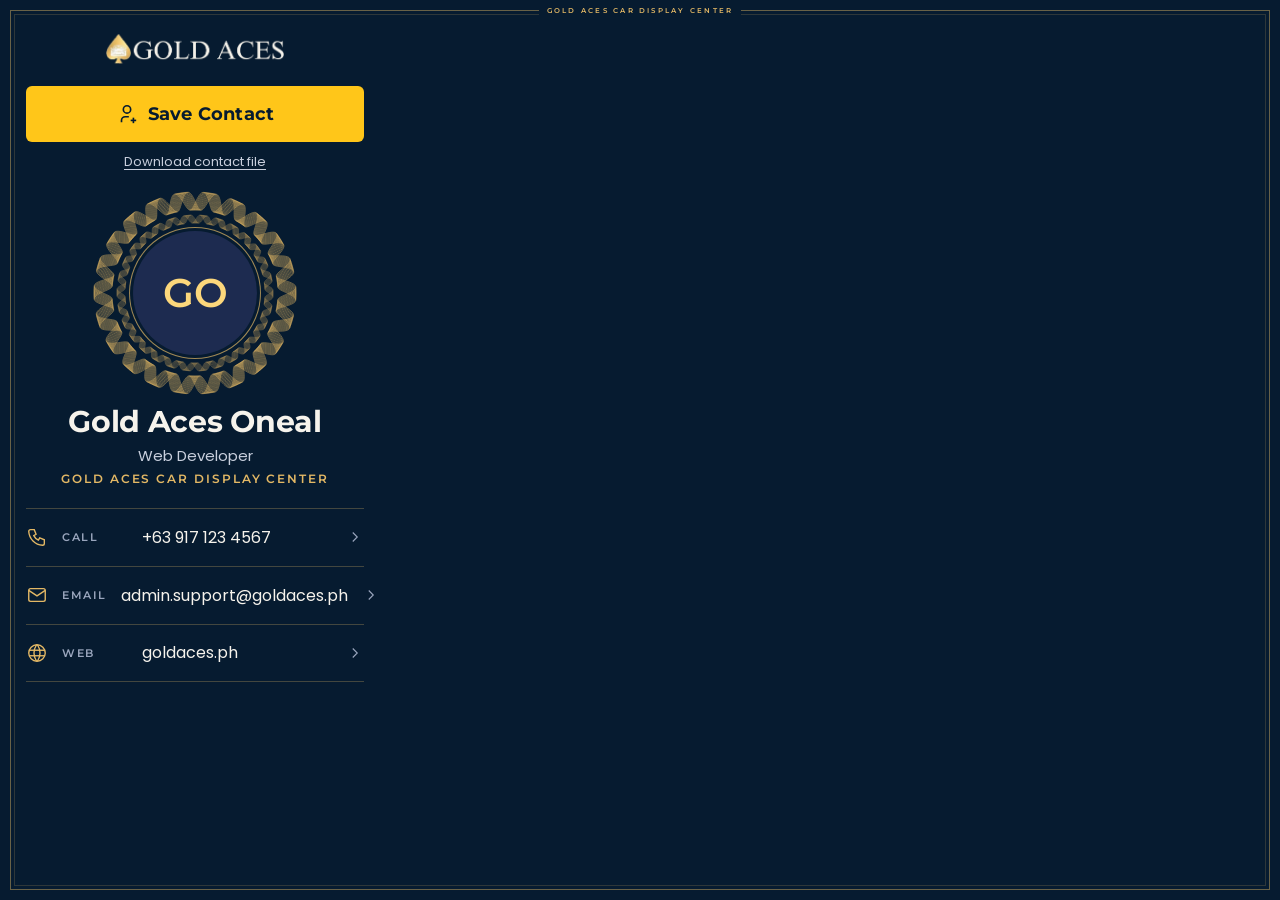
<file: .impeccable/mocks/decision/assigned.html>
<!doctype html><html lang="en"><head><meta charset="utf-8"><meta name="viewport" content="width=390">
<link rel="preconnect" href="https://fonts.googleapis.com"><link rel="preconnect" href="https://fonts.gstatic.com" crossorigin>
<link href="https://fonts.googleapis.com/css2?family=Montserrat:wght@500;600;700;800&family=Poppins:wght@400;500;600&display=swap" rel="stylesheet">

<style>
*{box-sizing:border-box;margin:0}
html,body{width:390px;height:844px;overflow:hidden;background:#061b30;color:#f6f3ec;font-family:Poppins,sans-serif}
.sheet{position:absolute;inset:10px;border:1px solid rgba(227,184,101,.45);outline:1px solid rgba(227,184,101,.18);outline-offset:-5px}
.micro{position:absolute;left:0;right:0;top:-5px;text-align:center;font:600 7px/10px Montserrat;letter-spacing:.32em;color:#e3b865}
.micro span{background:#061b30;padding:0 8px}
.wrap{position:relative;padding:34px 26px 0;text-align:center}
.logo{width:178px;display:block;margin:0 auto 22px}
.save{display:flex;align-items:center;justify-content:center;gap:10px;height:56px;border-radius:6px;background:#ffc619;color:#061b30;font:700 18px Montserrat;letter-spacing:.01em}
.save svg{width:22px;height:22px;stroke:#061b30;fill:none;stroke-width:1.8}
.dl{display:inline-block;margin-top:10px;font-size:13px;color:#c8cfdd;text-decoration:underline;text-underline-offset:3px}
.seal{position:relative;width:212px;height:212px;margin:14px auto 6px}
.seal svg{position:absolute;inset:0;width:100%;height:100%;fill:none;stroke:#e3b865;stroke-width:.45}
.photo{position:absolute;inset:44px;border-radius:50%;background:#1d2b50;display:grid;place-items:center;font:600 40px Montserrat;color:#fcd77b;box-shadow:0 0 0 3px #061b30,0 0 0 4px rgba(227,184,101,.7)}
h1{font:700 30px/1.1 Montserrat;letter-spacing:-.01em}
.role{margin-top:6px;font-size:15px;color:#c8cfdd}
.co{margin-top:4px;font:600 12px Montserrat;letter-spacing:.16em;text-transform:uppercase;color:#e3b865}
.rows{margin:22px 0 0;padding:0;list-style:none;text-align:left}
.rows li{display:flex;align-items:center;gap:14px;height:58px;border-top:1px solid rgba(227,184,101,.28)}
.rows li:last-child{border-bottom:1px solid rgba(227,184,101,.28)}
.rows svg{width:22px;height:22px;stroke:#e3b865;fill:none;stroke-width:1.5;flex:none}
.rows .k{font:600 11px Montserrat;letter-spacing:.14em;text-transform:uppercase;color:#9aa6bd;width:66px}
.rows .v{flex:1;font-size:16px;font-variant-numeric:tabular-nums lining-nums}
.rows .chev{width:18px;height:18px;stroke:#9aa6bd}
</style></head><body>
<div class="sheet"><div class="micro"><span>GOLD ACES CAR DISPLAY CENTER</span></div></div>
<div class="wrap">
  <img class="logo" src="[data-uri]" alt="Gold Aces">
  <div class="save"><svg viewBox="0 0 24 24"><path d="M8 7a4 4 0 1 0 8 0a4 4 0 0 0 -8 0"/><path d="M16 19h6"/><path d="M19 16v6"/><path d="M6 21v-2a4 4 0 0 1 4 -4h4"/></svg>Save Contact</div>
  <span class="dl">Download contact file</span>
  <div class="seal"><svg viewBox="-106 -106 212 212"><path d="M92.00,0.00L93.71,0.82L95.36,1.66L96.87,2.54L98.19,3.43L99.28,4.33L100.08,5.25L100.58,6.15L100.75,7.05L100.58,7.92L100.07,8.76L99.26,9.56L98.15,10.32L96.79,11.03L95.23,11.69L93.52,12.31L91.73,12.89L89.90,13.44L88.12,13.96L86.43,14.46L84.91,14.97L83.58,15.49L82.51,16.04L81.72,16.63L81.23,17.27L81.07,17.97L81.21,18.75L81.66,19.60L82.39,20.54L83.35,21.56L84.52,22.65L85.83,23.80L87.23,25.01L88.66,26.26L90.06,27.53L91.37,28.81L92.53,30.06L93.49,31.28L94.20,32.44L94.64,33.51L94.78,34.50L94.60,35.37L94.11,36.12L93.31,36.75L92.22,37.26L90.88,37.64L89.32,37.91L87.59,38.09L85.76,38.18L83.86,38.22L81.96,38.22L80.13,38.22L78.40,38.24L76.84,38.31L75.49,38.46L74.37,38.71L73.52,39.09L72.95,39.61L72.67,40.28L72.67,41.11L72.92,42.10L73.42,43.25L74.11,44.53L74.96,45.93L75.92,47.44L76.93,49.01L77.95,50.62L78.91,52.23L79.77,53.81L80.49,55.32L81.01,56.72L81.31,58.00L81.35,59.11L81.14,60.04L80.64,60.77L79.89,61.30L78.87,61.62L77.63,61.75L76.18,61.69L74.57,61.47L72.83,61.12L71.03,60.66L69.20,60.15L67.39,59.62L65.65,59.11L64.02,58.67L62.55,58.33L61.26,58.13L60.18,58.11L59.32,58.29L58.69,58.69L58.29,59.32L58.11,60.18L58.13,61.26L58.33,62.55L58.67,64.02L59.11,65.65L59.62,67.39L60.15,69.20L60.66,71.03L61.12,72.83L61.47,74.57L61.69,76.18L61.75,77.63L61.62,78.87L61.30,79.89L60.77,80.64L60.04,81.14L59.11,81.35L58.00,81.31L56.72,81.01L55.32,80.49L53.81,79.77L52.23,78.91L50.62,77.95L49.01,76.93L47.44,75.92L45.93,74.96L44.53,74.11L43.25,73.42L42.10,72.92L41.11,72.67L40.28,72.67L39.61,72.95L39.09,73.52L38.71,74.37L38.46,75.49L38.31,76.84L38.24,78.40L38.22,80.13L38.22,81.96L38.22,83.86L38.18,85.76L38.09,87.59L37.91,89.32L37.64,90.88L37.26,92.22L36.75,93.31L36.12,94.11L35.37,94.60L34.50,94.78L33.51,94.64L32.44,94.20L31.28,93.49L30.06,92.53L28.81,91.37L27.53,90.06L26.26,88.66L25.01,87.23L23.80,85.83L22.65,84.52L21.56,83.35L20.54,82.39L19.60,81.66L18.75,81.21L17.97,81.07L17.27,81.23L16.63,81.72L16.04,82.51L15.49,83.58L14.97,84.91L14.46,86.43L13.96,88.12L13.44,89.90L12.89,91.73L12.31,93.52L11.69,95.23L11.03,96.79L10.32,98.15L9.56,99.26L8.76,100.07L7.92,100.58L7.05,100.75L6.15,100.58L5.25,100.08L4.33,99.28L3.43,98.19L2.54,96.87L1.66,95.36L0.82,93.71L0.00,92.00L-0.79,90.28L-1.55,88.62L-2.28,87.07L-2.99,85.70L-3.69,84.55L-4.38,83.66L-5.08,83.08L-5.79,82.80L-6.52,82.85L-7.28,83.22L-8.08,83.90L-8.92,84.84L-9.80,86.03L-10.73,87.40L-11.70,88.90L-12.72,90.48L-13.76,92.07L-14.83,93.61L-15.90,95.04L-16.98,96.30L-18.04,97.34L-19.07,98.11L-20.06,98.59L-20.99,98.74L-21.85,98.57L-22.64,98.07L-23.35,97.26L-23.97,96.15L-24.51,94.79L-24.98,93.21L-25.37,91.48L-25.70,89.64L-26.00,87.76L-26.26,85.90L-26.52,84.11L-26.79,82.47L-27.10,81.00L-27.47,79.77L-27.91,78.80L-28.43,78.12L-29.07,77.75L-29.82,77.67L-30.68,77.89L-31.67,78.38L-32.77,79.12L-33.98,80.05L-35.28,81.14L-36.66,82.34L-38.09,83.57L-39.54,84.80L-41.00,85.95L-42.42,86.98L-43.79,87.83L-45.07,88.46L-46.25,88.84L-47.29,88.94L-48.19,88.75L-48.92,88.26L-49.49,87.48L-49.90,86.42L-50.14,85.12L-50.24,83.61L-50.20,81.93L-50.07,80.12L-49.85,78.25L-49.59,76.37L-49.33,74.52L-49.08,72.77L-48.90,71.15L-48.81,69.71L-48.85,68.49L-49.05,67.50L-49.41,66.77L-49.96,66.30L-50.71,66.09L-51.66,66.12L-52.80,66.37L-54.11,66.82L-55.57,67.41L-57.16,68.12L-58.83,68.89L-60.56,69.67L-62.30,70.42L-64.01,71.09L-65.64,71.64L-67.16,72.02L-68.52,72.21L-69.71,72.18L-70.68,71.92L-71.42,71.42L-71.92,70.68L-72.18,69.71L-72.21,68.52L-72.02,67.16L-71.64,65.64L-71.09,64.01L-70.42,62.30L-69.67,60.56L-68.89,58.83L-68.12,57.16L-67.41,55.57L-66.82,54.11L-66.37,52.80L-66.12,51.66L-66.09,50.71L-66.30,49.96L-66.77,49.41L-67.50,49.05L-68.49,48.85L-69.71,48.81L-71.15,48.90L-72.77,49.08L-74.52,49.33L-76.37,49.59L-78.25,49.85L-80.12,50.07L-81.93,50.20L-83.61,50.24L-85.12,50.14L-86.42,49.90L-87.48,49.49L-88.26,48.92L-88.75,48.19L-88.94,47.29L-88.84,46.25L-88.46,45.07L-87.83,43.79L-86.98,42.42L-85.95,41.00L-84.80,39.54L-83.57,38.09L-82.34,36.66L-81.14,35.28L-80.05,33.98L-79.12,32.77L-78.38,31.67L-77.89,30.68L-77.67,29.82L-77.75,29.07L-78.12,28.43L-78.80,27.91L-79.77,27.47L-81.00,27.10L-82.47,26.79L-84.11,26.52L-85.90,26.26L-87.76,26.00L-89.64,25.70L-91.48,25.37L-93.21,24.98L-94.79,24.51L-96.15,23.97L-97.26,23.35L-98.07,22.64L-98.57,21.85L-98.74,20.99L-98.59,20.06L-98.11,19.07L-97.34,18.04L-96.30,16.98L-95.04,15.90L-93.61,14.83L-92.07,13.76L-90.48,12.72L-88.90,11.70L-87.40,10.73L-86.03,9.80L-84.84,8.92L-83.90,8.08L-83.22,7.28L-82.85,6.52L-82.80,5.79L-83.08,5.08L-83.66,4.38L-84.55,3.69L-85.70,2.99L-87.07,2.28L-88.62,1.55L-90.28,0.79L-92.00,0.00L-93.71,-0.82L-95.36,-1.66L-96.87,-2.54L-98.19,-3.43L-99.28,-4.33L-100.08,-5.25L-100.58,-6.15L-100.75,-7.05L-100.58,-7.92L-100.07,-8.76L-99.26,-9.56L-98.15,-10.32L-96.79,-11.03L-95.23,-11.69L-93.52,-12.31L-91.73,-12.89L-89.90,-13.44L-88.12,-13.96L-86.43,-14.46L-84.91,-14.97L-83.58,-15.49L-82.51,-16.04L-81.72,-16.63L-81.23,-17.27L-81.07,-17.97L-81.21,-18.75L-81.66,-19.60L-82.39,-20.54L-83.35,-21.56L-84.52,-22.65L-85.83,-23.80L-87.23,-25.01L-88.66,-26.26L-90.06,-27.53L-91.37,-28.81L-92.53,-30.06L-93.49,-31.28L-94.20,-32.44L-94.64,-33.51L-94.78,-34.50L-94.60,-35.37L-94.11,-36.12L-93.31,-36.75L-92.22,-37.26L-90.88,-37.64L-89.32,-37.91L-87.59,-38.09L-85.76,-38.18L-83.86,-38.22L-81.96,-38.22L-80.13,-38.22L-78.40,-38.24L-76.84,-38.31L-75.49,-38.46L-74.37,-38.71L-73.52,-39.09L-72.95,-39.61L-72.67,-40.28L-72.67,-41.11L-72.92,-42.10L-73.42,-43.25L-74.11,-44.53L-74.96,-45.93L-75.92,-47.44L-76.93,-49.01L-77.95,-50.62L-78.91,-52.23L-79.77,-53.81L-80.49,-55.32L-81.01,-56.72L-81.31,-58.00L-81.35,-59.11L-81.14,-60.04L-80.64,-60.77L-79.89,-61.30L-78.87,-61.62L-77.63,-61.75L-76.18,-61.69L-74.57,-61.47L-72.83,-61.12L-71.03,-60.66L-69.20,-60.15L-67.39,-59.62L-65.65,-59.11L-64.02,-58.67L-62.55,-58.33L-61.26,-58.13L-60.18,-58.11L-59.32,-58.29L-58.69,-58.69L-58.29,-59.32L-58.11,-60.18L-58.13,-61.26L-58.33,-62.55L-58.67,-64.02L-59.11,-65.65L-59.62,-67.39L-60.15,-69.20L-60.66,-71.03L-61.12,-72.83L-61.47,-74.57L-61.69,-76.18L-61.75,-77.63L-61.62,-78.87L-61.30,-79.89L-60.77,-80.64L-60.04,-81.14L-59.11,-81.35L-58.00,-81.31L-56.72,-81.01L-55.32,-80.49L-53.81,-79.77L-52.23,-78.91L-50.62,-77.95L-49.01,-76.93L-47.44,-75.92L-45.93,-74.96L-44.53,-74.11L-43.25,-73.42L-42.10,-72.92L-41.11,-72.67L-40.28,-72.67L-39.61,-72.95L-39.09,-73.52L-38.71,-74.37L-38.46,-75.49L-38.31,-76.84L-38.24,-78.40L-38.22,-80.13L-38.22,-81.96L-38.22,-83.86L-38.18,-85.76L-38.09,-87.59L-37.91,-89.32L-37.64,-90.88L-37.26,-92.22L-36.75,-93.31L-36.12,-94.11L-35.37,-94.60L-34.50,-94.78L-33.51,-94.64L-32.44,-94.20L-31.28,-93.49L-30.06,-92.53L-28.81,-91.37L-27.53,-90.06L-26.26,-88.66L-25.01,-87.23L-23.80,-85.83L-22.65,-84.52L-21.56,-83.35L-20.54,-82.39L-19.60,-81.66L-18.75,-81.21L-17.97,-81.07L-17.27,-81.23L-16.63,-81.72L-16.04,-82.51L-15.49,-83.58L-14.97,-84.91L-14.46,-86.43L-13.96,-88.12L-13.44,-89.90L-12.89,-91.73L-12.31,-93.52L-11.69,-95.23L-11.03,-96.79L-10.32,-98.15L-9.56,-99.26L-8.76,-100.07L-7.92,-100.58L-7.05,-100.75L-6.15,-100.58L-5.25,-100.08L-4.33,-99.28L-3.43,-98.19L-2.54,-96.87L-1.66,-95.36L-0.82,-93.71L-0.00,-92.00L0.79,-90.28L1.55,-88.62L2.28,-87.07L2.99,-85.70L3.69,-84.55L4.38,-83.66L5.08,-83.08L5.79,-82.80L6.52,-82.85L7.28,-83.22L8.08,-83.90L8.92,-84.84L9.80,-86.03L10.73,-87.40L11.70,-88.90L12.72,-90.48L13.76,-92.07L14.83,-93.61L15.90,-95.04L16.98,-96.30L18.04,-97.34L19.07,-98.11L20.06,-98.59L20.99,-98.74L21.85,-98.57L22.64,-98.07L23.35,-97.26L23.97,-96.15L24.51,-94.79L24.98,-93.21L25.37,-91.48L25.70,-89.64L26.00,-87.76L26.26,-85.90L26.52,-84.11L26.79,-82.47L27.10,-81.00L27.47,-79.77L27.91,-78.80L28.43,-78.12L29.07,-77.75L29.82,-77.67L30.68,-77.89L31.67,-78.38L32.77,-79.12L33.98,-80.05L35.28,-81.14L36.66,-82.34L38.09,-83.57L39.54,-84.80L41.00,-85.95L42.42,-86.98L43.79,-87.83L45.07,-88.46L46.25,-88.84L47.29,-88.94L48.19,-88.75L48.92,-88.26L49.49,-87.48L49.90,-86.42L50.14,-85.12L50.24,-83.61L50.20,-81.93L50.07,-80.12L49.85,-78.25L49.59,-76.37L49.33,-74.52L49.08,-72.77L48.90,-71.15L48.81,-69.71L48.85,-68.49L49.05,-67.50L49.41,-66.77L49.96,-66.30L50.71,-66.09L51.66,-66.12L52.80,-66.37L54.11,-66.82L55.57,-67.41L57.16,-68.12L58.83,-68.89L60.56,-69.67L62.30,-70.42L64.01,-71.09L65.64,-71.64L67.16,-72.02L68.52,-72.21L69.71,-72.18L70.68,-71.92L71.42,-71.42L71.92,-70.68L72.18,-69.71L72.21,-68.52L72.02,-67.16L71.64,-65.64L71.09,-64.01L70.42,-62.30L69.67,-60.56L68.89,-58.83L68.12,-57.16L67.41,-55.57L66.82,-54.11L66.37,-52.80L66.12,-51.66L66.09,-50.71L66.30,-49.96L66.77,-49.41L67.50,-49.05L68.49,-48.85L69.71,-48.81L71.15,-48.90L72.77,-49.08L74.52,-49.33L76.37,-49.59L78.25,-49.85L80.12,-50.07L81.93,-50.20L83.61,-50.24L85.12,-50.14L86.42,-49.90L87.48,-49.49L88.26,-48.92L88.75,-48.19L88.94,-47.29L88.84,-46.25L88.46,-45.07L87.83,-43.79L86.98,-42.42L85.95,-41.00L84.80,-39.54L83.57,-38.09L82.34,-36.66L81.14,-35.28L80.05,-33.98L79.12,-32.77L78.38,-31.67L77.89,-30.68L77.67,-29.82L77.75,-29.07L78.12,-28.43L78.80,-27.91L79.77,-27.47L81.00,-27.10L82.47,-26.79L84.11,-26.52L85.90,-26.26L87.76,-26.00L89.64,-25.70L91.48,-25.37L93.21,-24.98L94.79,-24.51L96.15,-23.97L97.26,-23.35L98.07,-22.64L98.57,-21.85L98.74,-20.99L98.59,-20.06L98.11,-19.07L97.34,-18.04L96.30,-16.98L95.04,-15.90L93.61,-14.83L92.07,-13.76L90.48,-12.72L88.90,-11.70L87.40,-10.73L86.03,-9.80L84.84,-8.92L83.90,-8.08L83.22,-7.28L82.85,-6.52L82.80,-5.79L83.08,-5.08L83.66,-4.38L84.55,-3.69L85.70,-2.99L87.07,-2.28L88.62,-1.55L90.28,-0.79Z"/>
<path d="M94.33,0.00L95.94,0.84L97.40,1.70L98.65,2.58L99.65,3.48L100.36,4.38L100.75,5.28L100.81,6.17L100.52,7.03L99.91,7.86L98.99,8.66L97.80,9.42L96.37,10.13L94.76,10.80L93.02,11.42L91.21,12.01L89.40,12.56L87.66,13.10L86.03,13.63L84.57,14.15L83.34,14.70L82.38,15.27L81.70,15.88L81.34,16.55L81.29,17.28L81.56,18.08L82.13,18.96L82.95,19.92L84.01,20.95L85.25,22.05L86.62,23.21L88.05,24.42L89.49,25.66L90.88,26.92L92.15,28.17L93.26,29.40L94.15,30.59L94.78,31.71L95.13,32.75L95.16,33.70L94.88,34.53L94.28,35.25L93.38,35.84L92.20,36.32L90.78,36.68L89.15,36.93L87.38,37.09L85.52,37.18L83.62,37.23L81.74,37.25L79.93,37.27L78.26,37.33L76.77,37.44L75.50,37.64L74.49,37.95L73.74,38.39L73.29,38.97L73.11,39.70L73.22,40.59L73.58,41.63L74.16,42.82L74.93,44.14L75.85,45.57L76.85,47.09L77.89,48.67L78.91,50.27L79.86,51.86L80.69,53.41L81.36,54.88L81.82,56.23L82.04,57.45L82.01,58.50L81.70,59.36L81.12,60.03L80.27,60.49L79.17,60.75L77.85,60.82L76.34,60.72L74.67,60.47L72.90,60.10L71.08,59.64L69.24,59.14L67.45,58.63L65.74,58.16L64.16,57.77L62.75,57.50L61.53,57.38L60.53,57.44L59.75,57.70L59.22,58.19L58.91,58.91L58.81,59.85L58.92,61.01L59.18,62.37L59.58,63.89L60.07,65.56L60.62,67.32L61.17,69.14L61.69,70.96L62.13,72.74L62.45,74.43L62.64,75.99L62.65,77.36L62.47,78.53L62.08,79.46L61.48,80.13L60.68,80.53L59.69,80.66L58.51,80.54L57.18,80.17L55.73,79.59L54.18,78.84L52.58,77.95L50.95,76.98L49.34,75.98L47.78,75.00L46.30,74.09L44.92,73.31L43.68,72.70L42.59,72.30L41.65,72.15L40.88,72.26L40.27,72.65L39.81,73.33L39.50,74.28L39.30,75.49L39.20,76.93L39.16,78.55L39.18,80.32L39.20,82.19L39.21,84.09L39.18,85.97L39.08,87.78L38.89,89.45L38.60,90.94L38.19,92.20L37.65,93.19L36.98,93.89L36.19,94.28L35.28,94.35L34.26,94.12L33.14,93.59L31.95,92.79L30.71,91.77L29.43,90.56L28.13,89.23L26.85,87.83L25.60,86.42L24.39,85.06L23.24,83.80L22.16,82.72L21.17,81.85L20.25,81.23L19.42,80.90L18.67,80.87L17.99,81.17L17.38,81.77L16.82,82.67L16.30,83.85L15.80,85.26L15.32,86.86L14.83,88.59L14.32,90.40L13.78,92.23L13.21,94.01L12.60,95.67L11.93,97.17L11.22,98.46L10.45,99.47L9.65,100.19L8.80,100.58L7.92,100.64L7.02,100.36L6.10,99.76L5.18,98.86L4.27,97.69L3.36,96.30L2.48,94.75L1.62,93.08L0.80,91.37L0.00,89.67L-0.77,88.05L-1.51,86.57L-2.23,85.28L-2.94,84.23L-3.64,83.46L-4.35,83.00L-5.07,82.85L-5.81,83.03L-6.57,83.52L-7.38,84.31L-8.22,85.35L-9.10,86.62L-10.03,88.06L-11.00,89.61L-12.01,91.21L-13.04,92.81L-14.10,94.32L-15.16,95.71L-16.22,96.90L-17.26,97.86L-18.26,98.54L-19.23,98.92L-20.14,98.97L-20.98,98.68L-21.74,98.08L-22.43,97.16L-23.04,95.96L-23.57,94.52L-24.02,92.89L-24.41,91.12L-24.75,89.26L-25.06,87.38L-25.34,85.54L-25.62,83.81L-25.93,82.22L-26.27,80.85L-26.67,79.71L-27.15,78.85L-27.72,78.29L-28.40,78.03L-29.19,78.07L-30.10,78.40L-31.12,79.00L-32.25,79.83L-33.48,80.84L-34.80,81.99L-36.19,83.22L-37.61,84.48L-39.05,85.70L-40.49,86.83L-41.88,87.81L-43.22,88.61L-44.46,89.16L-45.58,89.46L-46.57,89.47L-47.42,89.18L-48.10,88.59L-48.62,87.71L-48.98,86.57L-49.18,85.19L-49.25,83.61L-49.19,81.87L-49.05,80.04L-48.84,78.15L-48.59,76.27L-48.35,74.45L-48.15,72.74L-48.01,71.18L-47.99,69.82L-48.09,68.68L-48.35,67.79L-48.79,67.16L-49.42,66.79L-50.25,66.68L-51.26,66.80L-52.46,67.14L-53.82,67.66L-55.33,68.32L-56.94,69.08L-58.63,69.88L-60.36,70.67L-62.08,71.42L-63.76,72.07L-65.35,72.58L-66.81,72.91L-68.11,73.04L-69.22,72.94L-70.11,72.61L-70.78,72.02L-71.20,71.20L-71.39,70.15L-71.35,68.90L-71.10,67.47L-70.67,65.91L-70.10,64.23L-69.42,62.50L-68.67,60.75L-67.91,59.03L-67.17,57.37L-66.52,55.82L-65.99,54.40L-65.63,53.15L-65.47,52.08L-65.54,51.20L-65.85,50.53L-66.42,50.05L-67.25,49.76L-68.32,49.64L-69.63,49.67L-71.13,49.81L-72.80,50.04L-74.59,50.31L-76.46,50.60L-78.34,50.87L-80.19,51.09L-81.95,51.21L-83.58,51.22L-85.02,51.09L-86.24,50.80L-87.20,50.35L-87.89,49.72L-88.28,48.93L-88.37,47.98L-88.18,46.89L-87.72,45.66L-87.02,44.34L-86.12,42.94L-85.05,41.48L-83.89,40.01L-82.67,38.55L-81.46,37.12L-80.31,35.76L-79.29,34.48L-78.43,33.29L-77.80,32.22L-77.41,31.28L-77.31,30.45L-77.50,29.75L-77.99,29.16L-78.79,28.68L-79.86,28.28L-81.18,27.95L-82.72,27.68L-84.43,27.43L-86.25,27.19L-88.13,26.94L-90.01,26.66L-91.82,26.33L-93.50,25.93L-95.01,25.46L-96.29,24.90L-97.31,24.26L-98.02,23.53L-98.41,22.72L-98.47,21.83L-98.21,20.87L-97.63,19.86L-96.77,18.81L-95.66,17.73L-94.35,16.64L-92.89,15.54L-91.33,14.47L-89.75,13.41L-88.20,12.40L-86.75,11.42L-85.45,10.49L-84.36,9.61L-83.52,8.78L-82.96,7.99L-82.72,7.24L-82.79,6.52L-83.19,5.82L-83.90,5.13L-84.89,4.45L-86.13,3.76L-87.58,3.06L-89.19,2.34L-90.89,1.59L-92.62,0.81L-94.33,0.00L-95.94,-0.84L-97.40,-1.70L-98.65,-2.58L-99.65,-3.48L-100.36,-4.38L-100.75,-5.28L-100.81,-6.17L-100.52,-7.03L-99.91,-7.86L-98.99,-8.66L-97.80,-9.42L-96.37,-10.13L-94.76,-10.80L-93.02,-11.42L-91.21,-12.01L-89.40,-12.56L-87.66,-13.10L-86.03,-13.63L-84.57,-14.15L-83.34,-14.70L-82.38,-15.27L-81.70,-15.88L-81.34,-16.55L-81.29,-17.28L-81.56,-18.08L-82.13,-18.96L-82.95,-19.92L-84.01,-20.95L-85.25,-22.05L-86.62,-23.21L-88.05,-24.42L-89.49,-25.66L-90.88,-26.92L-92.15,-28.17L-93.26,-29.40L-94.15,-30.59L-94.78,-31.71L-95.13,-32.75L-95.16,-33.70L-94.88,-34.53L-94.28,-35.25L-93.38,-35.84L-92.20,-36.32L-90.78,-36.68L-89.15,-36.93L-87.38,-37.09L-85.52,-37.18L-83.62,-37.23L-81.74,-37.25L-79.93,-37.27L-78.26,-37.33L-76.77,-37.44L-75.50,-37.64L-74.49,-37.95L-73.74,-38.39L-73.29,-38.97L-73.11,-39.70L-73.22,-40.59L-73.58,-41.63L-74.16,-42.82L-74.93,-44.14L-75.85,-45.57L-76.85,-47.09L-77.89,-48.67L-78.91,-50.27L-79.86,-51.86L-80.69,-53.41L-81.36,-54.88L-81.82,-56.23L-82.04,-57.45L-82.01,-58.50L-81.70,-59.36L-81.12,-60.03L-80.27,-60.49L-79.17,-60.75L-77.85,-60.82L-76.34,-60.72L-74.67,-60.47L-72.90,-60.10L-71.08,-59.64L-69.24,-59.14L-67.45,-58.63L-65.74,-58.16L-64.16,-57.77L-62.75,-57.50L-61.53,-57.38L-60.53,-57.44L-59.75,-57.70L-59.22,-58.19L-58.91,-58.91L-58.81,-59.85L-58.92,-61.01L-59.18,-62.37L-59.58,-63.89L-60.07,-65.56L-60.62,-67.32L-61.17,-69.14L-61.69,-70.96L-62.13,-72.74L-62.45,-74.43L-62.64,-75.99L-62.65,-77.36L-62.47,-78.53L-62.08,-79.46L-61.48,-80.13L-60.68,-80.53L-59.69,-80.66L-58.51,-80.54L-57.18,-80.17L-55.73,-79.59L-54.18,-78.84L-52.58,-77.95L-50.95,-76.98L-49.34,-75.98L-47.78,-75.00L-46.30,-74.09L-44.92,-73.31L-43.68,-72.70L-42.59,-72.30L-41.65,-72.15L-40.88,-72.26L-40.27,-72.65L-39.81,-73.33L-39.50,-74.28L-39.30,-75.49L-39.20,-76.93L-39.16,-78.55L-39.18,-80.32L-39.20,-82.19L-39.21,-84.09L-39.18,-85.97L-39.08,-87.78L-38.89,-89.45L-38.60,-90.94L-38.19,-92.20L-37.65,-93.19L-36.98,-93.89L-36.19,-94.28L-35.28,-94.35L-34.26,-94.12L-33.14,-93.59L-31.95,-92.79L-30.71,-91.77L-29.43,-90.56L-28.13,-89.23L-26.85,-87.83L-25.60,-86.42L-24.39,-85.06L-23.24,-83.80L-22.16,-82.72L-21.17,-81.85L-20.25,-81.23L-19.42,-80.90L-18.67,-80.87L-17.99,-81.17L-17.38,-81.77L-16.82,-82.67L-16.30,-83.85L-15.80,-85.26L-15.32,-86.86L-14.83,-88.59L-14.32,-90.40L-13.78,-92.23L-13.21,-94.01L-12.60,-95.67L-11.93,-97.17L-11.22,-98.46L-10.45,-99.47L-9.65,-100.19L-8.80,-100.58L-7.92,-100.64L-7.02,-100.36L-6.10,-99.76L-5.18,-98.86L-4.27,-97.69L-3.36,-96.30L-2.48,-94.75L-1.62,-93.08L-0.80,-91.37L-0.00,-89.67L0.77,-88.05L1.51,-86.57L2.23,-85.28L2.94,-84.23L3.64,-83.46L4.35,-83.00L5.07,-82.85L5.81,-83.03L6.57,-83.52L7.38,-84.31L8.22,-85.35L9.10,-86.62L10.03,-88.06L11.00,-89.61L12.01,-91.21L13.04,-92.81L14.10,-94.32L15.16,-95.71L16.22,-96.90L17.26,-97.86L18.26,-98.54L19.23,-98.92L20.14,-98.97L20.98,-98.68L21.74,-98.08L22.43,-97.16L23.04,-95.96L23.57,-94.52L24.02,-92.89L24.41,-91.12L24.75,-89.26L25.06,-87.38L25.34,-85.54L25.62,-83.81L25.93,-82.22L26.27,-80.85L26.67,-79.71L27.15,-78.85L27.72,-78.29L28.40,-78.03L29.19,-78.07L30.10,-78.40L31.12,-79.00L32.25,-79.83L33.48,-80.84L34.80,-81.99L36.19,-83.22L37.61,-84.48L39.05,-85.70L40.49,-86.83L41.88,-87.81L43.22,-88.61L44.46,-89.16L45.58,-89.46L46.57,-89.47L47.42,-89.18L48.10,-88.59L48.62,-87.71L48.98,-86.57L49.18,-85.19L49.25,-83.61L49.19,-81.87L49.05,-80.04L48.84,-78.15L48.59,-76.27L48.35,-74.45L48.15,-72.74L48.01,-71.18L47.99,-69.82L48.09,-68.68L48.35,-67.79L48.79,-67.16L49.42,-66.79L50.25,-66.68L51.26,-66.80L52.46,-67.14L53.82,-67.66L55.33,-68.32L56.94,-69.08L58.63,-69.88L60.36,-70.67L62.08,-71.42L63.76,-72.07L65.35,-72.58L66.81,-72.91L68.11,-73.04L69.22,-72.94L70.11,-72.61L70.78,-72.02L71.20,-71.20L71.39,-70.15L71.35,-68.90L71.10,-67.47L70.67,-65.91L70.10,-64.23L69.42,-62.50L68.67,-60.75L67.91,-59.03L67.17,-57.37L66.52,-55.82L65.99,-54.40L65.63,-53.15L65.47,-52.08L65.54,-51.20L65.85,-50.53L66.42,-50.05L67.25,-49.76L68.32,-49.64L69.63,-49.67L71.13,-49.81L72.80,-50.04L74.59,-50.31L76.46,-50.60L78.34,-50.87L80.19,-51.09L81.95,-51.21L83.58,-51.22L85.02,-51.09L86.24,-50.80L87.20,-50.35L87.89,-49.72L88.28,-48.93L88.37,-47.98L88.18,-46.89L87.72,-45.66L87.02,-44.34L86.12,-42.94L85.05,-41.48L83.89,-40.01L82.67,-38.55L81.46,-37.12L80.31,-35.76L79.29,-34.48L78.43,-33.29L77.80,-32.22L77.41,-31.28L77.31,-30.45L77.50,-29.75L77.99,-29.16L78.79,-28.68L79.86,-28.28L81.18,-27.95L82.72,-27.68L84.43,-27.43L86.25,-27.19L88.13,-26.94L90.01,-26.66L91.82,-26.33L93.50,-25.93L95.01,-25.46L96.29,-24.90L97.31,-24.26L98.02,-23.53L98.41,-22.72L98.47,-21.83L98.21,-20.87L97.63,-19.86L96.77,-18.81L95.66,-17.73L94.35,-16.64L92.89,-15.54L91.33,-14.47L89.75,-13.41L88.20,-12.40L86.75,-11.42L85.45,-10.49L84.36,-9.61L83.52,-8.78L82.96,-7.99L82.72,-7.24L82.79,-6.52L83.19,-5.82L83.90,-5.13L84.89,-4.45L86.13,-3.76L87.58,-3.06L89.19,-2.34L90.89,-1.59L92.62,-0.81Z"/>
<path d="M96.50,0.00L97.90,0.85L99.08,1.73L99.98,2.62L100.59,3.51L100.87,4.40L100.81,5.28L100.42,6.14L99.70,6.97L98.69,7.77L97.41,8.52L95.92,9.24L94.26,9.91L92.50,10.54L90.69,11.14L88.90,11.70L87.20,12.25L85.63,12.80L84.26,13.35L83.13,13.91L82.27,14.51L81.72,15.15L81.48,15.84L81.56,16.59L81.95,17.42L82.62,18.32L83.55,19.29L84.69,20.33L86.00,21.44L87.41,22.60L88.87,23.81L90.31,25.04L91.68,26.29L92.91,27.52L93.96,28.73L94.77,29.88L95.32,30.97L95.56,31.97L95.49,32.88L95.10,33.68L94.40,34.36L93.40,34.92L92.13,35.37L90.64,35.70L88.96,35.94L87.15,36.10L85.26,36.19L83.36,36.25L81.51,36.29L79.75,36.34L78.14,36.44L76.72,36.60L75.55,36.85L74.63,37.21L74.00,37.70L73.65,38.34L73.59,39.13L73.80,40.07L74.26,41.16L74.93,42.40L75.78,43.75L76.75,45.21L77.79,46.74L78.84,48.32L79.87,49.91L80.80,51.48L81.59,52.99L82.21,54.41L82.60,55.71L82.74,56.87L82.62,57.85L82.22,58.65L81.55,59.25L80.61,59.65L79.43,59.86L78.04,59.88L76.46,59.74L74.75,59.46L72.95,59.08L71.11,58.62L69.28,58.13L67.50,57.65L65.83,57.23L64.31,56.89L62.96,56.69L61.82,56.64L60.90,56.79L60.22,57.14L59.77,57.72L59.55,58.52L59.54,59.54L59.72,60.77L60.06,62.19L60.52,63.77L61.05,65.47L61.62,67.25L62.19,69.07L62.70,70.87L63.13,72.62L63.43,74.26L63.57,75.76L63.53,77.06L63.28,78.15L62.83,78.99L62.17,79.57L61.30,79.89L60.24,79.93L59.00,79.73L57.62,79.30L56.12,78.67L54.53,77.88L52.91,76.98L51.27,76.01L49.66,75.03L48.11,74.09L46.66,73.24L45.32,72.53L44.13,72.01L43.09,71.71L42.21,71.66L41.50,71.88L40.95,72.38L40.56,73.17L40.30,74.22L40.15,75.51L40.10,77.03L40.11,78.71L40.15,80.52L40.19,82.41L40.21,84.31L40.18,86.17L40.07,87.93L39.87,89.55L39.55,90.96L39.11,92.13L38.53,93.03L37.83,93.63L36.99,93.91L36.04,93.88L34.98,93.55L33.82,92.93L32.60,92.06L31.33,90.98L30.03,89.74L28.72,88.39L27.43,86.99L26.17,85.61L24.97,84.29L23.83,83.11L22.77,82.11L21.79,81.34L20.90,80.83L20.10,80.62L19.38,80.72L18.73,81.13L18.15,81.86L17.61,82.87L17.12,84.14L16.64,85.63L16.18,87.29L15.70,89.06L15.21,90.89L14.68,92.72L14.12,94.47L13.50,96.09L12.84,97.52L12.12,98.72L11.35,99.64L10.54,100.25L9.68,100.53L8.79,100.48L7.88,100.09L6.95,99.39L6.02,98.40L5.09,97.16L4.18,95.71L3.29,94.12L2.42,92.44L1.58,90.73L0.78,89.07L0.00,87.50L-0.75,86.09L-1.48,84.89L-2.20,83.95L-2.91,83.30L-3.62,82.96L-4.35,82.94L-5.09,83.24L-5.86,83.85L-6.67,84.74L-7.51,85.89L-8.40,87.23L-9.33,88.73L-10.29,90.32L-11.29,91.94L-12.31,93.52L-13.35,95.01L-14.40,96.35L-15.44,97.47L-16.46,98.35L-17.44,98.93L-18.39,99.20L-19.27,99.14L-20.09,98.75L-20.84,98.03L-21.51,97.02L-22.10,95.73L-22.62,94.22L-23.07,92.54L-23.46,90.73L-23.81,88.87L-24.13,87.00L-24.43,85.20L-24.74,83.51L-25.07,82.00L-25.45,80.71L-25.89,79.68L-26.41,78.93L-27.02,78.48L-27.74,78.34L-28.57,78.50L-29.52,78.95L-30.57,79.65L-31.73,80.56L-32.99,81.64L-34.32,82.84L-35.70,84.11L-37.12,85.38L-38.55,86.59L-39.96,87.69L-41.33,88.62L-42.62,89.35L-43.81,89.83L-44.89,90.04L-45.83,89.95L-46.62,89.56L-47.25,88.87L-47.72,87.90L-48.04,86.67L-48.21,85.21L-48.25,83.57L-48.18,81.79L-48.03,79.93L-47.82,78.04L-47.60,76.17L-47.39,74.38L-47.23,72.72L-47.15,71.23L-47.18,69.94L-47.35,68.90L-47.69,68.10L-48.20,67.57L-48.90,67.31L-49.80,67.30L-50.88,67.52L-52.13,67.94L-53.54,68.53L-55.08,69.25L-56.72,70.04L-58.42,70.87L-60.14,71.67L-61.84,72.41L-63.49,73.03L-65.03,73.50L-66.43,73.78L-67.66,73.84L-68.70,73.67L-69.52,73.25L-70.10,72.59L-70.45,71.69L-70.57,70.57L-70.46,69.24L-70.17,67.76L-69.70,66.14L-69.10,64.44L-68.41,62.68L-67.67,60.93L-66.93,59.22L-66.24,57.59L-65.65,56.07L-65.19,54.70L-64.92,53.51L-64.85,52.51L-65.01,51.71L-65.42,51.11L-66.09,50.71L-67.01,50.50L-68.18,50.45L-69.56,50.54L-71.12,50.73L-72.84,51.00L-74.66,51.31L-76.53,51.62L-78.41,51.90L-80.23,52.10L-81.95,52.21L-83.51,52.18L-84.88,52.01L-86.01,51.68L-86.88,51.18L-87.47,50.50L-87.76,49.65L-87.76,48.65L-87.48,47.50L-86.95,46.23L-86.18,44.86L-85.23,43.43L-84.15,41.95L-82.97,40.47L-81.77,39.00L-80.59,37.58L-79.50,36.23L-78.54,34.97L-77.78,33.82L-77.24,32.79L-76.97,31.88L-76.98,31.10L-77.29,30.44L-77.90,29.90L-78.80,29.46L-79.97,29.11L-81.38,28.82L-82.99,28.58L-84.75,28.36L-86.60,28.14L-88.49,27.90L-90.35,27.62L-92.13,27.29L-93.76,26.89L-95.20,26.40L-96.39,25.83L-97.31,25.17L-97.91,24.41L-98.20,23.58L-98.15,22.66L-97.78,21.68L-97.11,20.64L-96.17,19.57L-94.99,18.46L-93.63,17.35L-92.14,16.25L-90.58,15.16L-89.02,14.10L-87.51,13.08L-86.12,12.10L-84.90,11.18L-83.91,10.30L-83.18,9.48L-82.74,8.70L-82.62,7.96L-82.82,7.25L-83.34,6.56L-84.16,5.89L-85.26,5.21L-86.59,4.54L-88.11,3.85L-89.77,3.13L-91.50,2.40L-93.24,1.63L-94.93,0.83L-96.50,0.00L-97.90,-0.85L-99.08,-1.73L-99.98,-2.62L-100.59,-3.51L-100.87,-4.40L-100.81,-5.28L-100.42,-6.14L-99.70,-6.97L-98.69,-7.77L-97.41,-8.52L-95.92,-9.24L-94.26,-9.91L-92.50,-10.54L-90.69,-11.14L-88.90,-11.70L-87.20,-12.25L-85.63,-12.80L-84.26,-13.35L-83.13,-13.91L-82.27,-14.51L-81.72,-15.15L-81.48,-15.84L-81.56,-16.59L-81.95,-17.42L-82.62,-18.32L-83.55,-19.29L-84.69,-20.33L-86.00,-21.44L-87.41,-22.60L-88.87,-23.81L-90.31,-25.04L-91.68,-26.29L-92.91,-27.52L-93.96,-28.73L-94.77,-29.88L-95.32,-30.97L-95.56,-31.97L-95.49,-32.88L-95.10,-33.68L-94.40,-34.36L-93.40,-34.92L-92.13,-35.37L-90.64,-35.70L-88.96,-35.94L-87.15,-36.10L-85.26,-36.19L-83.36,-36.25L-81.51,-36.29L-79.75,-36.34L-78.14,-36.44L-76.72,-36.60L-75.55,-36.85L-74.63,-37.21L-74.00,-37.70L-73.65,-38.34L-73.59,-39.13L-73.80,-40.07L-74.26,-41.16L-74.93,-42.40L-75.78,-43.75L-76.75,-45.21L-77.79,-46.74L-78.84,-48.32L-79.87,-49.91L-80.80,-51.48L-81.59,-52.99L-82.21,-54.41L-82.60,-55.71L-82.74,-56.87L-82.62,-57.85L-82.22,-58.65L-81.55,-59.25L-80.61,-59.65L-79.43,-59.86L-78.04,-59.88L-76.46,-59.74L-74.75,-59.46L-72.95,-59.08L-71.11,-58.62L-69.28,-58.13L-67.50,-57.65L-65.83,-57.23L-64.31,-56.89L-62.96,-56.69L-61.82,-56.64L-60.90,-56.79L-60.22,-57.14L-59.77,-57.72L-59.55,-58.52L-59.54,-59.54L-59.72,-60.77L-60.06,-62.19L-60.52,-63.77L-61.05,-65.47L-61.62,-67.25L-62.19,-69.07L-62.70,-70.87L-63.13,-72.62L-63.43,-74.26L-63.57,-75.76L-63.53,-77.06L-63.28,-78.15L-62.83,-78.99L-62.17,-79.57L-61.30,-79.89L-60.24,-79.93L-59.00,-79.73L-57.62,-79.30L-56.12,-78.67L-54.53,-77.88L-52.91,-76.98L-51.27,-76.01L-49.66,-75.03L-48.11,-74.09L-46.66,-73.24L-45.32,-72.53L-44.13,-72.01L-43.09,-71.71L-42.21,-71.66L-41.50,-71.88L-40.95,-72.38L-40.56,-73.17L-40.30,-74.22L-40.15,-75.51L-40.10,-77.03L-40.11,-78.71L-40.15,-80.52L-40.19,-82.41L-40.21,-84.31L-40.18,-86.17L-40.07,-87.93L-39.87,-89.55L-39.55,-90.96L-39.11,-92.13L-38.53,-93.03L-37.83,-93.63L-36.99,-93.91L-36.04,-93.88L-34.98,-93.55L-33.82,-92.93L-32.60,-92.06L-31.33,-90.98L-30.03,-89.74L-28.72,-88.39L-27.43,-86.99L-26.17,-85.61L-24.97,-84.29L-23.83,-83.11L-22.77,-82.11L-21.79,-81.34L-20.90,-80.83L-20.10,-80.62L-19.38,-80.72L-18.73,-81.13L-18.15,-81.86L-17.61,-82.87L-17.12,-84.14L-16.64,-85.63L-16.18,-87.29L-15.70,-89.06L-15.21,-90.89L-14.68,-92.72L-14.12,-94.47L-13.50,-96.09L-12.84,-97.52L-12.12,-98.72L-11.35,-99.64L-10.54,-100.25L-9.68,-100.53L-8.79,-100.48L-7.88,-100.09L-6.95,-99.39L-6.02,-98.40L-5.09,-97.16L-4.18,-95.71L-3.29,-94.12L-2.42,-92.44L-1.58,-90.73L-0.78,-89.07L-0.00,-87.50L0.75,-86.09L1.48,-84.89L2.20,-83.95L2.91,-83.30L3.62,-82.96L4.35,-82.94L5.09,-83.24L5.86,-83.85L6.67,-84.74L7.51,-85.89L8.40,-87.23L9.33,-88.73L10.29,-90.32L11.29,-91.94L12.31,-93.52L13.35,-95.01L14.40,-96.35L15.44,-97.47L16.46,-98.35L17.44,-98.93L18.39,-99.20L19.27,-99.14L20.09,-98.75L20.84,-98.03L21.51,-97.02L22.10,-95.73L22.62,-94.22L23.07,-92.54L23.46,-90.73L23.81,-88.87L24.13,-87.00L24.43,-85.20L24.74,-83.51L25.07,-82.00L25.45,-80.71L25.89,-79.68L26.41,-78.93L27.02,-78.48L27.74,-78.34L28.57,-78.50L29.52,-78.95L30.57,-79.65L31.73,-80.56L32.99,-81.64L34.32,-82.84L35.70,-84.11L37.12,-85.38L38.55,-86.59L39.96,-87.69L41.33,-88.62L42.62,-89.35L43.81,-89.83L44.89,-90.04L45.83,-89.95L46.62,-89.56L47.25,-88.87L47.72,-87.90L48.04,-86.67L48.21,-85.21L48.25,-83.57L48.18,-81.79L48.03,-79.93L47.82,-78.04L47.60,-76.17L47.39,-74.38L47.23,-72.72L47.15,-71.23L47.18,-69.94L47.35,-68.90L47.69,-68.10L48.20,-67.57L48.90,-67.31L49.80,-67.30L50.88,-67.52L52.13,-67.94L53.54,-68.53L55.08,-69.25L56.72,-70.04L58.42,-70.87L60.14,-71.67L61.84,-72.41L63.49,-73.03L65.03,-73.50L66.43,-73.78L67.66,-73.84L68.70,-73.67L69.52,-73.25L70.10,-72.59L70.45,-71.69L70.57,-70.57L70.46,-69.24L70.17,-67.76L69.70,-66.14L69.10,-64.44L68.41,-62.68L67.67,-60.93L66.93,-59.22L66.24,-57.59L65.65,-56.07L65.19,-54.70L64.92,-53.51L64.85,-52.51L65.01,-51.71L65.42,-51.11L66.09,-50.71L67.01,-50.50L68.18,-50.45L69.56,-50.54L71.12,-50.73L72.84,-51.00L74.66,-51.31L76.53,-51.62L78.41,-51.90L80.23,-52.10L81.95,-52.21L83.51,-52.18L84.88,-52.01L86.01,-51.68L86.88,-51.18L87.47,-50.50L87.76,-49.65L87.76,-48.65L87.48,-47.50L86.95,-46.23L86.18,-44.86L85.23,-43.43L84.15,-41.95L82.97,-40.47L81.77,-39.00L80.59,-37.58L79.50,-36.23L78.54,-34.97L77.78,-33.82L77.24,-32.79L76.97,-31.88L76.98,-31.10L77.29,-30.44L77.90,-29.90L78.80,-29.46L79.97,-29.11L81.38,-28.82L82.99,-28.58L84.75,-28.36L86.60,-28.14L88.49,-27.90L90.35,-27.62L92.13,-27.29L93.76,-26.89L95.20,-26.40L96.39,-25.83L97.31,-25.17L97.91,-24.41L98.20,-23.58L98.15,-22.66L97.78,-21.68L97.11,-20.64L96.17,-19.57L94.99,-18.46L93.63,-17.35L92.14,-16.25L90.58,-15.16L89.02,-14.10L87.51,-13.08L86.12,-12.10L84.90,-11.18L83.91,-10.30L83.18,-9.48L82.74,-8.70L82.62,-7.96L82.82,-7.25L83.34,-6.56L84.16,-5.89L85.26,-5.21L86.59,-4.54L88.11,-3.85L89.77,-3.13L91.50,-2.40L93.24,-1.63L94.93,-0.83Z"/>
<path d="M98.36,0.00L99.46,0.87L100.27,1.75L100.77,2.64L100.94,3.52L100.77,4.40L100.26,5.25L99.45,6.08L98.34,6.88L96.99,7.63L95.44,8.35L93.74,9.03L91.96,9.67L90.16,10.27L88.41,10.85L86.75,11.42L85.26,11.98L83.98,12.55L82.95,13.14L82.21,13.76L81.77,14.42L81.66,15.13L81.86,15.91L82.37,16.76L83.15,17.67L84.17,18.66L85.39,19.71L86.75,20.83L88.20,21.99L89.68,23.19L91.12,24.41L92.46,25.64L93.64,26.85L94.62,28.03L95.36,29.15L95.81,30.21L95.95,31.18L95.78,32.05L95.28,32.81L94.47,33.45L93.38,33.99L92.03,34.41L90.47,34.73L88.74,34.95L86.89,35.11L85.00,35.21L83.11,35.28L81.28,35.34L79.57,35.43L78.03,35.56L76.70,35.77L75.62,36.07L74.81,36.49L74.28,37.04L74.05,37.73L74.10,38.58L74.42,39.57L74.97,40.71L75.73,41.98L76.64,43.36L77.66,44.84L78.73,46.37L79.80,47.95L80.81,49.52L81.72,51.06L82.47,52.54L83.02,53.92L83.34,55.16L83.41,56.26L83.20,57.18L82.71,57.91L81.94,58.45L80.92,58.79L79.66,58.94L78.19,58.92L76.56,58.75L74.81,58.44L72.98,58.05L71.13,57.60L69.31,57.13L67.56,56.69L65.93,56.31L64.47,56.04L63.19,55.90L62.13,55.94L61.29,56.17L60.70,56.61L60.35,57.27L60.22,58.15L60.30,59.25L60.55,60.55L60.96,62.03L61.47,63.65L62.04,65.38L62.64,67.17L63.21,68.98L63.72,70.77L64.12,72.48L64.38,74.07L64.48,75.49L64.38,76.72L64.07,77.73L63.55,78.48L62.82,78.97L61.88,79.20L60.75,79.17L59.45,78.90L58.02,78.41L56.48,77.74L54.87,76.92L53.22,76.00L51.58,75.04L49.97,74.09L48.45,73.19L47.02,72.41L45.73,71.78L44.58,71.34L43.60,71.14L42.78,71.20L42.14,71.53L41.65,72.15L41.32,73.03L41.12,74.18L41.03,75.56L41.02,77.14L41.06,78.87L41.13,80.72L41.19,82.62L41.22,84.51L41.18,86.34L41.06,88.06L40.84,89.61L40.49,90.94L40.01,92.02L39.40,92.82L38.65,93.31L37.77,93.49L36.78,93.36L35.67,92.94L34.49,92.24L33.23,91.30L31.93,90.17L30.61,88.90L29.29,87.54L27.99,86.16L26.74,84.81L25.54,83.55L24.42,82.44L23.38,81.53L22.42,80.86L21.56,80.47L20.79,80.38L20.10,80.60L19.48,81.14L18.92,81.97L18.42,83.09L17.95,84.45L17.50,86.01L17.05,87.73L16.59,89.53L16.11,91.37L15.59,93.18L15.03,94.90L14.42,96.47L13.75,97.83L13.03,98.94L12.25,99.76L11.42,100.26L10.56,100.43L9.65,100.27L8.73,99.78L7.79,98.98L6.85,97.90L5.91,96.59L4.98,95.09L4.08,93.47L3.21,91.79L2.36,90.10L1.54,88.47L0.76,86.96L0.00,85.64L-0.74,84.54L-1.46,83.70L-2.18,83.17L-2.90,82.95L-3.63,83.06L-4.38,83.48L-5.15,84.21L-5.96,85.21L-6.80,86.44L-7.69,87.86L-8.61,89.41L-9.57,91.03L-10.56,92.65L-11.57,94.22L-12.60,95.67L-13.63,96.95L-14.65,98.00L-15.65,98.79L-16.61,99.27L-17.53,99.43L-18.40,99.26L-19.20,98.76L-19.93,97.94L-20.58,96.83L-21.16,95.47L-21.68,93.89L-22.13,92.16L-22.52,90.33L-22.88,88.46L-23.21,86.62L-23.53,84.85L-23.87,83.23L-24.23,81.80L-24.64,80.60L-25.12,79.68L-25.68,79.04L-26.34,78.72L-27.10,78.70L-27.97,78.97L-28.94,79.52L-30.03,80.32L-31.21,81.31L-32.48,82.46L-33.82,83.71L-35.21,85.00L-36.62,86.27L-38.03,87.46L-39.41,88.52L-40.74,89.41L-42.00,90.06L-43.15,90.46L-44.17,90.57L-45.06,90.38L-45.80,89.89L-46.39,89.11L-46.81,88.04L-47.09,86.73L-47.23,85.20L-47.25,83.51L-47.16,81.69L-47.01,79.81L-46.82,77.92L-46.62,76.07L-46.44,74.32L-46.32,72.71L-46.30,71.29L-46.39,70.09L-46.63,69.14L-47.04,68.44L-47.63,68.02L-48.40,67.86L-49.36,67.94L-50.51,68.25L-51.81,68.76L-53.27,69.42L-54.84,70.19L-56.49,71.02L-58.19,71.86L-59.90,72.67L-61.58,73.39L-63.18,73.98L-64.68,74.40L-66.02,74.62L-67.18,74.61L-68.14,74.36L-68.88,73.87L-69.39,73.12L-69.66,72.14L-69.71,70.94L-69.55,69.55L-69.21,68.01L-68.71,66.35L-68.09,64.62L-67.40,62.85L-66.68,61.10L-65.97,59.40L-65.33,57.80L-64.80,56.33L-64.42,55.02L-64.23,53.89L-64.25,52.96L-64.51,52.24L-65.03,51.72L-65.79,51.40L-66.80,51.26L-68.05,51.28L-69.50,51.43L-71.12,51.67L-72.88,51.98L-74.72,52.32L-76.59,52.64L-78.45,52.92L-80.24,53.11L-81.91,53.19L-83.41,53.14L-84.70,52.92L-85.74,52.54L-86.52,51.98L-87.01,51.25L-87.20,50.35L-87.11,49.29L-86.75,48.09L-86.14,46.77L-85.32,45.37L-84.34,43.90L-83.23,42.41L-82.05,40.91L-80.87,39.44L-79.73,38.03L-78.70,36.70L-77.83,35.47L-77.15,34.35L-76.72,33.36L-76.55,32.50L-76.68,31.76L-77.11,31.15L-77.83,30.66L-78.84,30.26L-80.11,29.95L-81.60,29.70L-83.27,29.49L-85.07,29.29L-86.95,29.09L-88.84,28.86L-90.68,28.59L-92.41,28.25L-93.99,27.84L-95.35,27.34L-96.45,26.75L-97.26,26.06L-97.76,25.28L-97.93,24.42L-97.78,23.48L-97.31,22.47L-96.55,21.40L-95.53,20.31L-94.29,19.18L-92.89,18.06L-91.38,16.94L-89.83,15.84L-88.29,14.77L-86.83,13.75L-85.51,12.78L-84.38,11.86L-83.49,10.99L-82.87,10.17L-82.55,9.41L-82.56,8.68L-82.88,7.98L-83.52,7.31L-84.46,6.65L-85.65,5.99L-87.07,5.33L-88.65,4.65L-90.35,3.94L-92.10,3.22L-93.84,2.46L-95.50,1.67L-97.03,0.85L-98.36,0.00L-99.46,-0.87L-100.27,-1.75L-100.77,-2.64L-100.94,-3.52L-100.77,-4.40L-100.26,-5.25L-99.45,-6.08L-98.34,-6.88L-96.99,-7.63L-95.44,-8.35L-93.74,-9.03L-91.96,-9.67L-90.16,-10.27L-88.41,-10.85L-86.75,-11.42L-85.26,-11.98L-83.98,-12.55L-82.95,-13.14L-82.21,-13.76L-81.77,-14.42L-81.66,-15.13L-81.86,-15.91L-82.37,-16.76L-83.15,-17.67L-84.17,-18.66L-85.39,-19.71L-86.75,-20.83L-88.20,-21.99L-89.68,-23.19L-91.12,-24.41L-92.46,-25.64L-93.64,-26.85L-94.62,-28.03L-95.36,-29.15L-95.81,-30.21L-95.95,-31.18L-95.78,-32.05L-95.28,-32.81L-94.47,-33.45L-93.38,-33.99L-92.03,-34.41L-90.47,-34.73L-88.74,-34.95L-86.89,-35.11L-85.00,-35.21L-83.11,-35.28L-81.28,-35.34L-79.57,-35.43L-78.03,-35.56L-76.70,-35.77L-75.62,-36.07L-74.81,-36.49L-74.28,-37.04L-74.05,-37.73L-74.10,-38.58L-74.42,-39.57L-74.97,-40.71L-75.73,-41.98L-76.64,-43.36L-77.66,-44.84L-78.73,-46.37L-79.80,-47.95L-80.81,-49.52L-81.72,-51.06L-82.47,-52.54L-83.02,-53.92L-83.34,-55.16L-83.41,-56.26L-83.20,-57.18L-82.71,-57.91L-81.94,-58.45L-80.92,-58.79L-79.66,-58.94L-78.19,-58.92L-76.56,-58.75L-74.81,-58.44L-72.98,-58.05L-71.13,-57.60L-69.31,-57.13L-67.56,-56.69L-65.93,-56.31L-64.47,-56.04L-63.19,-55.90L-62.13,-55.94L-61.29,-56.17L-60.70,-56.61L-60.35,-57.27L-60.22,-58.15L-60.30,-59.25L-60.55,-60.55L-60.96,-62.03L-61.47,-63.65L-62.04,-65.38L-62.64,-67.17L-63.21,-68.98L-63.72,-70.77L-64.12,-72.48L-64.38,-74.07L-64.48,-75.49L-64.38,-76.72L-64.07,-77.73L-63.55,-78.48L-62.82,-78.97L-61.88,-79.20L-60.75,-79.17L-59.45,-78.90L-58.02,-78.41L-56.48,-77.74L-54.87,-76.92L-53.22,-76.00L-51.58,-75.04L-49.97,-74.09L-48.45,-73.19L-47.02,-72.41L-45.73,-71.78L-44.58,-71.34L-43.60,-71.14L-42.78,-71.20L-42.14,-71.53L-41.65,-72.15L-41.32,-73.03L-41.12,-74.18L-41.03,-75.56L-41.02,-77.14L-41.06,-78.87L-41.13,-80.72L-41.19,-82.62L-41.22,-84.51L-41.18,-86.34L-41.06,-88.06L-40.84,-89.61L-40.49,-90.94L-40.01,-92.02L-39.40,-92.82L-38.65,-93.31L-37.77,-93.49L-36.78,-93.36L-35.67,-92.94L-34.49,-92.24L-33.23,-91.30L-31.93,-90.17L-30.61,-88.90L-29.29,-87.54L-27.99,-86.16L-26.74,-84.81L-25.54,-83.55L-24.42,-82.44L-23.38,-81.53L-22.42,-80.86L-21.56,-80.47L-20.79,-80.38L-20.10,-80.60L-19.48,-81.14L-18.92,-81.97L-18.42,-83.09L-17.95,-84.45L-17.50,-86.01L-17.05,-87.73L-16.59,-89.53L-16.11,-91.37L-15.59,-93.18L-15.03,-94.90L-14.42,-96.47L-13.75,-97.83L-13.03,-98.94L-12.25,-99.76L-11.42,-100.26L-10.56,-100.43L-9.65,-100.27L-8.73,-99.78L-7.79,-98.98L-6.85,-97.90L-5.91,-96.59L-4.98,-95.09L-4.08,-93.47L-3.21,-91.79L-2.36,-90.10L-1.54,-88.47L-0.76,-86.96L-0.00,-85.64L0.74,-84.54L1.46,-83.70L2.18,-83.17L2.90,-82.95L3.63,-83.06L4.38,-83.48L5.15,-84.21L5.96,-85.21L6.80,-86.44L7.69,-87.86L8.61,-89.41L9.57,-91.03L10.56,-92.65L11.57,-94.22L12.60,-95.67L13.63,-96.95L14.65,-98.00L15.65,-98.79L16.61,-99.27L17.53,-99.43L18.40,-99.26L19.20,-98.76L19.93,-97.94L20.58,-96.83L21.16,-95.47L21.68,-93.89L22.13,-92.16L22.52,-90.33L22.88,-88.46L23.21,-86.62L23.53,-84.85L23.87,-83.23L24.23,-81.80L24.64,-80.60L25.12,-79.68L25.68,-79.04L26.34,-78.72L27.10,-78.70L27.97,-78.97L28.94,-79.52L30.03,-80.32L31.21,-81.31L32.48,-82.46L33.82,-83.71L35.21,-85.00L36.62,-86.27L38.03,-87.46L39.41,-88.52L40.74,-89.41L42.00,-90.06L43.15,-90.46L44.17,-90.57L45.06,-90.38L45.80,-89.89L46.39,-89.11L46.81,-88.04L47.09,-86.73L47.23,-85.20L47.25,-83.51L47.16,-81.69L47.01,-79.81L46.82,-77.92L46.62,-76.07L46.44,-74.32L46.32,-72.71L46.30,-71.29L46.39,-70.09L46.63,-69.14L47.04,-68.44L47.63,-68.02L48.40,-67.86L49.36,-67.94L50.51,-68.25L51.81,-68.76L53.27,-69.42L54.84,-70.19L56.49,-71.02L58.19,-71.86L59.90,-72.67L61.58,-73.39L63.18,-73.98L64.68,-74.40L66.02,-74.62L67.18,-74.61L68.14,-74.36L68.88,-73.87L69.39,-73.12L69.66,-72.14L69.71,-70.94L69.55,-69.55L69.21,-68.01L68.71,-66.35L68.09,-64.62L67.40,-62.85L66.68,-61.10L65.97,-59.40L65.33,-57.80L64.80,-56.33L64.42,-55.02L64.23,-53.89L64.25,-52.96L64.51,-52.24L65.03,-51.72L65.79,-51.40L66.80,-51.26L68.05,-51.28L69.50,-51.43L71.12,-51.67L72.88,-51.98L74.72,-52.32L76.59,-52.64L78.45,-52.92L80.24,-53.11L81.91,-53.19L83.41,-53.14L84.70,-52.92L85.74,-52.54L86.52,-51.98L87.01,-51.25L87.20,-50.35L87.11,-49.29L86.75,-48.09L86.14,-46.77L85.32,-45.37L84.34,-43.90L83.23,-42.41L82.05,-40.91L80.87,-39.44L79.73,-38.03L78.70,-36.70L77.83,-35.47L77.15,-34.35L76.72,-33.36L76.55,-32.50L76.68,-31.76L77.11,-31.15L77.83,-30.66L78.84,-30.26L80.11,-29.95L81.60,-29.70L83.27,-29.49L85.07,-29.29L86.95,-29.09L88.84,-28.86L90.68,-28.59L92.41,-28.25L93.99,-27.84L95.35,-27.34L96.45,-26.75L97.26,-26.06L97.76,-25.28L97.93,-24.42L97.78,-23.48L97.31,-22.47L96.55,-21.40L95.53,-20.31L94.29,-19.18L92.89,-18.06L91.38,-16.94L89.83,-15.84L88.29,-14.77L86.83,-13.75L85.51,-12.78L84.38,-11.86L83.49,-10.99L82.87,-10.17L82.55,-9.41L82.56,-8.68L82.88,-7.98L83.52,-7.31L84.46,-6.65L85.65,-5.99L87.07,-5.33L88.65,-4.65L90.35,-3.94L92.10,-3.22L93.84,-2.46L95.50,-1.67L97.03,-0.85Z"/>
<path d="M99.79,0.00L100.51,0.88L100.90,1.76L100.95,2.64L100.67,3.52L100.06,4.37L99.15,5.20L97.95,5.99L96.53,6.75L94.93,7.47L93.21,8.15L91.42,8.80L89.64,9.42L87.91,10.02L86.32,10.60L84.90,11.18L83.72,11.77L82.80,12.37L82.17,13.01L81.86,13.70L81.87,14.44L82.20,15.23L82.82,16.10L83.70,17.03L84.82,18.03L86.11,19.09L87.52,20.21L89.00,21.37L90.48,22.56L91.91,23.77L93.21,24.98L94.34,26.16L95.25,27.31L95.90,28.41L96.25,29.43L96.29,30.36L96.01,31.20L95.41,31.92L94.50,32.54L93.32,33.04L91.89,33.44L90.26,33.75L88.49,33.97L86.62,34.12L84.72,34.23L82.84,34.32L81.05,34.41L79.40,34.53L77.94,34.70L76.70,34.95L75.72,35.31L75.01,35.78L74.60,36.39L74.49,37.14L74.65,38.03L75.07,39.08L75.71,40.26L76.54,41.56L77.52,42.97L78.58,44.46L79.67,46.00L80.75,47.57L81.75,49.12L82.62,50.63L83.32,52.07L83.81,53.39L84.05,54.58L84.03,55.62L83.73,56.48L83.15,57.14L82.29,57.62L81.18,57.90L79.84,58.01L78.31,57.95L76.63,57.74L74.84,57.42L72.99,57.03L71.14,56.59L69.34,56.15L67.62,55.74L66.04,55.42L64.64,55.21L63.44,55.14L62.46,55.26L61.72,55.57L61.22,56.10L60.96,56.84L60.92,57.81L61.08,58.98L61.41,60.35L61.87,61.87L62.43,63.53L63.04,65.28L63.65,67.08L64.23,68.88L64.72,70.63L65.10,72.30L65.32,73.83L65.36,75.19L65.21,76.35L64.83,77.27L64.24,77.93L63.44,78.34L62.43,78.48L61.23,78.38L59.88,78.04L58.40,77.49L56.82,76.78L55.18,75.94L53.52,75.03L51.87,74.08L50.28,73.16L48.78,72.32L47.39,71.60L46.14,71.05L45.05,70.71L44.12,70.61L43.37,70.78L42.79,71.22L42.37,71.94L42.10,72.92L41.96,74.16L41.92,75.62L41.95,77.26L42.03,79.04L42.12,80.91L42.19,82.81L42.22,84.69L42.18,86.49L42.05,88.15L41.79,89.63L41.42,90.88L40.90,91.87L40.25,92.56L39.46,92.95L38.53,93.03L37.49,92.80L36.35,92.29L35.13,91.51L33.84,90.52L32.52,89.34L31.18,88.05L29.85,86.69L28.55,85.33L27.30,84.02L26.11,82.82L25.01,81.79L23.99,80.97L23.06,80.41L22.22,80.14L21.48,80.17L20.82,80.52L20.24,81.17L19.71,82.12L19.24,83.33L18.80,84.78L18.37,86.41L17.94,88.17L17.49,90.00L17.02,91.84L16.51,93.63L15.95,95.31L15.33,96.82L14.66,98.10L13.93,99.12L13.14,99.83L12.31,100.23L11.43,100.28L10.51,100.01L9.57,99.41L8.62,98.52L7.66,97.36L6.71,95.99L5.78,94.45L4.86,92.81L3.98,91.13L3.12,89.46L2.30,87.88L1.51,86.45L0.74,85.20L0.00,84.21L-0.73,83.49L-1.45,83.07L-2.17,82.98L-2.91,83.22L-3.66,83.76L-4.43,84.60L-5.24,85.70L-6.08,87.02L-6.97,88.50L-7.88,90.09L-8.83,91.73L-9.81,93.36L-10.81,94.90L-11.83,96.31L-12.84,97.52L-13.84,98.49L-14.82,99.18L-15.77,99.56L-16.67,99.61L-17.51,99.33L-18.30,98.72L-19.01,97.80L-19.65,96.60L-20.23,95.16L-20.74,93.53L-21.19,91.76L-21.59,89.92L-21.95,88.05L-22.30,86.23L-22.65,84.52L-23.01,82.96L-23.40,81.62L-23.85,80.52L-24.37,79.71L-24.97,79.19L-25.66,78.98L-26.46,79.08L-27.37,79.47L-28.38,80.13L-29.49,81.02L-30.69,82.09L-31.97,83.29L-33.32,84.58L-34.70,85.88L-36.10,87.15L-37.49,88.32L-38.84,89.34L-40.14,90.16L-41.35,90.74L-42.46,91.05L-43.43,91.06L-44.27,90.77L-44.96,90.18L-45.50,89.30L-45.89,88.14L-46.13,86.75L-46.24,85.16L-46.24,83.41L-46.15,81.57L-46.00,79.67L-45.82,77.79L-45.65,75.97L-45.51,74.26L-45.44,72.72L-45.47,71.37L-45.63,70.26L-45.94,69.40L-46.42,68.81L-47.07,68.49L-47.92,68.43L-48.94,68.62L-50.14,69.02L-51.50,69.60L-52.99,70.32L-54.59,71.14L-56.25,72.00L-57.95,72.86L-59.65,73.66L-61.29,74.36L-62.86,74.91L-64.29,75.28L-65.57,75.43L-66.66,75.35L-67.55,75.02L-68.21,74.44L-68.64,73.61L-68.85,72.55L-68.84,71.28L-68.62,69.83L-68.24,68.24L-67.71,66.54L-67.08,64.78L-66.39,63.00L-65.69,61.26L-65.03,59.58L-64.44,58.02L-63.97,56.60L-63.67,55.35L-63.57,54.29L-63.69,53.44L-64.05,52.80L-64.66,52.36L-65.52,52.11L-66.62,52.05L-67.94,52.13L-69.46,52.34L-71.13,52.63L-72.92,52.98L-74.77,53.33L-76.64,53.67L-78.48,53.94L-80.23,54.11L-81.84,54.17L-83.26,54.07L-84.47,53.81L-85.43,53.38L-86.11,52.77L-86.50,51.97L-86.60,51.01L-86.42,49.90L-85.98,48.65L-85.31,47.29L-84.44,45.85L-83.42,44.36L-82.30,42.84L-81.13,41.34L-79.98,39.88L-78.89,38.48L-77.93,37.17L-77.13,35.97L-76.55,34.89L-76.23,33.94L-76.18,33.12L-76.42,32.44L-76.97,31.88L-77.80,31.43L-78.91,31.08L-80.27,30.81L-81.83,30.60L-83.56,30.41L-85.40,30.24L-87.28,30.05L-89.17,29.83L-90.98,29.56L-92.67,29.22L-94.17,28.79L-95.45,28.27L-96.46,27.66L-97.17,26.95L-97.56,26.14L-97.62,25.25L-97.36,24.28L-96.80,23.24L-95.95,22.15L-94.86,21.03L-93.57,19.89L-92.14,18.75L-90.62,17.61L-89.08,16.51L-87.57,15.44L-86.17,14.42L-84.92,13.45L-83.88,12.54L-83.09,11.68L-82.59,10.87L-82.40,10.12L-82.53,9.40L-82.98,8.72L-83.74,8.06L-84.78,7.42L-86.07,6.77L-87.56,6.12L-89.20,5.46L-90.93,4.77L-92.70,4.05L-94.42,3.30L-96.05,2.52L-97.53,1.70L-98.79,0.86L-99.79,0.00L-100.51,-0.88L-100.90,-1.76L-100.95,-2.64L-100.67,-3.52L-100.06,-4.37L-99.15,-5.20L-97.95,-5.99L-96.53,-6.75L-94.93,-7.47L-93.21,-8.15L-91.42,-8.80L-89.64,-9.42L-87.91,-10.02L-86.32,-10.60L-84.90,-11.18L-83.72,-11.77L-82.80,-12.37L-82.17,-13.01L-81.86,-13.70L-81.87,-14.44L-82.20,-15.23L-82.82,-16.10L-83.70,-17.03L-84.82,-18.03L-86.11,-19.09L-87.52,-20.21L-89.00,-21.37L-90.48,-22.56L-91.91,-23.77L-93.21,-24.98L-94.34,-26.16L-95.25,-27.31L-95.90,-28.41L-96.25,-29.43L-96.29,-30.36L-96.01,-31.20L-95.41,-31.92L-94.50,-32.54L-93.32,-33.04L-91.89,-33.44L-90.26,-33.75L-88.49,-33.97L-86.62,-34.12L-84.72,-34.23L-82.84,-34.32L-81.05,-34.41L-79.40,-34.53L-77.94,-34.70L-76.70,-34.95L-75.72,-35.31L-75.01,-35.78L-74.60,-36.39L-74.49,-37.14L-74.65,-38.03L-75.07,-39.08L-75.71,-40.26L-76.54,-41.56L-77.52,-42.97L-78.58,-44.46L-79.67,-46.00L-80.75,-47.57L-81.75,-49.12L-82.62,-50.63L-83.32,-52.07L-83.81,-53.39L-84.05,-54.58L-84.03,-55.62L-83.73,-56.48L-83.15,-57.14L-82.29,-57.62L-81.18,-57.90L-79.84,-58.01L-78.31,-57.95L-76.63,-57.74L-74.84,-57.42L-72.99,-57.03L-71.14,-56.59L-69.34,-56.15L-67.62,-55.74L-66.04,-55.42L-64.64,-55.21L-63.44,-55.14L-62.46,-55.26L-61.72,-55.57L-61.22,-56.10L-60.96,-56.84L-60.92,-57.81L-61.08,-58.98L-61.41,-60.35L-61.87,-61.87L-62.43,-63.53L-63.04,-65.28L-63.65,-67.08L-64.23,-68.88L-64.72,-70.63L-65.10,-72.30L-65.32,-73.83L-65.36,-75.19L-65.21,-76.35L-64.83,-77.27L-64.24,-77.93L-63.44,-78.34L-62.43,-78.48L-61.23,-78.38L-59.88,-78.04L-58.40,-77.49L-56.82,-76.78L-55.18,-75.94L-53.52,-75.03L-51.87,-74.08L-50.28,-73.16L-48.78,-72.32L-47.39,-71.60L-46.14,-71.05L-45.05,-70.71L-44.12,-70.61L-43.37,-70.78L-42.79,-71.22L-42.37,-71.94L-42.10,-72.92L-41.96,-74.16L-41.92,-75.62L-41.95,-77.26L-42.03,-79.04L-42.12,-80.91L-42.19,-82.81L-42.22,-84.69L-42.18,-86.49L-42.05,-88.15L-41.79,-89.63L-41.42,-90.88L-40.90,-91.87L-40.25,-92.56L-39.46,-92.95L-38.53,-93.03L-37.49,-92.80L-36.35,-92.29L-35.13,-91.51L-33.84,-90.52L-32.52,-89.34L-31.18,-88.05L-29.85,-86.69L-28.55,-85.33L-27.30,-84.02L-26.11,-82.82L-25.01,-81.79L-23.99,-80.97L-23.06,-80.41L-22.22,-80.14L-21.48,-80.17L-20.82,-80.52L-20.24,-81.17L-19.71,-82.12L-19.24,-83.33L-18.80,-84.78L-18.37,-86.41L-17.94,-88.17L-17.49,-90.00L-17.02,-91.84L-16.51,-93.63L-15.95,-95.31L-15.33,-96.82L-14.66,-98.10L-13.93,-99.12L-13.14,-99.83L-12.31,-100.23L-11.43,-100.28L-10.51,-100.01L-9.57,-99.41L-8.62,-98.52L-7.66,-97.36L-6.71,-95.99L-5.78,-94.45L-4.86,-92.81L-3.98,-91.13L-3.12,-89.46L-2.30,-87.88L-1.51,-86.45L-0.74,-85.20L-0.00,-84.21L0.73,-83.49L1.45,-83.07L2.17,-82.98L2.91,-83.22L3.66,-83.76L4.43,-84.60L5.24,-85.70L6.08,-87.02L6.97,-88.50L7.88,-90.09L8.83,-91.73L9.81,-93.36L10.81,-94.90L11.83,-96.31L12.84,-97.52L13.84,-98.49L14.82,-99.18L15.77,-99.56L16.67,-99.61L17.51,-99.33L18.30,-98.72L19.01,-97.80L19.65,-96.60L20.23,-95.16L20.74,-93.53L21.19,-91.76L21.59,-89.92L21.95,-88.05L22.30,-86.23L22.65,-84.52L23.01,-82.96L23.40,-81.62L23.85,-80.52L24.37,-79.71L24.97,-79.19L25.66,-78.98L26.46,-79.08L27.37,-79.47L28.38,-80.13L29.49,-81.02L30.69,-82.09L31.97,-83.29L33.32,-84.58L34.70,-85.88L36.10,-87.15L37.49,-88.32L38.84,-89.34L40.14,-90.16L41.35,-90.74L42.46,-91.05L43.43,-91.06L44.27,-90.77L44.96,-90.18L45.50,-89.30L45.89,-88.14L46.13,-86.75L46.24,-85.16L46.24,-83.41L46.15,-81.57L46.00,-79.67L45.82,-77.79L45.65,-75.97L45.51,-74.26L45.44,-72.72L45.47,-71.37L45.63,-70.26L45.94,-69.40L46.42,-68.81L47.07,-68.49L47.92,-68.43L48.94,-68.62L50.14,-69.02L51.50,-69.60L52.99,-70.32L54.59,-71.14L56.25,-72.00L57.95,-72.86L59.65,-73.66L61.29,-74.36L62.86,-74.91L64.29,-75.28L65.57,-75.43L66.66,-75.35L67.55,-75.02L68.21,-74.44L68.64,-73.61L68.85,-72.55L68.84,-71.28L68.62,-69.83L68.24,-68.24L67.71,-66.54L67.08,-64.78L66.39,-63.00L65.69,-61.26L65.03,-59.58L64.44,-58.02L63.97,-56.60L63.67,-55.35L63.57,-54.29L63.69,-53.44L64.05,-52.80L64.66,-52.36L65.52,-52.11L66.62,-52.05L67.94,-52.13L69.46,-52.34L71.13,-52.63L72.92,-52.98L74.77,-53.33L76.64,-53.67L78.48,-53.94L80.23,-54.11L81.84,-54.17L83.26,-54.07L84.47,-53.81L85.43,-53.38L86.11,-52.77L86.50,-51.97L86.60,-51.01L86.42,-49.90L85.98,-48.65L85.31,-47.29L84.44,-45.85L83.42,-44.36L82.30,-42.84L81.13,-41.34L79.98,-39.88L78.89,-38.48L77.93,-37.17L77.13,-35.97L76.55,-34.89L76.23,-33.94L76.18,-33.12L76.42,-32.44L76.97,-31.88L77.80,-31.43L78.91,-31.08L80.27,-30.81L81.83,-30.60L83.56,-30.41L85.40,-30.24L87.28,-30.05L89.17,-29.83L90.98,-29.56L92.67,-29.22L94.17,-28.79L95.45,-28.27L96.46,-27.66L97.17,-26.95L97.56,-26.14L97.62,-25.25L97.36,-24.28L96.80,-23.24L95.95,-22.15L94.86,-21.03L93.57,-19.89L92.14,-18.75L90.62,-17.61L89.08,-16.51L87.57,-15.44L86.17,-14.42L84.92,-13.45L83.88,-12.54L83.09,-11.68L82.59,-10.87L82.40,-10.12L82.53,-9.40L82.98,-8.72L83.74,-8.06L84.78,-7.42L86.07,-6.77L87.56,-6.12L89.20,-5.46L90.93,-4.77L92.70,-4.05L94.42,-3.30L96.05,-2.52L97.53,-1.70L98.79,-0.86Z"/>
<path d="M100.69,0.00L100.97,0.88L100.92,1.76L100.53,2.63L99.81,3.49L98.80,4.31L97.53,5.11L96.05,5.87L94.40,6.60L92.65,7.29L90.87,7.95L89.11,8.58L87.43,9.19L85.90,9.79L84.57,10.38L83.49,10.99L82.68,11.62L82.17,12.28L81.99,12.99L82.13,13.74L82.57,14.56L83.30,15.44L84.28,16.38L85.48,17.39L86.83,18.46L88.29,19.57L89.80,20.73L91.28,21.91L92.68,23.11L93.94,24.30L95.01,25.46L95.84,26.58L96.40,27.64L96.65,28.63L96.59,29.53L96.20,30.33L95.49,31.03L94.48,31.61L93.21,32.10L91.71,32.48L90.03,32.77L88.21,32.98L86.33,33.14L84.43,33.26L82.58,33.37L80.84,33.48L79.25,33.64L77.87,33.86L76.72,34.16L75.84,34.56L75.25,35.09L74.96,35.75L74.95,36.56L75.22,37.50L75.74,38.59L76.47,39.81L77.38,41.14L78.41,42.57L79.51,44.07L80.62,45.61L81.69,47.16L82.67,48.70L83.50,50.17L84.15,51.56L84.56,52.84L84.72,53.98L84.61,54.95L84.22,55.74L83.54,56.35L82.60,56.77L81.40,57.00L79.99,57.06L78.40,56.96L76.67,56.73L74.85,56.40L72.99,56.01L71.14,55.58L69.36,55.17L67.69,54.81L66.17,54.54L64.83,54.40L63.71,54.41L62.81,54.60L62.17,55.00L61.76,55.61L61.59,56.44L61.64,57.48L61.88,58.72L62.28,60.15L62.81,61.72L63.41,63.41L64.04,65.17L64.67,66.97L65.24,68.75L65.72,70.48L66.06,72.09L66.24,73.57L66.23,74.86L66.00,75.93L65.56,76.76L64.90,77.34L64.02,77.67L62.94,77.73L61.69,77.55L60.28,77.15L58.75,76.56L57.13,75.81L55.47,74.96L53.80,74.05L52.16,73.13L50.59,72.25L49.11,71.46L47.77,70.81L46.57,70.35L45.53,70.11L44.67,70.12L43.98,70.39L43.47,70.94L43.12,71.76L42.91,72.84L42.82,74.16L42.82,75.69L42.90,77.39L43.01,79.21L43.12,81.09L43.20,82.99L43.23,84.85L43.18,86.60L43.02,88.21L42.74,89.61L42.33,90.77L41.77,91.66L41.08,92.26L40.24,92.54L39.27,92.52L38.19,92.20L37.01,91.60L35.75,90.75L34.43,89.70L33.09,88.50L31.73,87.19L30.40,85.84L29.10,84.50L27.85,83.24L26.68,82.11L25.59,81.17L24.60,80.45L23.70,80.00L22.90,79.85L22.19,80.00L21.56,80.47L21.01,81.24L20.52,82.29L20.07,83.60L19.65,85.13L19.25,86.81L18.84,88.61L18.40,90.46L17.94,92.30L17.43,94.06L16.87,95.69L16.25,97.12L15.57,98.32L14.83,99.24L14.03,99.85L13.18,100.14L12.29,100.08L11.36,99.70L10.41,99.00L9.44,98.02L8.47,96.79L7.51,95.37L6.56,93.80L5.64,92.14L4.74,90.47L3.88,88.84L3.05,87.31L2.25,85.95L1.48,84.80L0.73,83.91L0.00,83.31L-0.72,83.02L-1.45,83.05L-2.18,83.41L-2.94,84.08L-3.71,85.02L-4.52,86.22L-5.36,87.61L-6.23,89.15L-7.14,90.78L-8.09,92.43L-9.06,94.05L-10.04,95.56L-11.04,96.91L-12.04,98.06L-13.03,98.94L-13.99,99.53L-14.92,99.80L-15.80,99.74L-16.63,99.35L-17.39,98.64L-18.09,97.62L-18.73,96.33L-19.29,94.83L-19.80,93.14L-20.25,91.35L-20.66,89.49L-21.04,87.64L-21.41,85.86L-21.77,84.20L-22.16,82.72L-22.59,81.46L-23.08,80.47L-23.63,79.77L-24.27,79.37L-25.00,79.29L-25.83,79.51L-26.77,80.01L-27.81,80.76L-28.94,81.74L-30.16,82.88L-31.46,84.13L-32.80,85.45L-34.18,86.76L-35.56,88.02L-36.93,89.15L-38.25,90.12L-39.51,90.87L-40.68,91.37L-41.74,91.59L-42.67,91.51L-43.46,91.12L-44.10,90.42L-44.60,89.45L-44.94,88.20L-45.15,86.74L-45.24,85.08L-45.23,83.30L-45.13,81.42L-44.99,79.53L-44.84,77.66L-44.69,75.87L-44.59,74.22L-44.58,72.74L-44.66,71.48L-44.89,70.46L-45.27,69.70L-45.81,69.22L-46.54,69.00L-47.45,69.04L-48.54,69.32L-49.79,69.81L-51.20,70.46L-52.72,71.24L-54.33,72.10L-56.01,72.99L-57.70,73.85L-59.37,74.64L-60.98,75.31L-62.50,75.81L-63.88,76.12L-65.09,76.21L-66.11,76.05L-66.92,75.64L-67.51,74.98L-67.87,74.06L-68.01,72.93L-67.93,71.59L-67.67,70.08L-67.25,68.43L-66.70,66.70L-66.07,64.92L-65.39,63.15L-64.72,61.41L-64.09,59.77L-63.56,58.25L-63.17,56.88L-62.95,55.70L-62.94,54.71L-63.15,53.94L-63.61,53.37L-64.31,53.02L-65.27,52.85L-66.45,52.86L-67.84,53.01L-69.42,53.27L-71.13,53.60L-72.95,53.98L-74.81,54.35L-76.67,54.69L-78.48,54.95L-80.18,55.11L-81.73,55.13L-83.08,54.99L-84.20,54.68L-85.07,54.19L-85.65,53.52L-85.95,52.67L-85.96,51.65L-85.70,50.48L-85.19,49.18L-84.45,47.78L-83.54,46.31L-82.50,44.79L-81.37,43.27L-80.22,41.76L-79.10,40.30L-78.07,38.92L-77.17,37.64L-76.47,36.47L-75.99,35.43L-75.77,34.53L-75.84,33.76L-76.20,33.13L-76.85,32.62L-77.80,32.22L-79.00,31.92L-80.44,31.69L-82.07,31.51L-83.85,31.35L-85.71,31.20L-87.61,31.02L-89.48,30.81L-91.25,30.53L-92.88,30.18L-94.32,29.74L-95.51,29.20L-96.42,28.56L-97.02,27.82L-97.31,26.99L-97.26,26.06L-96.90,25.06L-96.24,24.00L-95.31,22.88L-94.16,21.74L-92.82,20.58L-91.37,19.42L-89.85,18.28L-88.32,17.17L-86.86,16.10L-85.52,15.08L-84.35,14.12L-83.41,13.21L-82.74,12.37L-82.36,11.57L-82.29,10.83L-82.55,10.14L-83.12,9.47L-83.99,8.83L-85.13,8.20L-86.51,7.57L-88.07,6.93L-89.76,6.28L-91.51,5.60L-93.28,4.89L-94.99,4.15L-96.58,3.37L-97.99,2.57L-99.17,1.73L-100.09,0.87L-100.69,0.00L-100.97,-0.88L-100.92,-1.76L-100.53,-2.63L-99.81,-3.49L-98.80,-4.31L-97.53,-5.11L-96.05,-5.87L-94.40,-6.60L-92.65,-7.29L-90.87,-7.95L-89.11,-8.58L-87.43,-9.19L-85.90,-9.79L-84.57,-10.38L-83.49,-10.99L-82.68,-11.62L-82.17,-12.28L-81.99,-12.99L-82.13,-13.74L-82.57,-14.56L-83.30,-15.44L-84.28,-16.38L-85.48,-17.39L-86.83,-18.46L-88.29,-19.57L-89.80,-20.73L-91.28,-21.91L-92.68,-23.11L-93.94,-24.30L-95.01,-25.46L-95.84,-26.58L-96.40,-27.64L-96.65,-28.63L-96.59,-29.53L-96.20,-30.33L-95.49,-31.03L-94.48,-31.61L-93.21,-32.10L-91.71,-32.48L-90.03,-32.77L-88.21,-32.98L-86.33,-33.14L-84.43,-33.26L-82.58,-33.37L-80.84,-33.48L-79.25,-33.64L-77.87,-33.86L-76.72,-34.16L-75.84,-34.56L-75.25,-35.09L-74.96,-35.75L-74.95,-36.56L-75.22,-37.50L-75.74,-38.59L-76.47,-39.81L-77.38,-41.14L-78.41,-42.57L-79.51,-44.07L-80.62,-45.61L-81.69,-47.16L-82.67,-48.70L-83.50,-50.17L-84.15,-51.56L-84.56,-52.84L-84.72,-53.98L-84.61,-54.95L-84.22,-55.74L-83.54,-56.35L-82.60,-56.77L-81.40,-57.00L-79.99,-57.06L-78.40,-56.96L-76.67,-56.73L-74.85,-56.40L-72.99,-56.01L-71.14,-55.58L-69.36,-55.17L-67.69,-54.81L-66.17,-54.54L-64.83,-54.40L-63.71,-54.41L-62.81,-54.60L-62.17,-55.00L-61.76,-55.61L-61.59,-56.44L-61.64,-57.48L-61.88,-58.72L-62.28,-60.15L-62.81,-61.72L-63.41,-63.41L-64.04,-65.17L-64.67,-66.97L-65.24,-68.75L-65.72,-70.48L-66.06,-72.09L-66.24,-73.57L-66.23,-74.86L-66.00,-75.93L-65.56,-76.76L-64.90,-77.34L-64.02,-77.67L-62.94,-77.73L-61.69,-77.55L-60.28,-77.15L-58.75,-76.56L-57.13,-75.81L-55.47,-74.96L-53.80,-74.05L-52.16,-73.13L-50.59,-72.25L-49.11,-71.46L-47.77,-70.81L-46.57,-70.35L-45.53,-70.11L-44.67,-70.12L-43.98,-70.39L-43.47,-70.94L-43.12,-71.76L-42.91,-72.84L-42.82,-74.16L-42.82,-75.69L-42.90,-77.39L-43.01,-79.21L-43.12,-81.09L-43.20,-82.99L-43.23,-84.85L-43.18,-86.60L-43.02,-88.21L-42.74,-89.61L-42.33,-90.77L-41.77,-91.66L-41.08,-92.26L-40.24,-92.54L-39.27,-92.52L-38.19,-92.20L-37.01,-91.60L-35.75,-90.75L-34.43,-89.70L-33.09,-88.50L-31.73,-87.19L-30.40,-85.84L-29.10,-84.50L-27.85,-83.24L-26.68,-82.11L-25.59,-81.17L-24.60,-80.45L-23.70,-80.00L-22.90,-79.85L-22.19,-80.00L-21.56,-80.47L-21.01,-81.24L-20.52,-82.29L-20.07,-83.60L-19.65,-85.13L-19.25,-86.81L-18.84,-88.61L-18.40,-90.46L-17.94,-92.30L-17.43,-94.06L-16.87,-95.69L-16.25,-97.12L-15.57,-98.32L-14.83,-99.24L-14.03,-99.85L-13.18,-100.14L-12.29,-100.08L-11.36,-99.70L-10.41,-99.00L-9.44,-98.02L-8.47,-96.79L-7.51,-95.37L-6.56,-93.80L-5.64,-92.14L-4.74,-90.47L-3.88,-88.84L-3.05,-87.31L-2.25,-85.95L-1.48,-84.80L-0.73,-83.91L-0.00,-83.31L0.72,-83.02L1.45,-83.05L2.18,-83.41L2.94,-84.08L3.71,-85.02L4.52,-86.22L5.36,-87.61L6.23,-89.15L7.14,-90.78L8.09,-92.43L9.06,-94.05L10.04,-95.56L11.04,-96.91L12.04,-98.06L13.03,-98.94L13.99,-99.53L14.92,-99.80L15.80,-99.74L16.63,-99.35L17.39,-98.64L18.09,-97.62L18.73,-96.33L19.29,-94.83L19.80,-93.14L20.25,-91.35L20.66,-89.49L21.04,-87.64L21.41,-85.86L21.77,-84.20L22.16,-82.72L22.59,-81.46L23.08,-80.47L23.63,-79.77L24.27,-79.37L25.00,-79.29L25.83,-79.51L26.77,-80.01L27.81,-80.76L28.94,-81.74L30.16,-82.88L31.46,-84.13L32.80,-85.45L34.18,-86.76L35.56,-88.02L36.93,-89.15L38.25,-90.12L39.51,-90.87L40.68,-91.37L41.74,-91.59L42.67,-91.51L43.46,-91.12L44.10,-90.42L44.60,-89.45L44.94,-88.20L45.15,-86.74L45.24,-85.08L45.23,-83.30L45.13,-81.42L44.99,-79.53L44.84,-77.66L44.69,-75.87L44.59,-74.22L44.58,-72.74L44.66,-71.48L44.89,-70.46L45.27,-69.70L45.81,-69.22L46.54,-69.00L47.45,-69.04L48.54,-69.32L49.79,-69.81L51.20,-70.46L52.72,-71.24L54.33,-72.10L56.01,-72.99L57.70,-73.85L59.37,-74.64L60.98,-75.31L62.50,-75.81L63.88,-76.12L65.09,-76.21L66.11,-76.05L66.92,-75.64L67.51,-74.98L67.87,-74.06L68.01,-72.93L67.93,-71.59L67.67,-70.08L67.25,-68.43L66.70,-66.70L66.07,-64.92L65.39,-63.15L64.72,-61.41L64.09,-59.77L63.56,-58.25L63.17,-56.88L62.95,-55.70L62.94,-54.71L63.15,-53.94L63.61,-53.37L64.31,-53.02L65.27,-52.85L66.45,-52.86L67.84,-53.01L69.42,-53.27L71.13,-53.60L72.95,-53.98L74.81,-54.35L76.67,-54.69L78.48,-54.95L80.18,-55.11L81.73,-55.13L83.08,-54.99L84.20,-54.68L85.07,-54.19L85.65,-53.52L85.95,-52.67L85.96,-51.65L85.70,-50.48L85.19,-49.18L84.45,-47.78L83.54,-46.31L82.50,-44.79L81.37,-43.27L80.22,-41.76L79.10,-40.30L78.07,-38.92L77.17,-37.64L76.47,-36.47L75.99,-35.43L75.77,-34.53L75.84,-33.76L76.20,-33.13L76.85,-32.62L77.80,-32.22L79.00,-31.92L80.44,-31.69L82.07,-31.51L83.85,-31.35L85.71,-31.20L87.61,-31.02L89.48,-30.81L91.25,-30.53L92.88,-30.18L94.32,-29.74L95.51,-29.20L96.42,-28.56L97.02,-27.82L97.31,-26.99L97.26,-26.06L96.90,-25.06L96.24,-24.00L95.31,-22.88L94.16,-21.74L92.82,-20.58L91.37,-19.42L89.85,-18.28L88.32,-17.17L86.86,-16.10L85.52,-15.08L84.35,-14.12L83.41,-13.21L82.74,-12.37L82.36,-11.57L82.29,-10.83L82.55,-10.14L83.12,-9.47L83.99,-8.83L85.13,-8.20L86.51,-7.57L88.07,-6.93L89.76,-6.28L91.51,-5.60L93.28,-4.89L94.99,-4.15L96.58,-3.37L97.99,-2.57L99.17,-1.73L100.09,-0.87Z"/>
<path d="M101.00,0.00L100.83,0.88L100.33,1.75L99.51,2.61L98.41,3.44L97.07,4.24L95.53,5.01L93.85,5.74L92.09,6.44L90.31,7.11L88.58,7.75L86.96,8.37L85.51,8.99L84.27,9.60L83.29,10.23L82.59,10.87L82.21,11.55L82.15,12.28L82.41,13.05L82.97,13.89L83.81,14.78L84.89,15.73L86.16,16.75L87.57,17.82L89.07,18.93L90.59,20.08L92.06,21.25L93.43,22.43L94.64,23.60L95.65,24.74L96.39,25.83L96.85,26.86L97.00,27.82L96.83,28.68L96.33,29.45L95.52,30.12L94.42,30.68L93.07,31.14L91.50,31.50L89.76,31.79L87.92,32.00L86.03,32.16L84.14,32.30L82.33,32.43L80.63,32.58L79.12,32.77L77.82,33.03L76.77,33.38L76.00,33.84L75.53,34.42L75.35,35.14L75.45,35.99L75.83,36.98L76.44,38.11L77.26,39.37L78.23,40.72L79.31,42.17L80.44,43.67L81.56,45.21L82.62,46.75L83.57,48.25L84.36,49.69L84.94,51.04L85.28,52.26L85.36,53.34L85.15,54.25L84.66,54.98L83.89,55.53L82.86,55.89L81.58,56.07L80.10,56.09L78.45,55.96L76.68,55.71L74.84,55.38L72.97,54.99L71.14,54.59L69.39,54.21L67.76,53.90L66.30,53.69L65.04,53.61L64.00,53.70L63.20,53.98L62.65,54.46L62.34,55.15L62.26,56.06L62.39,57.17L62.71,58.48L63.18,59.95L63.75,61.57L64.39,63.28L65.05,65.05L65.69,66.84L66.25,68.60L66.70,70.29L67.01,71.86L67.13,73.26L67.06,74.48L66.77,75.47L66.26,76.22L65.52,76.72L64.57,76.95L63.43,76.94L62.11,76.70L60.64,76.24L59.07,75.61L57.42,74.84L55.74,73.98L54.07,73.07L52.44,72.18L50.89,71.35L49.45,70.62L48.15,70.06L47.00,69.68L46.03,69.54L45.23,69.65L44.61,70.03L44.17,70.68L43.88,71.61L43.73,72.78L43.70,74.18L43.75,75.78L43.86,77.52L44.00,79.37L44.12,81.27L44.21,83.15L44.24,84.98L44.17,86.69L43.99,88.22L43.68,89.55L43.22,90.62L42.63,91.41L41.88,91.90L41.00,92.09L39.99,91.97L38.86,91.55L37.64,90.88L36.35,89.97L35.01,88.87L33.64,87.64L32.27,86.32L30.93,84.98L29.63,83.68L28.40,82.48L27.24,81.42L26.18,80.57L25.21,79.96L24.35,79.63L23.58,79.59L22.90,79.87L22.31,80.45L21.79,81.34L21.33,82.49L20.92,83.89L20.52,85.49L20.14,87.22L19.74,89.05L19.32,90.91L18.87,92.73L18.36,94.46L17.80,96.03L17.17,97.39L16.48,98.50L15.73,99.32L14.92,99.82L14.05,100.00L13.14,99.83L12.20,99.34L11.23,98.55L10.25,97.49L9.26,96.19L8.29,94.72L7.33,93.12L6.40,91.46L5.49,89.81L4.62,88.22L3.79,86.76L2.98,85.47L2.21,84.42L1.46,83.64L0.73,83.16L0.00,83.00L-0.73,83.16L-1.46,83.64L-2.21,84.42L-2.98,85.47L-3.79,86.76L-4.62,88.22L-5.49,89.81L-6.40,91.46L-7.33,93.12L-8.29,94.72L-9.26,96.19L-10.25,97.49L-11.23,98.55L-12.20,99.34L-13.14,99.83L-14.05,100.00L-14.92,99.82L-15.73,99.32L-16.48,98.50L-17.17,97.39L-17.80,96.03L-18.36,94.46L-18.87,92.73L-19.32,90.91L-19.74,89.05L-20.14,87.22L-20.52,85.49L-20.92,83.89L-21.33,82.49L-21.79,81.34L-22.31,80.45L-22.90,79.87L-23.58,79.59L-24.35,79.63L-25.21,79.96L-26.18,80.57L-27.24,81.42L-28.40,82.48L-29.63,83.68L-30.93,84.98L-32.27,86.32L-33.64,87.64L-35.01,88.87L-36.35,89.97L-37.64,90.88L-38.86,91.55L-39.99,91.97L-41.00,92.09L-41.88,91.90L-42.63,91.41L-43.22,90.62L-43.68,89.55L-43.99,88.22L-44.17,86.69L-44.24,84.98L-44.21,83.15L-44.12,81.27L-44.00,79.37L-43.86,77.52L-43.75,75.78L-43.70,74.18L-43.73,72.78L-43.88,71.61L-44.17,70.68L-44.61,70.03L-45.23,69.65L-46.03,69.54L-47.00,69.68L-48.15,70.06L-49.45,70.62L-50.89,71.35L-52.44,72.18L-54.07,73.07L-55.74,73.98L-57.42,74.84L-59.07,75.61L-60.64,76.24L-62.11,76.70L-63.43,76.94L-64.57,76.95L-65.52,76.72L-66.26,76.22L-66.77,75.47L-67.06,74.48L-67.13,73.26L-67.01,71.86L-66.70,70.29L-66.25,68.60L-65.69,66.84L-65.05,65.05L-64.39,63.28L-63.75,61.57L-63.18,59.95L-62.71,58.48L-62.39,57.17L-62.26,56.06L-62.34,55.15L-62.65,54.46L-63.20,53.98L-64.00,53.70L-65.04,53.61L-66.30,53.69L-67.76,53.90L-69.39,54.21L-71.14,54.59L-72.97,54.99L-74.84,55.38L-76.68,55.71L-78.45,55.96L-80.10,56.09L-81.58,56.07L-82.86,55.89L-83.89,55.53L-84.66,54.98L-85.15,54.25L-85.36,53.34L-85.28,52.26L-84.94,51.04L-84.36,49.69L-83.57,48.25L-82.62,46.75L-81.56,45.21L-80.44,43.67L-79.31,42.17L-78.23,40.72L-77.26,39.37L-76.44,38.11L-75.83,36.98L-75.45,35.99L-75.35,35.14L-75.53,34.42L-76.00,33.84L-76.77,33.38L-77.82,33.03L-79.12,32.77L-80.63,32.58L-82.33,32.43L-84.14,32.30L-86.03,32.16L-87.92,32.00L-89.76,31.79L-91.50,31.50L-93.07,31.14L-94.42,30.68L-95.52,30.12L-96.33,29.45L-96.83,28.68L-97.00,27.82L-96.85,26.86L-96.39,25.83L-95.65,24.74L-94.64,23.60L-93.43,22.43L-92.06,21.25L-90.59,20.08L-89.07,18.93L-87.57,17.82L-86.16,16.75L-84.89,15.73L-83.81,14.78L-82.97,13.89L-82.41,13.05L-82.15,12.28L-82.21,11.55L-82.59,10.87L-83.29,10.23L-84.27,9.60L-85.51,8.99L-86.96,8.37L-88.58,7.75L-90.31,7.11L-92.09,6.44L-93.85,5.74L-95.53,5.01L-97.07,4.24L-98.41,3.44L-99.51,2.61L-100.33,1.75L-100.83,0.88L-101.00,0.00L-100.83,-0.88L-100.33,-1.75L-99.51,-2.61L-98.41,-3.44L-97.07,-4.24L-95.53,-5.01L-93.85,-5.74L-92.09,-6.44L-90.31,-7.11L-88.58,-7.75L-86.96,-8.37L-85.51,-8.99L-84.27,-9.60L-83.29,-10.23L-82.59,-10.87L-82.21,-11.55L-82.15,-12.28L-82.41,-13.05L-82.97,-13.89L-83.81,-14.78L-84.89,-15.73L-86.16,-16.75L-87.57,-17.82L-89.07,-18.93L-90.59,-20.08L-92.06,-21.25L-93.43,-22.43L-94.64,-23.60L-95.65,-24.74L-96.39,-25.83L-96.85,-26.86L-97.00,-27.82L-96.83,-28.68L-96.33,-29.45L-95.52,-30.12L-94.42,-30.68L-93.07,-31.14L-91.50,-31.50L-89.76,-31.79L-87.92,-32.00L-86.03,-32.16L-84.14,-32.30L-82.33,-32.43L-80.63,-32.58L-79.12,-32.77L-77.82,-33.03L-76.77,-33.38L-76.00,-33.84L-75.53,-34.42L-75.35,-35.14L-75.45,-35.99L-75.83,-36.98L-76.44,-38.11L-77.26,-39.37L-78.23,-40.72L-79.31,-42.17L-80.44,-43.67L-81.56,-45.21L-82.62,-46.75L-83.57,-48.25L-84.36,-49.69L-84.94,-51.04L-85.28,-52.26L-85.36,-53.34L-85.15,-54.25L-84.66,-54.98L-83.89,-55.53L-82.86,-55.89L-81.58,-56.07L-80.10,-56.09L-78.45,-55.96L-76.68,-55.71L-74.84,-55.38L-72.97,-54.99L-71.14,-54.59L-69.39,-54.21L-67.76,-53.90L-66.30,-53.69L-65.04,-53.61L-64.00,-53.70L-63.20,-53.98L-62.65,-54.46L-62.34,-55.15L-62.26,-56.06L-62.39,-57.17L-62.71,-58.48L-63.18,-59.95L-63.75,-61.57L-64.39,-63.28L-65.05,-65.05L-65.69,-66.84L-66.25,-68.60L-66.70,-70.29L-67.01,-71.86L-67.13,-73.26L-67.06,-74.48L-66.77,-75.47L-66.26,-76.22L-65.52,-76.72L-64.57,-76.95L-63.43,-76.94L-62.11,-76.70L-60.64,-76.24L-59.07,-75.61L-57.42,-74.84L-55.74,-73.98L-54.07,-73.07L-52.44,-72.18L-50.89,-71.35L-49.45,-70.62L-48.15,-70.06L-47.00,-69.68L-46.03,-69.54L-45.23,-69.65L-44.61,-70.03L-44.17,-70.68L-43.88,-71.61L-43.73,-72.78L-43.70,-74.18L-43.75,-75.78L-43.86,-77.52L-44.00,-79.37L-44.12,-81.27L-44.21,-83.15L-44.24,-84.98L-44.17,-86.69L-43.99,-88.22L-43.68,-89.55L-43.22,-90.62L-42.63,-91.41L-41.88,-91.90L-41.00,-92.09L-39.99,-91.97L-38.86,-91.55L-37.64,-90.88L-36.35,-89.97L-35.01,-88.87L-33.64,-87.64L-32.27,-86.32L-30.93,-84.98L-29.63,-83.68L-28.40,-82.48L-27.24,-81.42L-26.18,-80.57L-25.21,-79.96L-24.35,-79.63L-23.58,-79.59L-22.90,-79.87L-22.31,-80.45L-21.79,-81.34L-21.33,-82.49L-20.92,-83.89L-20.52,-85.49L-20.14,-87.22L-19.74,-89.05L-19.32,-90.91L-18.87,-92.73L-18.36,-94.46L-17.80,-96.03L-17.17,-97.39L-16.48,-98.50L-15.73,-99.32L-14.92,-99.82L-14.05,-100.00L-13.14,-99.83L-12.20,-99.34L-11.23,-98.55L-10.25,-97.49L-9.26,-96.19L-8.29,-94.72L-7.33,-93.12L-6.40,-91.46L-5.49,-89.81L-4.62,-88.22L-3.79,-86.76L-2.98,-85.47L-2.21,-84.42L-1.46,-83.64L-0.73,-83.16L-0.00,-83.00L0.73,-83.16L1.46,-83.64L2.21,-84.42L2.98,-85.47L3.79,-86.76L4.62,-88.22L5.49,-89.81L6.40,-91.46L7.33,-93.12L8.29,-94.72L9.26,-96.19L10.25,-97.49L11.23,-98.55L12.20,-99.34L13.14,-99.83L14.05,-100.00L14.92,-99.82L15.73,-99.32L16.48,-98.50L17.17,-97.39L17.80,-96.03L18.36,-94.46L18.87,-92.73L19.32,-90.91L19.74,-89.05L20.14,-87.22L20.52,-85.49L20.92,-83.89L21.33,-82.49L21.79,-81.34L22.31,-80.45L22.90,-79.87L23.58,-79.59L24.35,-79.63L25.21,-79.96L26.18,-80.57L27.24,-81.42L28.40,-82.48L29.63,-83.68L30.93,-84.98L32.27,-86.32L33.64,-87.64L35.01,-88.87L36.35,-89.97L37.64,-90.88L38.86,-91.55L39.99,-91.97L41.00,-92.09L41.88,-91.90L42.63,-91.41L43.22,-90.62L43.68,-89.55L43.99,-88.22L44.17,-86.69L44.24,-84.98L44.21,-83.15L44.12,-81.27L44.00,-79.37L43.86,-77.52L43.75,-75.78L43.70,-74.18L43.73,-72.78L43.88,-71.61L44.17,-70.68L44.61,-70.03L45.23,-69.65L46.03,-69.54L47.00,-69.68L48.15,-70.06L49.45,-70.62L50.89,-71.35L52.44,-72.18L54.07,-73.07L55.74,-73.98L57.42,-74.84L59.07,-75.61L60.64,-76.24L62.11,-76.70L63.43,-76.94L64.57,-76.95L65.52,-76.72L66.26,-76.22L66.77,-75.47L67.06,-74.48L67.13,-73.26L67.01,-71.86L66.70,-70.29L66.25,-68.60L65.69,-66.84L65.05,-65.05L64.39,-63.28L63.75,-61.57L63.18,-59.95L62.71,-58.48L62.39,-57.17L62.26,-56.06L62.34,-55.15L62.65,-54.46L63.20,-53.98L64.00,-53.70L65.04,-53.61L66.30,-53.69L67.76,-53.90L69.39,-54.21L71.14,-54.59L72.97,-54.99L74.84,-55.38L76.68,-55.71L78.45,-55.96L80.10,-56.09L81.58,-56.07L82.86,-55.89L83.89,-55.53L84.66,-54.98L85.15,-54.25L85.36,-53.34L85.28,-52.26L84.94,-51.04L84.36,-49.69L83.57,-48.25L82.62,-46.75L81.56,-45.21L80.44,-43.67L79.31,-42.17L78.23,-40.72L77.26,-39.37L76.44,-38.11L75.83,-36.98L75.45,-35.99L75.35,-35.14L75.53,-34.42L76.00,-33.84L76.77,-33.38L77.82,-33.03L79.12,-32.77L80.63,-32.58L82.33,-32.43L84.14,-32.30L86.03,-32.16L87.92,-32.00L89.76,-31.79L91.50,-31.50L93.07,-31.14L94.42,-30.68L95.52,-30.12L96.33,-29.45L96.83,-28.68L97.00,-27.82L96.85,-26.86L96.39,-25.83L95.65,-24.74L94.64,-23.60L93.43,-22.43L92.06,-21.25L90.59,-20.08L89.07,-18.93L87.57,-17.82L86.16,-16.75L84.89,-15.73L83.81,-14.78L82.97,-13.89L82.41,-13.05L82.15,-12.28L82.21,-11.55L82.59,-10.87L83.29,-10.23L84.27,-9.60L85.51,-8.99L86.96,-8.37L88.58,-7.75L90.31,-7.11L92.09,-6.44L93.85,-5.74L95.53,-5.01L97.07,-4.24L98.41,-3.44L99.51,-2.61L100.33,-1.75L100.83,-0.88Z"/>
<path d="M100.69,0.00L100.09,0.87L99.17,1.73L97.99,2.57L96.58,3.37L94.99,4.15L93.28,4.89L91.51,5.60L89.76,6.28L88.07,6.93L86.51,7.57L85.13,8.20L83.99,8.83L83.12,9.47L82.55,10.14L82.29,10.83L82.36,11.57L82.74,12.37L83.41,13.21L84.35,14.12L85.52,15.08L86.86,16.10L88.32,17.17L89.85,18.28L91.37,19.42L92.82,20.58L94.16,21.74L95.31,22.88L96.24,24.00L96.90,25.06L97.26,26.06L97.31,26.99L97.02,27.82L96.42,28.56L95.51,29.20L94.32,29.74L92.88,30.18L91.25,30.53L89.48,30.81L87.61,31.02L85.71,31.20L83.85,31.35L82.07,31.51L80.44,31.69L79.00,31.92L77.80,32.22L76.85,32.62L76.20,33.13L75.84,33.76L75.77,34.53L75.99,35.43L76.47,36.47L77.17,37.64L78.07,38.92L79.10,40.30L80.22,41.76L81.37,43.27L82.50,44.79L83.54,46.31L84.45,47.78L85.19,49.18L85.70,50.48L85.96,51.65L85.95,52.67L85.65,53.52L85.07,54.19L84.20,54.68L83.08,54.99L81.73,55.13L80.18,55.11L78.48,54.95L76.67,54.69L74.81,54.35L72.95,53.98L71.13,53.60L69.42,53.27L67.84,53.01L66.45,52.86L65.27,52.85L64.31,53.02L63.61,53.37L63.15,53.94L62.94,54.71L62.95,55.70L63.17,56.88L63.56,58.25L64.09,59.77L64.72,61.41L65.39,63.15L66.07,64.92L66.70,66.70L67.25,68.43L67.67,70.08L67.93,71.59L68.01,72.93L67.87,74.06L67.51,74.98L66.92,75.64L66.11,76.05L65.09,76.21L63.88,76.12L62.50,75.81L60.98,75.31L59.37,74.64L57.70,73.85L56.01,72.99L54.33,72.10L52.72,71.24L51.20,70.46L49.79,69.81L48.54,69.32L47.45,69.04L46.54,69.00L45.81,69.22L45.27,69.70L44.89,70.46L44.66,71.48L44.58,72.74L44.59,74.22L44.69,75.87L44.84,77.66L44.99,79.53L45.13,81.42L45.23,83.30L45.24,85.08L45.15,86.74L44.94,88.20L44.60,89.45L44.10,90.42L43.46,91.12L42.67,91.51L41.74,91.59L40.68,91.37L39.51,90.87L38.25,90.12L36.93,89.15L35.56,88.02L34.18,86.76L32.80,85.45L31.46,84.13L30.16,82.88L28.94,81.74L27.81,80.76L26.77,80.01L25.83,79.51L25.00,79.29L24.27,79.37L23.63,79.77L23.08,80.47L22.59,81.46L22.16,82.72L21.77,84.20L21.41,85.86L21.04,87.64L20.66,89.49L20.25,91.35L19.80,93.14L19.29,94.83L18.73,96.33L18.09,97.62L17.39,98.64L16.63,99.35L15.80,99.74L14.92,99.80L13.99,99.53L13.03,98.94L12.04,98.06L11.04,96.91L10.04,95.56L9.06,94.05L8.09,92.43L7.14,90.78L6.23,89.15L5.36,87.61L4.52,86.22L3.71,85.02L2.94,84.08L2.18,83.41L1.45,83.05L0.72,83.02L0.00,83.31L-0.73,83.91L-1.48,84.80L-2.25,85.95L-3.05,87.31L-3.88,88.84L-4.74,90.47L-5.64,92.14L-6.56,93.80L-7.51,95.37L-8.47,96.79L-9.44,98.02L-10.41,99.00L-11.36,99.70L-12.29,100.08L-13.18,100.14L-14.03,99.85L-14.83,99.24L-15.57,98.32L-16.25,97.12L-16.87,95.69L-17.43,94.06L-17.94,92.30L-18.40,90.46L-18.84,88.61L-19.25,86.81L-19.65,85.13L-20.07,83.60L-20.52,82.29L-21.01,81.24L-21.56,80.47L-22.19,80.00L-22.90,79.85L-23.70,80.00L-24.60,80.45L-25.59,81.17L-26.68,82.11L-27.85,83.24L-29.10,84.50L-30.40,85.84L-31.73,87.19L-33.09,88.50L-34.43,89.70L-35.75,90.75L-37.01,91.60L-38.19,92.20L-39.27,92.52L-40.24,92.54L-41.08,92.26L-41.77,91.66L-42.33,90.77L-42.74,89.61L-43.02,88.21L-43.18,86.60L-43.23,84.85L-43.20,82.99L-43.12,81.09L-43.01,79.21L-42.90,77.39L-42.82,75.69L-42.82,74.16L-42.91,72.84L-43.12,71.76L-43.47,70.94L-43.98,70.39L-44.67,70.12L-45.53,70.11L-46.57,70.35L-47.77,70.81L-49.11,71.46L-50.59,72.25L-52.16,73.13L-53.80,74.05L-55.47,74.96L-57.13,75.81L-58.75,76.56L-60.28,77.15L-61.69,77.55L-62.94,77.73L-64.02,77.67L-64.90,77.34L-65.56,76.76L-66.00,75.93L-66.23,74.86L-66.24,73.57L-66.06,72.09L-65.72,70.48L-65.24,68.75L-64.67,66.97L-64.04,65.17L-63.41,63.41L-62.81,61.72L-62.28,60.15L-61.88,58.72L-61.64,57.48L-61.59,56.44L-61.76,55.61L-62.17,55.00L-62.81,54.60L-63.71,54.41L-64.83,54.40L-66.17,54.54L-67.69,54.81L-69.36,55.17L-71.14,55.58L-72.99,56.01L-74.85,56.40L-76.67,56.73L-78.40,56.96L-79.99,57.06L-81.40,57.00L-82.60,56.77L-83.54,56.35L-84.22,55.74L-84.61,54.95L-84.72,53.98L-84.56,52.84L-84.15,51.56L-83.50,50.17L-82.67,48.70L-81.69,47.16L-80.62,45.61L-79.51,44.07L-78.41,42.57L-77.38,41.14L-76.47,39.81L-75.74,38.59L-75.22,37.50L-74.95,36.56L-74.96,35.75L-75.25,35.09L-75.84,34.56L-76.72,34.16L-77.87,33.86L-79.25,33.64L-80.84,33.48L-82.58,33.37L-84.43,33.26L-86.33,33.14L-88.21,32.98L-90.03,32.77L-91.71,32.48L-93.21,32.10L-94.48,31.61L-95.49,31.03L-96.20,30.33L-96.59,29.53L-96.65,28.63L-96.40,27.64L-95.84,26.58L-95.01,25.46L-93.94,24.30L-92.68,23.11L-91.28,21.91L-89.80,20.73L-88.29,19.57L-86.83,18.46L-85.48,17.39L-84.28,16.38L-83.30,15.44L-82.57,14.56L-82.13,13.74L-81.99,12.99L-82.17,12.28L-82.68,11.62L-83.49,10.99L-84.57,10.38L-85.90,9.79L-87.43,9.19L-89.11,8.58L-90.87,7.95L-92.65,7.29L-94.40,6.60L-96.05,5.87L-97.53,5.11L-98.80,4.31L-99.81,3.49L-100.53,2.63L-100.92,1.76L-100.97,0.88L-100.69,0.00L-100.09,-0.87L-99.17,-1.73L-97.99,-2.57L-96.58,-3.37L-94.99,-4.15L-93.28,-4.89L-91.51,-5.60L-89.76,-6.28L-88.07,-6.93L-86.51,-7.57L-85.13,-8.20L-83.99,-8.83L-83.12,-9.47L-82.55,-10.14L-82.29,-10.83L-82.36,-11.57L-82.74,-12.37L-83.41,-13.21L-84.35,-14.12L-85.52,-15.08L-86.86,-16.10L-88.32,-17.17L-89.85,-18.28L-91.37,-19.42L-92.82,-20.58L-94.16,-21.74L-95.31,-22.88L-96.24,-24.00L-96.90,-25.06L-97.26,-26.06L-97.31,-26.99L-97.02,-27.82L-96.42,-28.56L-95.51,-29.20L-94.32,-29.74L-92.88,-30.18L-91.25,-30.53L-89.48,-30.81L-87.61,-31.02L-85.71,-31.20L-83.85,-31.35L-82.07,-31.51L-80.44,-31.69L-79.00,-31.92L-77.80,-32.22L-76.85,-32.62L-76.20,-33.13L-75.84,-33.76L-75.77,-34.53L-75.99,-35.43L-76.47,-36.47L-77.17,-37.64L-78.07,-38.92L-79.10,-40.30L-80.22,-41.76L-81.37,-43.27L-82.50,-44.79L-83.54,-46.31L-84.45,-47.78L-85.19,-49.18L-85.70,-50.48L-85.96,-51.65L-85.95,-52.67L-85.65,-53.52L-85.07,-54.19L-84.20,-54.68L-83.08,-54.99L-81.73,-55.13L-80.18,-55.11L-78.48,-54.95L-76.67,-54.69L-74.81,-54.35L-72.95,-53.98L-71.13,-53.60L-69.42,-53.27L-67.84,-53.01L-66.45,-52.86L-65.27,-52.85L-64.31,-53.02L-63.61,-53.37L-63.15,-53.94L-62.94,-54.71L-62.95,-55.70L-63.17,-56.88L-63.56,-58.25L-64.09,-59.77L-64.72,-61.41L-65.39,-63.15L-66.07,-64.92L-66.70,-66.70L-67.25,-68.43L-67.67,-70.08L-67.93,-71.59L-68.01,-72.93L-67.87,-74.06L-67.51,-74.98L-66.92,-75.64L-66.11,-76.05L-65.09,-76.21L-63.88,-76.12L-62.50,-75.81L-60.98,-75.31L-59.37,-74.64L-57.70,-73.85L-56.01,-72.99L-54.33,-72.10L-52.72,-71.24L-51.20,-70.46L-49.79,-69.81L-48.54,-69.32L-47.45,-69.04L-46.54,-69.00L-45.81,-69.22L-45.27,-69.70L-44.89,-70.46L-44.66,-71.48L-44.58,-72.74L-44.59,-74.22L-44.69,-75.87L-44.84,-77.66L-44.99,-79.53L-45.13,-81.42L-45.23,-83.30L-45.24,-85.08L-45.15,-86.74L-44.94,-88.20L-44.60,-89.45L-44.10,-90.42L-43.46,-91.12L-42.67,-91.51L-41.74,-91.59L-40.68,-91.37L-39.51,-90.87L-38.25,-90.12L-36.93,-89.15L-35.56,-88.02L-34.18,-86.76L-32.80,-85.45L-31.46,-84.13L-30.16,-82.88L-28.94,-81.74L-27.81,-80.76L-26.77,-80.01L-25.83,-79.51L-25.00,-79.29L-24.27,-79.37L-23.63,-79.77L-23.08,-80.47L-22.59,-81.46L-22.16,-82.72L-21.77,-84.20L-21.41,-85.86L-21.04,-87.64L-20.66,-89.49L-20.25,-91.35L-19.80,-93.14L-19.29,-94.83L-18.73,-96.33L-18.09,-97.62L-17.39,-98.64L-16.63,-99.35L-15.80,-99.74L-14.92,-99.80L-13.99,-99.53L-13.03,-98.94L-12.04,-98.06L-11.04,-96.91L-10.04,-95.56L-9.06,-94.05L-8.09,-92.43L-7.14,-90.78L-6.23,-89.15L-5.36,-87.61L-4.52,-86.22L-3.71,-85.02L-2.94,-84.08L-2.18,-83.41L-1.45,-83.05L-0.72,-83.02L-0.00,-83.31L0.73,-83.91L1.48,-84.80L2.25,-85.95L3.05,-87.31L3.88,-88.84L4.74,-90.47L5.64,-92.14L6.56,-93.80L7.51,-95.37L8.47,-96.79L9.44,-98.02L10.41,-99.00L11.36,-99.70L12.29,-100.08L13.18,-100.14L14.03,-99.85L14.83,-99.24L15.57,-98.32L16.25,-97.12L16.87,-95.69L17.43,-94.06L17.94,-92.30L18.40,-90.46L18.84,-88.61L19.25,-86.81L19.65,-85.13L20.07,-83.60L20.52,-82.29L21.01,-81.24L21.56,-80.47L22.19,-80.00L22.90,-79.85L23.70,-80.00L24.60,-80.45L25.59,-81.17L26.68,-82.11L27.85,-83.24L29.10,-84.50L30.40,-85.84L31.73,-87.19L33.09,-88.50L34.43,-89.70L35.75,-90.75L37.01,-91.60L38.19,-92.20L39.27,-92.52L40.24,-92.54L41.08,-92.26L41.77,-91.66L42.33,-90.77L42.74,-89.61L43.02,-88.21L43.18,-86.60L43.23,-84.85L43.20,-82.99L43.12,-81.09L43.01,-79.21L42.90,-77.39L42.82,-75.69L42.82,-74.16L42.91,-72.84L43.12,-71.76L43.47,-70.94L43.98,-70.39L44.67,-70.12L45.53,-70.11L46.57,-70.35L47.77,-70.81L49.11,-71.46L50.59,-72.25L52.16,-73.13L53.80,-74.05L55.47,-74.96L57.13,-75.81L58.75,-76.56L60.28,-77.15L61.69,-77.55L62.94,-77.73L64.02,-77.67L64.90,-77.34L65.56,-76.76L66.00,-75.93L66.23,-74.86L66.24,-73.57L66.06,-72.09L65.72,-70.48L65.24,-68.75L64.67,-66.97L64.04,-65.17L63.41,-63.41L62.81,-61.72L62.28,-60.15L61.88,-58.72L61.64,-57.48L61.59,-56.44L61.76,-55.61L62.17,-55.00L62.81,-54.60L63.71,-54.41L64.83,-54.40L66.17,-54.54L67.69,-54.81L69.36,-55.17L71.14,-55.58L72.99,-56.01L74.85,-56.40L76.67,-56.73L78.40,-56.96L79.99,-57.06L81.40,-57.00L82.60,-56.77L83.54,-56.35L84.22,-55.74L84.61,-54.95L84.72,-53.98L84.56,-52.84L84.15,-51.56L83.50,-50.17L82.67,-48.70L81.69,-47.16L80.62,-45.61L79.51,-44.07L78.41,-42.57L77.38,-41.14L76.47,-39.81L75.74,-38.59L75.22,-37.50L74.95,-36.56L74.96,-35.75L75.25,-35.09L75.84,-34.56L76.72,-34.16L77.87,-33.86L79.25,-33.64L80.84,-33.48L82.58,-33.37L84.43,-33.26L86.33,-33.14L88.21,-32.98L90.03,-32.77L91.71,-32.48L93.21,-32.10L94.48,-31.61L95.49,-31.03L96.20,-30.33L96.59,-29.53L96.65,-28.63L96.40,-27.64L95.84,-26.58L95.01,-25.46L93.94,-24.30L92.68,-23.11L91.28,-21.91L89.80,-20.73L88.29,-19.57L86.83,-18.46L85.48,-17.39L84.28,-16.38L83.30,-15.44L82.57,-14.56L82.13,-13.74L81.99,-12.99L82.17,-12.28L82.68,-11.62L83.49,-10.99L84.57,-10.38L85.90,-9.79L87.43,-9.19L89.11,-8.58L90.87,-7.95L92.65,-7.29L94.40,-6.60L96.05,-5.87L97.53,-5.11L98.80,-4.31L99.81,-3.49L100.53,-2.63L100.92,-1.76L100.97,-0.88Z"/>
<path d="M99.79,0.00L98.79,0.86L97.53,1.70L96.05,2.52L94.42,3.30L92.70,4.05L90.93,4.77L89.20,5.46L87.56,6.12L86.07,6.77L84.78,7.42L83.74,8.06L82.98,8.72L82.53,9.40L82.40,10.12L82.59,10.87L83.09,11.68L83.88,12.54L84.92,13.45L86.17,14.42L87.57,15.44L89.08,16.51L90.62,17.61L92.14,18.75L93.57,19.89L94.86,21.03L95.95,22.15L96.80,23.24L97.36,24.28L97.62,25.25L97.56,26.14L97.17,26.95L96.46,27.66L95.45,28.27L94.17,28.79L92.67,29.22L90.98,29.56L89.17,29.83L87.28,30.05L85.40,30.24L83.56,30.41L81.83,30.60L80.27,30.81L78.91,31.08L77.80,31.43L76.97,31.88L76.42,32.44L76.18,33.12L76.23,33.94L76.55,34.89L77.13,35.97L77.93,37.17L78.89,38.48L79.98,39.88L81.13,41.34L82.30,42.84L83.42,44.36L84.44,45.85L85.31,47.29L85.98,48.65L86.42,49.90L86.60,51.01L86.50,51.97L86.11,52.77L85.43,53.38L84.47,53.81L83.26,54.07L81.84,54.17L80.23,54.11L78.48,53.94L76.64,53.67L74.77,53.33L72.92,52.98L71.13,52.63L69.46,52.34L67.94,52.13L66.62,52.05L65.52,52.11L64.66,52.36L64.05,52.80L63.69,53.44L63.57,54.29L63.67,55.35L63.97,56.60L64.44,58.02L65.03,59.58L65.69,61.26L66.39,63.00L67.08,64.78L67.71,66.54L68.24,68.24L68.62,69.83L68.84,71.28L68.85,72.55L68.64,73.61L68.21,74.44L67.55,75.02L66.66,75.35L65.57,75.43L64.29,75.28L62.86,74.91L61.29,74.36L59.65,73.66L57.95,72.86L56.25,72.00L54.59,71.14L52.99,70.32L51.50,69.60L50.14,69.02L48.94,68.62L47.92,68.43L47.07,68.49L46.42,68.81L45.94,69.40L45.63,70.26L45.47,71.37L45.44,72.72L45.51,74.26L45.65,75.97L45.82,77.79L46.00,79.67L46.15,81.57L46.24,83.41L46.24,85.16L46.13,86.75L45.89,88.14L45.50,89.30L44.96,90.18L44.27,90.77L43.43,91.06L42.46,91.05L41.35,90.74L40.14,90.16L38.84,89.34L37.49,88.32L36.10,87.15L34.70,85.88L33.32,84.58L31.97,83.29L30.69,82.09L29.49,81.02L28.38,80.13L27.37,79.47L26.46,79.08L25.66,78.98L24.97,79.19L24.37,79.71L23.85,80.52L23.40,81.62L23.01,82.96L22.65,84.52L22.30,86.23L21.95,88.05L21.59,89.92L21.19,91.76L20.74,93.53L20.23,95.16L19.65,96.60L19.01,97.80L18.30,98.72L17.51,99.33L16.67,99.61L15.77,99.56L14.82,99.18L13.84,98.49L12.84,97.52L11.83,96.31L10.81,94.90L9.81,93.36L8.83,91.73L7.88,90.09L6.97,88.50L6.08,87.02L5.24,85.70L4.43,84.60L3.66,83.76L2.91,83.22L2.17,82.98L1.45,83.07L0.73,83.49L0.00,84.21L-0.74,85.20L-1.51,86.45L-2.30,87.88L-3.12,89.46L-3.98,91.13L-4.86,92.81L-5.78,94.45L-6.71,95.99L-7.66,97.36L-8.62,98.52L-9.57,99.41L-10.51,100.01L-11.43,100.28L-12.31,100.23L-13.14,99.83L-13.93,99.12L-14.66,98.10L-15.33,96.82L-15.95,95.31L-16.51,93.63L-17.02,91.84L-17.49,90.00L-17.94,88.17L-18.37,86.41L-18.80,84.78L-19.24,83.33L-19.71,82.12L-20.24,81.17L-20.82,80.52L-21.48,80.17L-22.22,80.14L-23.06,80.41L-23.99,80.97L-25.01,81.79L-26.11,82.82L-27.30,84.02L-28.55,85.33L-29.85,86.69L-31.18,88.05L-32.52,89.34L-33.84,90.52L-35.13,91.51L-36.35,92.29L-37.49,92.80L-38.53,93.03L-39.46,92.95L-40.25,92.56L-40.90,91.87L-41.42,90.88L-41.79,89.63L-42.05,88.15L-42.18,86.49L-42.22,84.69L-42.19,82.81L-42.12,80.91L-42.03,79.04L-41.95,77.26L-41.92,75.62L-41.96,74.16L-42.10,72.92L-42.37,71.94L-42.79,71.22L-43.37,70.78L-44.12,70.61L-45.05,70.71L-46.14,71.05L-47.39,71.60L-48.78,72.32L-50.28,73.16L-51.87,74.08L-53.52,75.03L-55.18,75.94L-56.82,76.78L-58.40,77.49L-59.88,78.04L-61.23,78.38L-62.43,78.48L-63.44,78.34L-64.24,77.93L-64.83,77.27L-65.21,76.35L-65.36,75.19L-65.32,73.83L-65.10,72.30L-64.72,70.63L-64.23,68.88L-63.65,67.08L-63.04,65.28L-62.43,63.53L-61.87,61.87L-61.41,60.35L-61.08,58.98L-60.92,57.81L-60.96,56.84L-61.22,56.10L-61.72,55.57L-62.46,55.26L-63.44,55.14L-64.64,55.21L-66.04,55.42L-67.62,55.74L-69.34,56.15L-71.14,56.59L-72.99,57.03L-74.84,57.42L-76.63,57.74L-78.31,57.95L-79.84,58.01L-81.18,57.90L-82.29,57.62L-83.15,57.14L-83.73,56.48L-84.03,55.62L-84.05,54.58L-83.81,53.39L-83.32,52.07L-82.62,50.63L-81.75,49.12L-80.75,47.57L-79.67,46.00L-78.58,44.46L-77.52,42.97L-76.54,41.56L-75.71,40.26L-75.07,39.08L-74.65,38.03L-74.49,37.14L-74.60,36.39L-75.01,35.78L-75.72,35.31L-76.70,34.95L-77.94,34.70L-79.40,34.53L-81.05,34.41L-82.84,34.32L-84.72,34.23L-86.62,34.12L-88.49,33.97L-90.26,33.75L-91.89,33.44L-93.32,33.04L-94.50,32.54L-95.41,31.92L-96.01,31.20L-96.29,30.36L-96.25,29.43L-95.90,28.41L-95.25,27.31L-94.34,26.16L-93.21,24.98L-91.91,23.77L-90.48,22.56L-89.00,21.37L-87.52,20.21L-86.11,19.09L-84.82,18.03L-83.70,17.03L-82.82,16.10L-82.20,15.23L-81.87,14.44L-81.86,13.70L-82.17,13.01L-82.80,12.37L-83.72,11.77L-84.90,11.18L-86.32,10.60L-87.91,10.02L-89.64,9.42L-91.42,8.80L-93.21,8.15L-94.93,7.47L-96.53,6.75L-97.95,5.99L-99.15,5.20L-100.06,4.37L-100.67,3.52L-100.95,2.64L-100.90,1.76L-100.51,0.88L-99.79,0.00L-98.79,-0.86L-97.53,-1.70L-96.05,-2.52L-94.42,-3.30L-92.70,-4.05L-90.93,-4.77L-89.20,-5.46L-87.56,-6.12L-86.07,-6.77L-84.78,-7.42L-83.74,-8.06L-82.98,-8.72L-82.53,-9.40L-82.40,-10.12L-82.59,-10.87L-83.09,-11.68L-83.88,-12.54L-84.92,-13.45L-86.17,-14.42L-87.57,-15.44L-89.08,-16.51L-90.62,-17.61L-92.14,-18.75L-93.57,-19.89L-94.86,-21.03L-95.95,-22.15L-96.80,-23.24L-97.36,-24.28L-97.62,-25.25L-97.56,-26.14L-97.17,-26.95L-96.46,-27.66L-95.45,-28.27L-94.17,-28.79L-92.67,-29.22L-90.98,-29.56L-89.17,-29.83L-87.28,-30.05L-85.40,-30.24L-83.56,-30.41L-81.83,-30.60L-80.27,-30.81L-78.91,-31.08L-77.80,-31.43L-76.97,-31.88L-76.42,-32.44L-76.18,-33.12L-76.23,-33.94L-76.55,-34.89L-77.13,-35.97L-77.93,-37.17L-78.89,-38.48L-79.98,-39.88L-81.13,-41.34L-82.30,-42.84L-83.42,-44.36L-84.44,-45.85L-85.31,-47.29L-85.98,-48.65L-86.42,-49.90L-86.60,-51.01L-86.50,-51.97L-86.11,-52.77L-85.43,-53.38L-84.47,-53.81L-83.26,-54.07L-81.84,-54.17L-80.23,-54.11L-78.48,-53.94L-76.64,-53.67L-74.77,-53.33L-72.92,-52.98L-71.13,-52.63L-69.46,-52.34L-67.94,-52.13L-66.62,-52.05L-65.52,-52.11L-64.66,-52.36L-64.05,-52.80L-63.69,-53.44L-63.57,-54.29L-63.67,-55.35L-63.97,-56.60L-64.44,-58.02L-65.03,-59.58L-65.69,-61.26L-66.39,-63.00L-67.08,-64.78L-67.71,-66.54L-68.24,-68.24L-68.62,-69.83L-68.84,-71.28L-68.85,-72.55L-68.64,-73.61L-68.21,-74.44L-67.55,-75.02L-66.66,-75.35L-65.57,-75.43L-64.29,-75.28L-62.86,-74.91L-61.29,-74.36L-59.65,-73.66L-57.95,-72.86L-56.25,-72.00L-54.59,-71.14L-52.99,-70.32L-51.50,-69.60L-50.14,-69.02L-48.94,-68.62L-47.92,-68.43L-47.07,-68.49L-46.42,-68.81L-45.94,-69.40L-45.63,-70.26L-45.47,-71.37L-45.44,-72.72L-45.51,-74.26L-45.65,-75.97L-45.82,-77.79L-46.00,-79.67L-46.15,-81.57L-46.24,-83.41L-46.24,-85.16L-46.13,-86.75L-45.89,-88.14L-45.50,-89.30L-44.96,-90.18L-44.27,-90.77L-43.43,-91.06L-42.46,-91.05L-41.35,-90.74L-40.14,-90.16L-38.84,-89.34L-37.49,-88.32L-36.10,-87.15L-34.70,-85.88L-33.32,-84.58L-31.97,-83.29L-30.69,-82.09L-29.49,-81.02L-28.38,-80.13L-27.37,-79.47L-26.46,-79.08L-25.66,-78.98L-24.97,-79.19L-24.37,-79.71L-23.85,-80.52L-23.40,-81.62L-23.01,-82.96L-22.65,-84.52L-22.30,-86.23L-21.95,-88.05L-21.59,-89.92L-21.19,-91.76L-20.74,-93.53L-20.23,-95.16L-19.65,-96.60L-19.01,-97.80L-18.30,-98.72L-17.51,-99.33L-16.67,-99.61L-15.77,-99.56L-14.82,-99.18L-13.84,-98.49L-12.84,-97.52L-11.83,-96.31L-10.81,-94.90L-9.81,-93.36L-8.83,-91.73L-7.88,-90.09L-6.97,-88.50L-6.08,-87.02L-5.24,-85.70L-4.43,-84.60L-3.66,-83.76L-2.91,-83.22L-2.17,-82.98L-1.45,-83.07L-0.73,-83.49L-0.00,-84.21L0.74,-85.20L1.51,-86.45L2.30,-87.88L3.12,-89.46L3.98,-91.13L4.86,-92.81L5.78,-94.45L6.71,-95.99L7.66,-97.36L8.62,-98.52L9.57,-99.41L10.51,-100.01L11.43,-100.28L12.31,-100.23L13.14,-99.83L13.93,-99.12L14.66,-98.10L15.33,-96.82L15.95,-95.31L16.51,-93.63L17.02,-91.84L17.49,-90.00L17.94,-88.17L18.37,-86.41L18.80,-84.78L19.24,-83.33L19.71,-82.12L20.24,-81.17L20.82,-80.52L21.48,-80.17L22.22,-80.14L23.06,-80.41L23.99,-80.97L25.01,-81.79L26.11,-82.82L27.30,-84.02L28.55,-85.33L29.85,-86.69L31.18,-88.05L32.52,-89.34L33.84,-90.52L35.13,-91.51L36.35,-92.29L37.49,-92.80L38.53,-93.03L39.46,-92.95L40.25,-92.56L40.90,-91.87L41.42,-90.88L41.79,-89.63L42.05,-88.15L42.18,-86.49L42.22,-84.69L42.19,-82.81L42.12,-80.91L42.03,-79.04L41.95,-77.26L41.92,-75.62L41.96,-74.16L42.10,-72.92L42.37,-71.94L42.79,-71.22L43.37,-70.78L44.12,-70.61L45.05,-70.71L46.14,-71.05L47.39,-71.60L48.78,-72.32L50.28,-73.16L51.87,-74.08L53.52,-75.03L55.18,-75.94L56.82,-76.78L58.40,-77.49L59.88,-78.04L61.23,-78.38L62.43,-78.48L63.44,-78.34L64.24,-77.93L64.83,-77.27L65.21,-76.35L65.36,-75.19L65.32,-73.83L65.10,-72.30L64.72,-70.63L64.23,-68.88L63.65,-67.08L63.04,-65.28L62.43,-63.53L61.87,-61.87L61.41,-60.35L61.08,-58.98L60.92,-57.81L60.96,-56.84L61.22,-56.10L61.72,-55.57L62.46,-55.26L63.44,-55.14L64.64,-55.21L66.04,-55.42L67.62,-55.74L69.34,-56.15L71.14,-56.59L72.99,-57.03L74.84,-57.42L76.63,-57.74L78.31,-57.95L79.84,-58.01L81.18,-57.90L82.29,-57.62L83.15,-57.14L83.73,-56.48L84.03,-55.62L84.05,-54.58L83.81,-53.39L83.32,-52.07L82.62,-50.63L81.75,-49.12L80.75,-47.57L79.67,-46.00L78.58,-44.46L77.52,-42.97L76.54,-41.56L75.71,-40.26L75.07,-39.08L74.65,-38.03L74.49,-37.14L74.60,-36.39L75.01,-35.78L75.72,-35.31L76.70,-34.95L77.94,-34.70L79.40,-34.53L81.05,-34.41L82.84,-34.32L84.72,-34.23L86.62,-34.12L88.49,-33.97L90.26,-33.75L91.89,-33.44L93.32,-33.04L94.50,-32.54L95.41,-31.92L96.01,-31.20L96.29,-30.36L96.25,-29.43L95.90,-28.41L95.25,-27.31L94.34,-26.16L93.21,-24.98L91.91,-23.77L90.48,-22.56L89.00,-21.37L87.52,-20.21L86.11,-19.09L84.82,-18.03L83.70,-17.03L82.82,-16.10L82.20,-15.23L81.87,-14.44L81.86,-13.70L82.17,-13.01L82.80,-12.37L83.72,-11.77L84.90,-11.18L86.32,-10.60L87.91,-10.02L89.64,-9.42L91.42,-8.80L93.21,-8.15L94.93,-7.47L96.53,-6.75L97.95,-5.99L99.15,-5.20L100.06,-4.37L100.67,-3.52L100.95,-2.64L100.90,-1.76L100.51,-0.88Z"/>
<path d="M98.36,0.00L97.03,0.85L95.50,1.67L93.84,2.46L92.10,3.22L90.35,3.94L88.65,4.65L87.07,5.33L85.65,5.99L84.46,6.65L83.52,7.31L82.88,7.98L82.56,8.68L82.55,9.41L82.87,10.17L83.49,10.99L84.38,11.86L85.51,12.78L86.83,13.75L88.29,14.77L89.83,15.84L91.38,16.94L92.89,18.06L94.29,19.18L95.53,20.31L96.55,21.40L97.31,22.47L97.78,23.48L97.93,24.42L97.76,25.28L97.26,26.06L96.45,26.75L95.35,27.34L93.99,27.84L92.41,28.25L90.68,28.59L88.84,28.86L86.95,29.09L85.07,29.29L83.27,29.49L81.60,29.70L80.11,29.95L78.84,30.26L77.83,30.66L77.11,31.15L76.68,31.76L76.55,32.50L76.72,33.36L77.15,34.35L77.83,35.47L78.70,36.70L79.73,38.03L80.87,39.44L82.05,40.91L83.23,42.41L84.34,43.90L85.32,45.37L86.14,46.77L86.75,48.09L87.11,49.29L87.20,50.35L87.01,51.25L86.52,51.98L85.74,52.54L84.70,52.92L83.41,53.14L81.91,53.19L80.24,53.11L78.45,52.92L76.59,52.64L74.72,52.32L72.88,51.98L71.12,51.67L69.50,51.43L68.05,51.28L66.80,51.26L65.79,51.40L65.03,51.72L64.51,52.24L64.25,52.96L64.23,53.89L64.42,55.02L64.80,56.33L65.33,57.80L65.97,59.40L66.68,61.10L67.40,62.85L68.09,64.62L68.71,66.35L69.21,68.01L69.55,69.55L69.71,70.94L69.66,72.14L69.39,73.12L68.88,73.87L68.14,74.36L67.18,74.61L66.02,74.62L64.68,74.40L63.18,73.98L61.58,73.39L59.90,72.67L58.19,71.86L56.49,71.02L54.84,70.19L53.27,69.42L51.81,68.76L50.51,68.25L49.36,67.94L48.40,67.86L47.63,68.02L47.04,68.44L46.63,69.14L46.39,70.09L46.30,71.29L46.32,72.71L46.44,74.32L46.62,76.07L46.82,77.92L47.01,79.81L47.16,81.69L47.25,83.51L47.23,85.20L47.09,86.73L46.81,88.04L46.39,89.11L45.80,89.89L45.06,90.38L44.17,90.57L43.15,90.46L42.00,90.06L40.74,89.41L39.41,88.52L38.03,87.46L36.62,86.27L35.21,85.00L33.82,83.71L32.48,82.46L31.21,81.31L30.03,80.32L28.94,79.52L27.97,78.97L27.10,78.70L26.34,78.72L25.68,79.04L25.12,79.68L24.64,80.60L24.23,81.80L23.87,83.23L23.53,84.85L23.21,86.62L22.88,88.46L22.52,90.33L22.13,92.16L21.68,93.89L21.16,95.47L20.58,96.83L19.93,97.94L19.20,98.76L18.40,99.26L17.53,99.43L16.61,99.27L15.65,98.79L14.65,98.00L13.63,96.95L12.60,95.67L11.57,94.22L10.56,92.65L9.57,91.03L8.61,89.41L7.69,87.86L6.80,86.44L5.96,85.21L5.15,84.21L4.38,83.48L3.63,83.06L2.90,82.95L2.18,83.17L1.46,83.70L0.74,84.54L0.00,85.64L-0.76,86.96L-1.54,88.47L-2.36,90.10L-3.21,91.79L-4.08,93.47L-4.98,95.09L-5.91,96.59L-6.85,97.90L-7.79,98.98L-8.73,99.78L-9.65,100.27L-10.56,100.43L-11.42,100.26L-12.25,99.76L-13.03,98.94L-13.75,97.83L-14.42,96.47L-15.03,94.90L-15.59,93.18L-16.11,91.37L-16.59,89.53L-17.05,87.73L-17.50,86.01L-17.95,84.45L-18.42,83.09L-18.92,81.97L-19.48,81.14L-20.10,80.60L-20.79,80.38L-21.56,80.47L-22.42,80.86L-23.38,81.53L-24.42,82.44L-25.54,83.55L-26.74,84.81L-27.99,86.16L-29.29,87.54L-30.61,88.90L-31.93,90.17L-33.23,91.30L-34.49,92.24L-35.67,92.94L-36.78,93.36L-37.77,93.49L-38.65,93.31L-39.40,92.82L-40.01,92.02L-40.49,90.94L-40.84,89.61L-41.06,88.06L-41.18,86.34L-41.22,84.51L-41.19,82.62L-41.13,80.72L-41.06,78.87L-41.02,77.14L-41.03,75.56L-41.12,74.18L-41.32,73.03L-41.65,72.15L-42.14,71.53L-42.78,71.20L-43.60,71.14L-44.58,71.34L-45.73,71.78L-47.02,72.41L-48.45,73.19L-49.97,74.09L-51.58,75.04L-53.22,76.00L-54.87,76.92L-56.48,77.74L-58.02,78.41L-59.45,78.90L-60.75,79.17L-61.88,79.20L-62.82,78.97L-63.55,78.48L-64.07,77.73L-64.38,76.72L-64.48,75.49L-64.38,74.07L-64.12,72.48L-63.72,70.77L-63.21,68.98L-62.64,67.17L-62.04,65.38L-61.47,63.65L-60.96,62.03L-60.55,60.55L-60.30,59.25L-60.22,58.15L-60.35,57.27L-60.70,56.61L-61.29,56.17L-62.13,55.94L-63.19,55.90L-64.47,56.04L-65.93,56.31L-67.56,56.69L-69.31,57.13L-71.13,57.60L-72.98,58.05L-74.81,58.44L-76.56,58.75L-78.19,58.92L-79.66,58.94L-80.92,58.79L-81.94,58.45L-82.71,57.91L-83.20,57.18L-83.41,56.26L-83.34,55.16L-83.02,53.92L-82.47,52.54L-81.72,51.06L-80.81,49.52L-79.80,47.95L-78.73,46.37L-77.66,44.84L-76.64,43.36L-75.73,41.98L-74.97,40.71L-74.42,39.57L-74.10,38.58L-74.05,37.73L-74.28,37.04L-74.81,36.49L-75.62,36.07L-76.70,35.77L-78.03,35.56L-79.57,35.43L-81.28,35.34L-83.11,35.28L-85.00,35.21L-86.89,35.11L-88.74,34.95L-90.47,34.73L-92.03,34.41L-93.38,33.99L-94.47,33.45L-95.28,32.81L-95.78,32.05L-95.95,31.18L-95.81,30.21L-95.36,29.15L-94.62,28.03L-93.64,26.85L-92.46,25.64L-91.12,24.41L-89.68,23.19L-88.20,21.99L-86.75,20.83L-85.39,19.71L-84.17,18.66L-83.15,17.67L-82.37,16.76L-81.86,15.91L-81.66,15.13L-81.77,14.42L-82.21,13.76L-82.95,13.14L-83.98,12.55L-85.26,11.98L-86.75,11.42L-88.41,10.85L-90.16,10.27L-91.96,9.67L-93.74,9.03L-95.44,8.35L-96.99,7.63L-98.34,6.88L-99.45,6.08L-100.26,5.25L-100.77,4.40L-100.94,3.52L-100.77,2.64L-100.27,1.75L-99.46,0.87L-98.36,0.00L-97.03,-0.85L-95.50,-1.67L-93.84,-2.46L-92.10,-3.22L-90.35,-3.94L-88.65,-4.65L-87.07,-5.33L-85.65,-5.99L-84.46,-6.65L-83.52,-7.31L-82.88,-7.98L-82.56,-8.68L-82.55,-9.41L-82.87,-10.17L-83.49,-10.99L-84.38,-11.86L-85.51,-12.78L-86.83,-13.75L-88.29,-14.77L-89.83,-15.84L-91.38,-16.94L-92.89,-18.06L-94.29,-19.18L-95.53,-20.31L-96.55,-21.40L-97.31,-22.47L-97.78,-23.48L-97.93,-24.42L-97.76,-25.28L-97.26,-26.06L-96.45,-26.75L-95.35,-27.34L-93.99,-27.84L-92.41,-28.25L-90.68,-28.59L-88.84,-28.86L-86.95,-29.09L-85.07,-29.29L-83.27,-29.49L-81.60,-29.70L-80.11,-29.95L-78.84,-30.26L-77.83,-30.66L-77.11,-31.15L-76.68,-31.76L-76.55,-32.50L-76.72,-33.36L-77.15,-34.35L-77.83,-35.47L-78.70,-36.70L-79.73,-38.03L-80.87,-39.44L-82.05,-40.91L-83.23,-42.41L-84.34,-43.90L-85.32,-45.37L-86.14,-46.77L-86.75,-48.09L-87.11,-49.29L-87.20,-50.35L-87.01,-51.25L-86.52,-51.98L-85.74,-52.54L-84.70,-52.92L-83.41,-53.14L-81.91,-53.19L-80.24,-53.11L-78.45,-52.92L-76.59,-52.64L-74.72,-52.32L-72.88,-51.98L-71.12,-51.67L-69.50,-51.43L-68.05,-51.28L-66.80,-51.26L-65.79,-51.40L-65.03,-51.72L-64.51,-52.24L-64.25,-52.96L-64.23,-53.89L-64.42,-55.02L-64.80,-56.33L-65.33,-57.80L-65.97,-59.40L-66.68,-61.10L-67.40,-62.85L-68.09,-64.62L-68.71,-66.35L-69.21,-68.01L-69.55,-69.55L-69.71,-70.94L-69.66,-72.14L-69.39,-73.12L-68.88,-73.87L-68.14,-74.36L-67.18,-74.61L-66.02,-74.62L-64.68,-74.40L-63.18,-73.98L-61.58,-73.39L-59.90,-72.67L-58.19,-71.86L-56.49,-71.02L-54.84,-70.19L-53.27,-69.42L-51.81,-68.76L-50.51,-68.25L-49.36,-67.94L-48.40,-67.86L-47.63,-68.02L-47.04,-68.44L-46.63,-69.14L-46.39,-70.09L-46.30,-71.29L-46.32,-72.71L-46.44,-74.32L-46.62,-76.07L-46.82,-77.92L-47.01,-79.81L-47.16,-81.69L-47.25,-83.51L-47.23,-85.20L-47.09,-86.73L-46.81,-88.04L-46.39,-89.11L-45.80,-89.89L-45.06,-90.38L-44.17,-90.57L-43.15,-90.46L-42.00,-90.06L-40.74,-89.41L-39.41,-88.52L-38.03,-87.46L-36.62,-86.27L-35.21,-85.00L-33.82,-83.71L-32.48,-82.46L-31.21,-81.31L-30.03,-80.32L-28.94,-79.52L-27.97,-78.97L-27.10,-78.70L-26.34,-78.72L-25.68,-79.04L-25.12,-79.68L-24.64,-80.60L-24.23,-81.80L-23.87,-83.23L-23.53,-84.85L-23.21,-86.62L-22.88,-88.46L-22.52,-90.33L-22.13,-92.16L-21.68,-93.89L-21.16,-95.47L-20.58,-96.83L-19.93,-97.94L-19.20,-98.76L-18.40,-99.26L-17.53,-99.43L-16.61,-99.27L-15.65,-98.79L-14.65,-98.00L-13.63,-96.95L-12.60,-95.67L-11.57,-94.22L-10.56,-92.65L-9.57,-91.03L-8.61,-89.41L-7.69,-87.86L-6.80,-86.44L-5.96,-85.21L-5.15,-84.21L-4.38,-83.48L-3.63,-83.06L-2.90,-82.95L-2.18,-83.17L-1.46,-83.70L-0.74,-84.54L-0.00,-85.64L0.76,-86.96L1.54,-88.47L2.36,-90.10L3.21,-91.79L4.08,-93.47L4.98,-95.09L5.91,-96.59L6.85,-97.90L7.79,-98.98L8.73,-99.78L9.65,-100.27L10.56,-100.43L11.42,-100.26L12.25,-99.76L13.03,-98.94L13.75,-97.83L14.42,-96.47L15.03,-94.90L15.59,-93.18L16.11,-91.37L16.59,-89.53L17.05,-87.73L17.50,-86.01L17.95,-84.45L18.42,-83.09L18.92,-81.97L19.48,-81.14L20.10,-80.60L20.79,-80.38L21.56,-80.47L22.42,-80.86L23.38,-81.53L24.42,-82.44L25.54,-83.55L26.74,-84.81L27.99,-86.16L29.29,-87.54L30.61,-88.90L31.93,-90.17L33.23,-91.30L34.49,-92.24L35.67,-92.94L36.78,-93.36L37.77,-93.49L38.65,-93.31L39.40,-92.82L40.01,-92.02L40.49,-90.94L40.84,-89.61L41.06,-88.06L41.18,-86.34L41.22,-84.51L41.19,-82.62L41.13,-80.72L41.06,-78.87L41.02,-77.14L41.03,-75.56L41.12,-74.18L41.32,-73.03L41.65,-72.15L42.14,-71.53L42.78,-71.20L43.60,-71.14L44.58,-71.34L45.73,-71.78L47.02,-72.41L48.45,-73.19L49.97,-74.09L51.58,-75.04L53.22,-76.00L54.87,-76.92L56.48,-77.74L58.02,-78.41L59.45,-78.90L60.75,-79.17L61.88,-79.20L62.82,-78.97L63.55,-78.48L64.07,-77.73L64.38,-76.72L64.48,-75.49L64.38,-74.07L64.12,-72.48L63.72,-70.77L63.21,-68.98L62.64,-67.17L62.04,-65.38L61.47,-63.65L60.96,-62.03L60.55,-60.55L60.30,-59.25L60.22,-58.15L60.35,-57.27L60.70,-56.61L61.29,-56.17L62.13,-55.94L63.19,-55.90L64.47,-56.04L65.93,-56.31L67.56,-56.69L69.31,-57.13L71.13,-57.60L72.98,-58.05L74.81,-58.44L76.56,-58.75L78.19,-58.92L79.66,-58.94L80.92,-58.79L81.94,-58.45L82.71,-57.91L83.20,-57.18L83.41,-56.26L83.34,-55.16L83.02,-53.92L82.47,-52.54L81.72,-51.06L80.81,-49.52L79.80,-47.95L78.73,-46.37L77.66,-44.84L76.64,-43.36L75.73,-41.98L74.97,-40.71L74.42,-39.57L74.10,-38.58L74.05,-37.73L74.28,-37.04L74.81,-36.49L75.62,-36.07L76.70,-35.77L78.03,-35.56L79.57,-35.43L81.28,-35.34L83.11,-35.28L85.00,-35.21L86.89,-35.11L88.74,-34.95L90.47,-34.73L92.03,-34.41L93.38,-33.99L94.47,-33.45L95.28,-32.81L95.78,-32.05L95.95,-31.18L95.81,-30.21L95.36,-29.15L94.62,-28.03L93.64,-26.85L92.46,-25.64L91.12,-24.41L89.68,-23.19L88.20,-21.99L86.75,-20.83L85.39,-19.71L84.17,-18.66L83.15,-17.67L82.37,-16.76L81.86,-15.91L81.66,-15.13L81.77,-14.42L82.21,-13.76L82.95,-13.14L83.98,-12.55L85.26,-11.98L86.75,-11.42L88.41,-10.85L90.16,-10.27L91.96,-9.67L93.74,-9.03L95.44,-8.35L96.99,-7.63L98.34,-6.88L99.45,-6.08L100.26,-5.25L100.77,-4.40L100.94,-3.52L100.77,-2.64L100.27,-1.75L99.46,-0.87Z"/>
<path d="M96.50,0.00L94.93,0.83L93.24,1.63L91.50,2.40L89.77,3.13L88.11,3.85L86.59,4.54L85.26,5.21L84.16,5.89L83.34,6.56L82.82,7.25L82.62,7.96L82.74,8.70L83.18,9.48L83.91,10.30L84.90,11.18L86.12,12.10L87.51,13.08L89.02,14.10L90.58,15.16L92.14,16.25L93.63,17.35L94.99,18.46L96.17,19.57L97.11,20.64L97.78,21.68L98.15,22.66L98.20,23.58L97.91,24.41L97.31,25.17L96.39,25.83L95.20,26.40L93.76,26.89L92.13,27.29L90.35,27.62L88.49,27.90L86.60,28.14L84.75,28.36L82.99,28.58L81.38,28.82L79.97,29.11L78.80,29.46L77.90,29.90L77.29,30.44L76.98,31.10L76.97,31.88L77.24,32.79L77.78,33.82L78.54,34.97L79.50,36.23L80.59,37.58L81.77,39.00L82.97,40.47L84.15,41.95L85.23,43.43L86.18,44.86L86.95,46.23L87.48,47.50L87.76,48.65L87.76,49.65L87.47,50.50L86.88,51.18L86.01,51.68L84.88,52.01L83.51,52.18L81.95,52.21L80.23,52.10L78.41,51.90L76.53,51.62L74.66,51.31L72.84,51.00L71.12,50.73L69.56,50.54L68.18,50.45L67.01,50.50L66.09,50.71L65.42,51.11L65.01,51.71L64.85,52.51L64.92,53.51L65.19,54.70L65.65,56.07L66.24,57.59L66.93,59.22L67.67,60.93L68.41,62.68L69.10,64.44L69.70,66.14L70.17,67.76L70.46,69.24L70.57,70.57L70.45,71.69L70.10,72.59L69.52,73.25L68.70,73.67L67.66,73.84L66.43,73.78L65.03,73.50L63.49,73.03L61.84,72.41L60.14,71.67L58.42,70.87L56.72,70.04L55.08,69.25L53.54,68.53L52.13,67.94L50.88,67.52L49.80,67.30L48.90,67.31L48.20,67.57L47.69,68.10L47.35,68.90L47.18,69.94L47.15,71.23L47.23,72.72L47.39,74.38L47.60,76.17L47.82,78.04L48.03,79.93L48.18,81.79L48.25,83.57L48.21,85.21L48.04,86.67L47.72,87.90L47.25,88.87L46.62,89.56L45.83,89.95L44.89,90.04L43.81,89.83L42.62,89.35L41.33,88.62L39.96,87.69L38.55,86.59L37.12,85.38L35.70,84.11L34.32,82.84L32.99,81.64L31.73,80.56L30.57,79.65L29.52,78.95L28.57,78.50L27.74,78.34L27.02,78.48L26.41,78.93L25.89,79.68L25.45,80.71L25.07,82.00L24.74,83.51L24.43,85.20L24.13,87.00L23.81,88.87L23.46,90.73L23.07,92.54L22.62,94.22L22.10,95.73L21.51,97.02L20.84,98.03L20.09,98.75L19.27,99.14L18.39,99.20L17.44,98.93L16.46,98.35L15.44,97.47L14.40,96.35L13.35,95.01L12.31,93.52L11.29,91.94L10.29,90.32L9.33,88.73L8.40,87.23L7.51,85.89L6.67,84.74L5.86,83.85L5.09,83.24L4.35,82.94L3.62,82.96L2.91,83.30L2.20,83.95L1.48,84.89L0.75,86.09L0.00,87.50L-0.78,89.07L-1.58,90.73L-2.42,92.44L-3.29,94.12L-4.18,95.71L-5.09,97.16L-6.02,98.40L-6.95,99.39L-7.88,100.09L-8.79,100.48L-9.68,100.53L-10.54,100.25L-11.35,99.64L-12.12,98.72L-12.84,97.52L-13.50,96.09L-14.12,94.47L-14.68,92.72L-15.21,90.89L-15.70,89.06L-16.18,87.29L-16.64,85.63L-17.12,84.14L-17.61,82.87L-18.15,81.86L-18.73,81.13L-19.38,80.72L-20.10,80.62L-20.90,80.83L-21.79,81.34L-22.77,82.11L-23.83,83.11L-24.97,84.29L-26.17,85.61L-27.43,86.99L-28.72,88.39L-30.03,89.74L-31.33,90.98L-32.60,92.06L-33.82,92.93L-34.98,93.55L-36.04,93.88L-36.99,93.91L-37.83,93.63L-38.53,93.03L-39.11,92.13L-39.55,90.96L-39.87,89.55L-40.07,87.93L-40.18,86.17L-40.21,84.31L-40.19,82.41L-40.15,80.52L-40.11,78.71L-40.10,77.03L-40.15,75.51L-40.30,74.22L-40.56,73.17L-40.95,72.38L-41.50,71.88L-42.21,71.66L-43.09,71.71L-44.13,72.01L-45.32,72.53L-46.66,73.24L-48.11,74.09L-49.66,75.03L-51.27,76.01L-52.91,76.98L-54.53,77.88L-56.12,78.67L-57.62,79.30L-59.00,79.73L-60.24,79.93L-61.30,79.89L-62.17,79.57L-62.83,78.99L-63.28,78.15L-63.53,77.06L-63.57,75.76L-63.43,74.26L-63.13,72.62L-62.70,70.87L-62.19,69.07L-61.62,67.25L-61.05,65.47L-60.52,63.77L-60.06,62.19L-59.72,60.77L-59.54,59.54L-59.55,58.52L-59.77,57.72L-60.22,57.14L-60.90,56.79L-61.82,56.64L-62.96,56.69L-64.31,56.89L-65.83,57.23L-67.50,57.65L-69.28,58.13L-71.11,58.62L-72.95,59.08L-74.75,59.46L-76.46,59.74L-78.04,59.88L-79.43,59.86L-80.61,59.65L-81.55,59.25L-82.22,58.65L-82.62,57.85L-82.74,56.87L-82.60,55.71L-82.21,54.41L-81.59,52.99L-80.80,51.48L-79.87,49.91L-78.84,48.32L-77.79,46.74L-76.75,45.21L-75.78,43.75L-74.93,42.40L-74.26,41.16L-73.80,40.07L-73.59,39.13L-73.65,38.34L-74.00,37.70L-74.63,37.21L-75.55,36.85L-76.72,36.60L-78.14,36.44L-79.75,36.34L-81.51,36.29L-83.36,36.25L-85.26,36.19L-87.15,36.10L-88.96,35.94L-90.64,35.70L-92.13,35.37L-93.40,34.92L-94.40,34.36L-95.10,33.68L-95.49,32.88L-95.56,31.97L-95.32,30.97L-94.77,29.88L-93.96,28.73L-92.91,27.52L-91.68,26.29L-90.31,25.04L-88.87,23.81L-87.41,22.60L-86.00,21.44L-84.69,20.33L-83.55,19.29L-82.62,18.32L-81.95,17.42L-81.56,16.59L-81.48,15.84L-81.72,15.15L-82.27,14.51L-83.13,13.91L-84.26,13.35L-85.63,12.80L-87.20,12.25L-88.90,11.70L-90.69,11.14L-92.50,10.54L-94.26,9.91L-95.92,9.24L-97.41,8.52L-98.69,7.77L-99.70,6.97L-100.42,6.14L-100.81,5.28L-100.87,4.40L-100.59,3.51L-99.98,2.62L-99.08,1.73L-97.90,0.85L-96.50,0.00L-94.93,-0.83L-93.24,-1.63L-91.50,-2.40L-89.77,-3.13L-88.11,-3.85L-86.59,-4.54L-85.26,-5.21L-84.16,-5.89L-83.34,-6.56L-82.82,-7.25L-82.62,-7.96L-82.74,-8.70L-83.18,-9.48L-83.91,-10.30L-84.90,-11.18L-86.12,-12.10L-87.51,-13.08L-89.02,-14.10L-90.58,-15.16L-92.14,-16.25L-93.63,-17.35L-94.99,-18.46L-96.17,-19.57L-97.11,-20.64L-97.78,-21.68L-98.15,-22.66L-98.20,-23.58L-97.91,-24.41L-97.31,-25.17L-96.39,-25.83L-95.20,-26.40L-93.76,-26.89L-92.13,-27.29L-90.35,-27.62L-88.49,-27.90L-86.60,-28.14L-84.75,-28.36L-82.99,-28.58L-81.38,-28.82L-79.97,-29.11L-78.80,-29.46L-77.90,-29.90L-77.29,-30.44L-76.98,-31.10L-76.97,-31.88L-77.24,-32.79L-77.78,-33.82L-78.54,-34.97L-79.50,-36.23L-80.59,-37.58L-81.77,-39.00L-82.97,-40.47L-84.15,-41.95L-85.23,-43.43L-86.18,-44.86L-86.95,-46.23L-87.48,-47.50L-87.76,-48.65L-87.76,-49.65L-87.47,-50.50L-86.88,-51.18L-86.01,-51.68L-84.88,-52.01L-83.51,-52.18L-81.95,-52.21L-80.23,-52.10L-78.41,-51.90L-76.53,-51.62L-74.66,-51.31L-72.84,-51.00L-71.12,-50.73L-69.56,-50.54L-68.18,-50.45L-67.01,-50.50L-66.09,-50.71L-65.42,-51.11L-65.01,-51.71L-64.85,-52.51L-64.92,-53.51L-65.19,-54.70L-65.65,-56.07L-66.24,-57.59L-66.93,-59.22L-67.67,-60.93L-68.41,-62.68L-69.10,-64.44L-69.70,-66.14L-70.17,-67.76L-70.46,-69.24L-70.57,-70.57L-70.45,-71.69L-70.10,-72.59L-69.52,-73.25L-68.70,-73.67L-67.66,-73.84L-66.43,-73.78L-65.03,-73.50L-63.49,-73.03L-61.84,-72.41L-60.14,-71.67L-58.42,-70.87L-56.72,-70.04L-55.08,-69.25L-53.54,-68.53L-52.13,-67.94L-50.88,-67.52L-49.80,-67.30L-48.90,-67.31L-48.20,-67.57L-47.69,-68.10L-47.35,-68.90L-47.18,-69.94L-47.15,-71.23L-47.23,-72.72L-47.39,-74.38L-47.60,-76.17L-47.82,-78.04L-48.03,-79.93L-48.18,-81.79L-48.25,-83.57L-48.21,-85.21L-48.04,-86.67L-47.72,-87.90L-47.25,-88.87L-46.62,-89.56L-45.83,-89.95L-44.89,-90.04L-43.81,-89.83L-42.62,-89.35L-41.33,-88.62L-39.96,-87.69L-38.55,-86.59L-37.12,-85.38L-35.70,-84.11L-34.32,-82.84L-32.99,-81.64L-31.73,-80.56L-30.57,-79.65L-29.52,-78.95L-28.57,-78.50L-27.74,-78.34L-27.02,-78.48L-26.41,-78.93L-25.89,-79.68L-25.45,-80.71L-25.07,-82.00L-24.74,-83.51L-24.43,-85.20L-24.13,-87.00L-23.81,-88.87L-23.46,-90.73L-23.07,-92.54L-22.62,-94.22L-22.10,-95.73L-21.51,-97.02L-20.84,-98.03L-20.09,-98.75L-19.27,-99.14L-18.39,-99.20L-17.44,-98.93L-16.46,-98.35L-15.44,-97.47L-14.40,-96.35L-13.35,-95.01L-12.31,-93.52L-11.29,-91.94L-10.29,-90.32L-9.33,-88.73L-8.40,-87.23L-7.51,-85.89L-6.67,-84.74L-5.86,-83.85L-5.09,-83.24L-4.35,-82.94L-3.62,-82.96L-2.91,-83.30L-2.20,-83.95L-1.48,-84.89L-0.75,-86.09L-0.00,-87.50L0.78,-89.07L1.58,-90.73L2.42,-92.44L3.29,-94.12L4.18,-95.71L5.09,-97.16L6.02,-98.40L6.95,-99.39L7.88,-100.09L8.79,-100.48L9.68,-100.53L10.54,-100.25L11.35,-99.64L12.12,-98.72L12.84,-97.52L13.50,-96.09L14.12,-94.47L14.68,-92.72L15.21,-90.89L15.70,-89.06L16.18,-87.29L16.64,-85.63L17.12,-84.14L17.61,-82.87L18.15,-81.86L18.73,-81.13L19.38,-80.72L20.10,-80.62L20.90,-80.83L21.79,-81.34L22.77,-82.11L23.83,-83.11L24.97,-84.29L26.17,-85.61L27.43,-86.99L28.72,-88.39L30.03,-89.74L31.33,-90.98L32.60,-92.06L33.82,-92.93L34.98,-93.55L36.04,-93.88L36.99,-93.91L37.83,-93.63L38.53,-93.03L39.11,-92.13L39.55,-90.96L39.87,-89.55L40.07,-87.93L40.18,-86.17L40.21,-84.31L40.19,-82.41L40.15,-80.52L40.11,-78.71L40.10,-77.03L40.15,-75.51L40.30,-74.22L40.56,-73.17L40.95,-72.38L41.50,-71.88L42.21,-71.66L43.09,-71.71L44.13,-72.01L45.32,-72.53L46.66,-73.24L48.11,-74.09L49.66,-75.03L51.27,-76.01L52.91,-76.98L54.53,-77.88L56.12,-78.67L57.62,-79.30L59.00,-79.73L60.24,-79.93L61.30,-79.89L62.17,-79.57L62.83,-78.99L63.28,-78.15L63.53,-77.06L63.57,-75.76L63.43,-74.26L63.13,-72.62L62.70,-70.87L62.19,-69.07L61.62,-67.25L61.05,-65.47L60.52,-63.77L60.06,-62.19L59.72,-60.77L59.54,-59.54L59.55,-58.52L59.77,-57.72L60.22,-57.14L60.90,-56.79L61.82,-56.64L62.96,-56.69L64.31,-56.89L65.83,-57.23L67.50,-57.65L69.28,-58.13L71.11,-58.62L72.95,-59.08L74.75,-59.46L76.46,-59.74L78.04,-59.88L79.43,-59.86L80.61,-59.65L81.55,-59.25L82.22,-58.65L82.62,-57.85L82.74,-56.87L82.60,-55.71L82.21,-54.41L81.59,-52.99L80.80,-51.48L79.87,-49.91L78.84,-48.32L77.79,-46.74L76.75,-45.21L75.78,-43.75L74.93,-42.40L74.26,-41.16L73.80,-40.07L73.59,-39.13L73.65,-38.34L74.00,-37.70L74.63,-37.21L75.55,-36.85L76.72,-36.60L78.14,-36.44L79.75,-36.34L81.51,-36.29L83.36,-36.25L85.26,-36.19L87.15,-36.10L88.96,-35.94L90.64,-35.70L92.13,-35.37L93.40,-34.92L94.40,-34.36L95.10,-33.68L95.49,-32.88L95.56,-31.97L95.32,-30.97L94.77,-29.88L93.96,-28.73L92.91,-27.52L91.68,-26.29L90.31,-25.04L88.87,-23.81L87.41,-22.60L86.00,-21.44L84.69,-20.33L83.55,-19.29L82.62,-18.32L81.95,-17.42L81.56,-16.59L81.48,-15.84L81.72,-15.15L82.27,-14.51L83.13,-13.91L84.26,-13.35L85.63,-12.80L87.20,-12.25L88.90,-11.70L90.69,-11.14L92.50,-10.54L94.26,-9.91L95.92,-9.24L97.41,-8.52L98.69,-7.77L99.70,-6.97L100.42,-6.14L100.81,-5.28L100.87,-4.40L100.59,-3.51L99.98,-2.62L99.08,-1.73L97.90,-0.85Z"/>
<path d="M94.33,0.00L92.62,0.81L90.89,1.59L89.19,2.34L87.58,3.06L86.13,3.76L84.89,4.45L83.90,5.13L83.19,5.82L82.79,6.52L82.72,7.24L82.96,7.99L83.52,8.78L84.36,9.61L85.45,10.49L86.75,11.42L88.20,12.40L89.75,13.41L91.33,14.47L92.89,15.54L94.35,16.64L95.66,17.73L96.77,18.81L97.63,19.86L98.21,20.87L98.47,21.83L98.41,22.72L98.02,23.53L97.31,24.26L96.29,24.90L95.01,25.46L93.50,25.93L91.82,26.33L90.01,26.66L88.13,26.94L86.25,27.19L84.43,27.43L82.72,27.68L81.18,27.95L79.86,28.28L78.79,28.68L77.99,29.16L77.50,29.75L77.31,30.45L77.41,31.28L77.80,32.22L78.43,33.29L79.29,34.48L80.31,35.76L81.46,37.12L82.67,38.55L83.89,40.01L85.05,41.48L86.12,42.94L87.02,44.34L87.72,45.66L88.18,46.89L88.37,47.98L88.28,48.93L87.89,49.72L87.20,50.35L86.24,50.80L85.02,51.09L83.58,51.22L81.95,51.21L80.19,51.09L78.34,50.87L76.46,50.60L74.59,50.31L72.80,50.04L71.13,49.81L69.63,49.67L68.32,49.64L67.25,49.76L66.42,50.05L65.85,50.53L65.54,51.20L65.47,52.08L65.63,53.15L65.99,54.40L66.52,55.82L67.17,57.37L67.91,59.03L68.67,60.75L69.42,62.50L70.10,64.23L70.67,65.91L71.10,67.47L71.35,68.90L71.39,70.15L71.20,71.20L70.78,72.02L70.11,72.61L69.22,72.94L68.11,73.04L66.81,72.91L65.35,72.58L63.76,72.07L62.08,71.42L60.36,70.67L58.63,69.88L56.94,69.08L55.33,68.32L53.82,67.66L52.46,67.14L51.26,66.80L50.25,66.68L49.42,66.79L48.79,67.16L48.35,67.79L48.09,68.68L47.99,69.82L48.01,71.18L48.15,72.74L48.35,74.45L48.59,76.27L48.84,78.15L49.05,80.04L49.19,81.87L49.25,83.61L49.18,85.19L48.98,86.57L48.62,87.71L48.10,88.59L47.42,89.18L46.57,89.47L45.58,89.46L44.46,89.16L43.22,88.61L41.88,87.81L40.49,86.83L39.05,85.70L37.61,84.48L36.19,83.22L34.80,81.99L33.48,80.84L32.25,79.83L31.12,79.00L30.10,78.40L29.19,78.07L28.40,78.03L27.72,78.29L27.15,78.85L26.67,79.71L26.27,80.85L25.93,82.22L25.62,83.81L25.34,85.54L25.06,87.38L24.75,89.26L24.41,91.12L24.02,92.89L23.57,94.52L23.04,95.96L22.43,97.16L21.74,98.08L20.98,98.68L20.14,98.97L19.23,98.92L18.26,98.54L17.26,97.86L16.22,96.90L15.16,95.71L14.10,94.32L13.04,92.81L12.01,91.21L11.00,89.61L10.03,88.06L9.10,86.62L8.22,85.35L7.38,84.31L6.57,83.52L5.81,83.03L5.07,82.85L4.35,83.00L3.64,83.46L2.94,84.23L2.23,85.28L1.51,86.57L0.77,88.05L0.00,89.67L-0.80,91.37L-1.62,93.08L-2.48,94.75L-3.36,96.30L-4.27,97.69L-5.18,98.86L-6.10,99.76L-7.02,100.36L-7.92,100.64L-8.80,100.58L-9.65,100.19L-10.45,99.47L-11.22,98.46L-11.93,97.17L-12.60,95.67L-13.21,94.01L-13.78,92.23L-14.32,90.40L-14.83,88.59L-15.32,86.86L-15.80,85.26L-16.30,83.85L-16.82,82.67L-17.38,81.77L-17.99,81.17L-18.67,80.87L-19.42,80.90L-20.25,81.23L-21.17,81.85L-22.16,82.72L-23.24,83.80L-24.39,85.06L-25.60,86.42L-26.85,87.83L-28.13,89.23L-29.43,90.56L-30.71,91.77L-31.95,92.79L-33.14,93.59L-34.26,94.12L-35.28,94.35L-36.19,94.28L-36.98,93.89L-37.65,93.19L-38.19,92.20L-38.60,90.94L-38.89,89.45L-39.08,87.78L-39.18,85.97L-39.21,84.09L-39.20,82.19L-39.18,80.32L-39.16,78.55L-39.20,76.93L-39.30,75.49L-39.50,74.28L-39.81,73.33L-40.27,72.65L-40.88,72.26L-41.65,72.15L-42.59,72.30L-43.68,72.70L-44.92,73.31L-46.30,74.09L-47.78,75.00L-49.34,75.98L-50.95,76.98L-52.58,77.95L-54.18,78.84L-55.73,79.59L-57.18,80.17L-58.51,80.54L-59.69,80.66L-60.68,80.53L-61.48,80.13L-62.08,79.46L-62.47,78.53L-62.65,77.36L-62.64,75.99L-62.45,74.43L-62.13,72.74L-61.69,70.96L-61.17,69.14L-60.62,67.32L-60.07,65.56L-59.58,63.89L-59.18,62.37L-58.92,61.01L-58.81,59.85L-58.91,58.91L-59.22,58.19L-59.75,57.70L-60.53,57.44L-61.53,57.38L-62.75,57.50L-64.16,57.77L-65.74,58.16L-67.45,58.63L-69.24,59.14L-71.08,59.64L-72.90,60.10L-74.67,60.47L-76.34,60.72L-77.85,60.82L-79.17,60.75L-80.27,60.49L-81.12,60.03L-81.70,59.36L-82.01,58.50L-82.04,57.45L-81.82,56.23L-81.36,54.88L-80.69,53.41L-79.86,51.86L-78.91,50.27L-77.89,48.67L-76.85,47.09L-75.85,45.57L-74.93,44.14L-74.16,42.82L-73.58,41.63L-73.22,40.59L-73.11,39.70L-73.29,38.97L-73.74,38.39L-74.49,37.95L-75.50,37.64L-76.77,37.44L-78.26,37.33L-79.93,37.27L-81.74,37.25L-83.62,37.23L-85.52,37.18L-87.38,37.09L-89.15,36.93L-90.78,36.68L-92.20,36.32L-93.38,35.84L-94.28,35.25L-94.88,34.53L-95.16,33.70L-95.13,32.75L-94.78,31.71L-94.15,30.59L-93.26,29.40L-92.15,28.17L-90.88,26.92L-89.49,25.66L-88.05,24.42L-86.62,23.21L-85.25,22.05L-84.01,20.95L-82.95,19.92L-82.13,18.96L-81.56,18.08L-81.29,17.28L-81.34,16.55L-81.70,15.88L-82.38,15.27L-83.34,14.70L-84.57,14.15L-86.03,13.63L-87.66,13.10L-89.40,12.56L-91.21,12.01L-93.02,11.42L-94.76,10.80L-96.37,10.13L-97.80,9.42L-98.99,8.66L-99.91,7.86L-100.52,7.03L-100.81,6.17L-100.75,5.28L-100.36,4.38L-99.65,3.48L-98.65,2.58L-97.40,1.70L-95.94,0.84L-94.33,0.00L-92.62,-0.81L-90.89,-1.59L-89.19,-2.34L-87.58,-3.06L-86.13,-3.76L-84.89,-4.45L-83.90,-5.13L-83.19,-5.82L-82.79,-6.52L-82.72,-7.24L-82.96,-7.99L-83.52,-8.78L-84.36,-9.61L-85.45,-10.49L-86.75,-11.42L-88.20,-12.40L-89.75,-13.41L-91.33,-14.47L-92.89,-15.54L-94.35,-16.64L-95.66,-17.73L-96.77,-18.81L-97.63,-19.86L-98.21,-20.87L-98.47,-21.83L-98.41,-22.72L-98.02,-23.53L-97.31,-24.26L-96.29,-24.90L-95.01,-25.46L-93.50,-25.93L-91.82,-26.33L-90.01,-26.66L-88.13,-26.94L-86.25,-27.19L-84.43,-27.43L-82.72,-27.68L-81.18,-27.95L-79.86,-28.28L-78.79,-28.68L-77.99,-29.16L-77.50,-29.75L-77.31,-30.45L-77.41,-31.28L-77.80,-32.22L-78.43,-33.29L-79.29,-34.48L-80.31,-35.76L-81.46,-37.12L-82.67,-38.55L-83.89,-40.01L-85.05,-41.48L-86.12,-42.94L-87.02,-44.34L-87.72,-45.66L-88.18,-46.89L-88.37,-47.98L-88.28,-48.93L-87.89,-49.72L-87.20,-50.35L-86.24,-50.80L-85.02,-51.09L-83.58,-51.22L-81.95,-51.21L-80.19,-51.09L-78.34,-50.87L-76.46,-50.60L-74.59,-50.31L-72.80,-50.04L-71.13,-49.81L-69.63,-49.67L-68.32,-49.64L-67.25,-49.76L-66.42,-50.05L-65.85,-50.53L-65.54,-51.20L-65.47,-52.08L-65.63,-53.15L-65.99,-54.40L-66.52,-55.82L-67.17,-57.37L-67.91,-59.03L-68.67,-60.75L-69.42,-62.50L-70.10,-64.23L-70.67,-65.91L-71.10,-67.47L-71.35,-68.90L-71.39,-70.15L-71.20,-71.20L-70.78,-72.02L-70.11,-72.61L-69.22,-72.94L-68.11,-73.04L-66.81,-72.91L-65.35,-72.58L-63.76,-72.07L-62.08,-71.42L-60.36,-70.67L-58.63,-69.88L-56.94,-69.08L-55.33,-68.32L-53.82,-67.66L-52.46,-67.14L-51.26,-66.80L-50.25,-66.68L-49.42,-66.79L-48.79,-67.16L-48.35,-67.79L-48.09,-68.68L-47.99,-69.82L-48.01,-71.18L-48.15,-72.74L-48.35,-74.45L-48.59,-76.27L-48.84,-78.15L-49.05,-80.04L-49.19,-81.87L-49.25,-83.61L-49.18,-85.19L-48.98,-86.57L-48.62,-87.71L-48.10,-88.59L-47.42,-89.18L-46.57,-89.47L-45.58,-89.46L-44.46,-89.16L-43.22,-88.61L-41.88,-87.81L-40.49,-86.83L-39.05,-85.70L-37.61,-84.48L-36.19,-83.22L-34.80,-81.99L-33.48,-80.84L-32.25,-79.83L-31.12,-79.00L-30.10,-78.40L-29.19,-78.07L-28.40,-78.03L-27.72,-78.29L-27.15,-78.85L-26.67,-79.71L-26.27,-80.85L-25.93,-82.22L-25.62,-83.81L-25.34,-85.54L-25.06,-87.38L-24.75,-89.26L-24.41,-91.12L-24.02,-92.89L-23.57,-94.52L-23.04,-95.96L-22.43,-97.16L-21.74,-98.08L-20.98,-98.68L-20.14,-98.97L-19.23,-98.92L-18.26,-98.54L-17.26,-97.86L-16.22,-96.90L-15.16,-95.71L-14.10,-94.32L-13.04,-92.81L-12.01,-91.21L-11.00,-89.61L-10.03,-88.06L-9.10,-86.62L-8.22,-85.35L-7.38,-84.31L-6.57,-83.52L-5.81,-83.03L-5.07,-82.85L-4.35,-83.00L-3.64,-83.46L-2.94,-84.23L-2.23,-85.28L-1.51,-86.57L-0.77,-88.05L-0.00,-89.67L0.80,-91.37L1.62,-93.08L2.48,-94.75L3.36,-96.30L4.27,-97.69L5.18,-98.86L6.10,-99.76L7.02,-100.36L7.92,-100.64L8.80,-100.58L9.65,-100.19L10.45,-99.47L11.22,-98.46L11.93,-97.17L12.60,-95.67L13.21,-94.01L13.78,-92.23L14.32,-90.40L14.83,-88.59L15.32,-86.86L15.80,-85.26L16.30,-83.85L16.82,-82.67L17.38,-81.77L17.99,-81.17L18.67,-80.87L19.42,-80.90L20.25,-81.23L21.17,-81.85L22.16,-82.72L23.24,-83.80L24.39,-85.06L25.60,-86.42L26.85,-87.83L28.13,-89.23L29.43,-90.56L30.71,-91.77L31.95,-92.79L33.14,-93.59L34.26,-94.12L35.28,-94.35L36.19,-94.28L36.98,-93.89L37.65,-93.19L38.19,-92.20L38.60,-90.94L38.89,-89.45L39.08,-87.78L39.18,-85.97L39.21,-84.09L39.20,-82.19L39.18,-80.32L39.16,-78.55L39.20,-76.93L39.30,-75.49L39.50,-74.28L39.81,-73.33L40.27,-72.65L40.88,-72.26L41.65,-72.15L42.59,-72.30L43.68,-72.70L44.92,-73.31L46.30,-74.09L47.78,-75.00L49.34,-75.98L50.95,-76.98L52.58,-77.95L54.18,-78.84L55.73,-79.59L57.18,-80.17L58.51,-80.54L59.69,-80.66L60.68,-80.53L61.48,-80.13L62.08,-79.46L62.47,-78.53L62.65,-77.36L62.64,-75.99L62.45,-74.43L62.13,-72.74L61.69,-70.96L61.17,-69.14L60.62,-67.32L60.07,-65.56L59.58,-63.89L59.18,-62.37L58.92,-61.01L58.81,-59.85L58.91,-58.91L59.22,-58.19L59.75,-57.70L60.53,-57.44L61.53,-57.38L62.75,-57.50L64.16,-57.77L65.74,-58.16L67.45,-58.63L69.24,-59.14L71.08,-59.64L72.90,-60.10L74.67,-60.47L76.34,-60.72L77.85,-60.82L79.17,-60.75L80.27,-60.49L81.12,-60.03L81.70,-59.36L82.01,-58.50L82.04,-57.45L81.82,-56.23L81.36,-54.88L80.69,-53.41L79.86,-51.86L78.91,-50.27L77.89,-48.67L76.85,-47.09L75.85,-45.57L74.93,-44.14L74.16,-42.82L73.58,-41.63L73.22,-40.59L73.11,-39.70L73.29,-38.97L73.74,-38.39L74.49,-37.95L75.50,-37.64L76.77,-37.44L78.26,-37.33L79.93,-37.27L81.74,-37.25L83.62,-37.23L85.52,-37.18L87.38,-37.09L89.15,-36.93L90.78,-36.68L92.20,-36.32L93.38,-35.84L94.28,-35.25L94.88,-34.53L95.16,-33.70L95.13,-32.75L94.78,-31.71L94.15,-30.59L93.26,-29.40L92.15,-28.17L90.88,-26.92L89.49,-25.66L88.05,-24.42L86.62,-23.21L85.25,-22.05L84.01,-20.95L82.95,-19.92L82.13,-18.96L81.56,-18.08L81.29,-17.28L81.34,-16.55L81.70,-15.88L82.38,-15.27L83.34,-14.70L84.57,-14.15L86.03,-13.63L87.66,-13.10L89.40,-12.56L91.21,-12.01L93.02,-11.42L94.76,-10.80L96.37,-10.13L97.80,-9.42L98.99,-8.66L99.91,-7.86L100.52,-7.03L100.81,-6.17L100.75,-5.28L100.36,-4.38L99.65,-3.48L98.65,-2.58L97.40,-1.70L95.94,-0.84Z"/>
<path d="M74.00,0.00L75.03,0.65L75.99,1.33L76.80,2.01L77.42,2.70L77.79,3.40L77.89,4.08L77.72,4.75L77.28,5.40L76.59,6.03L75.71,6.62L74.69,7.19L73.59,7.74L72.50,8.26L71.46,8.77L70.56,9.29L69.85,9.82L69.37,10.37L69.14,10.95L69.17,11.58L69.46,12.25L69.98,12.97L70.68,13.74L71.50,14.55L72.38,15.39L73.26,16.24L74.05,17.10L74.71,17.94L75.16,18.74L75.38,19.50L75.34,20.19L75.03,20.81L74.46,21.35L73.66,21.82L72.68,22.22L71.56,22.56L70.38,22.87L69.19,23.15L68.08,23.44L67.09,23.76L66.28,24.12L65.69,24.56L65.35,25.09L65.26,25.71L65.40,26.42L65.75,27.24L66.28,28.13L66.91,29.09L67.60,30.10L68.28,31.12L68.88,32.12L69.34,33.08L69.62,33.96L69.68,34.74L69.50,35.41L69.07,35.95L68.40,36.37L67.52,36.66L66.47,36.85L65.31,36.95L64.09,37.00L62.87,37.03L61.72,37.08L60.68,37.19L59.82,37.38L59.15,37.68L58.71,38.12L58.49,38.71L58.48,39.44L58.65,40.31L58.98,41.30L59.40,42.37L59.87,43.50L60.32,44.63L60.70,45.74L60.95,46.77L61.04,47.69L60.94,48.47L60.62,49.09L60.08,49.53L59.34,49.79L58.42,49.90L57.36,49.86L56.20,49.72L54.99,49.52L53.80,49.29L52.66,49.10L51.63,48.99L50.74,49.00L50.02,49.16L49.50,49.50L49.16,50.02L49.00,50.74L48.99,51.63L49.10,52.66L49.29,53.80L49.52,54.99L49.72,56.20L49.86,57.36L49.90,58.42L49.79,59.34L49.53,60.08L49.09,60.62L48.47,60.94L47.69,61.04L46.77,60.95L45.74,60.70L44.63,60.32L43.50,59.87L42.37,59.40L41.30,58.98L40.31,58.65L39.44,58.48L38.71,58.49L38.12,58.71L37.68,59.15L37.38,59.82L37.19,60.68L37.08,61.72L37.03,62.87L37.00,64.09L36.95,65.31L36.85,66.47L36.66,67.52L36.37,68.40L35.95,69.07L35.41,69.50L34.74,69.68L33.96,69.62L33.08,69.34L32.12,68.88L31.12,68.28L30.10,67.60L29.09,66.91L28.13,66.28L27.24,65.75L26.42,65.40L25.71,65.26L25.09,65.35L24.56,65.69L24.12,66.28L23.76,67.09L23.44,68.08L23.15,69.19L22.87,70.38L22.56,71.56L22.22,72.68L21.82,73.66L21.35,74.46L20.81,75.03L20.19,75.34L19.50,75.38L18.74,75.16L17.94,74.71L17.10,74.05L16.24,73.26L15.39,72.38L14.55,71.50L13.74,70.68L12.97,69.98L12.25,69.46L11.58,69.17L10.95,69.14L10.37,69.37L9.82,69.85L9.29,70.56L8.77,71.46L8.26,72.50L7.74,73.59L7.19,74.69L6.62,75.71L6.03,76.59L5.40,77.28L4.75,77.72L4.08,77.89L3.40,77.79L2.70,77.42L2.01,76.80L1.33,75.99L0.65,75.03L0.00,74.00L-0.64,72.96L-1.26,71.99L-1.86,71.15L-2.46,70.49L-3.06,70.07L-3.66,69.90L-4.28,70.01L-4.92,70.36L-5.58,70.95L-6.28,71.73L-6.99,72.63L-7.74,73.59L-8.49,74.55L-9.26,75.43L-10.03,76.17L-10.78,76.71L-11.51,77.01L-12.20,77.04L-12.85,76.80L-13.45,76.29L-14.00,75.54L-14.50,74.60L-14.96,73.53L-15.39,72.38L-15.79,71.24L-16.20,70.15L-16.61,69.21L-17.06,68.44L-17.56,67.90L-18.12,67.61L-18.74,67.59L-19.44,67.80L-20.21,68.24L-21.05,68.85L-21.94,69.59L-22.87,70.38L-23.81,71.16L-24.74,71.86L-25.65,72.42L-26.49,72.79L-27.27,72.93L-27.95,72.82L-28.54,72.45L-29.02,71.82L-29.40,70.98L-29.70,69.96L-29.92,68.81L-30.10,67.60L-30.26,66.40L-30.43,65.25L-30.64,64.24L-30.92,63.40L-31.29,62.77L-31.78,62.37L-32.39,62.21L-33.11,62.28L-33.96,62.55L-34.91,62.97L-35.93,63.51L-37.00,64.09L-38.08,64.65L-39.14,65.14L-40.14,65.51L-41.05,65.69L-41.84,65.67L-42.48,65.42L-42.98,64.93L-43.32,64.22L-43.52,63.32L-43.59,62.26L-43.57,61.09L-43.50,59.87L-43.40,58.65L-43.33,57.50L-43.33,56.46L-43.43,55.58L-43.66,54.89L-44.05,54.40L-44.61,54.12L-45.34,54.03L-46.22,54.12L-47.24,54.34L-48.35,54.65L-49.52,54.99L-50.69,55.32L-51.83,55.58L-52.89,55.73L-53.81,55.72L-54.58,55.54L-55.15,55.15L-55.54,54.58L-55.72,53.81L-55.73,52.89L-55.58,51.83L-55.32,50.69L-54.99,49.52L-54.65,48.35L-54.34,47.24L-54.12,46.22L-54.03,45.34L-54.12,44.61L-54.40,44.05L-54.89,43.66L-55.58,43.43L-56.46,43.33L-57.50,43.33L-58.65,43.40L-59.87,43.50L-61.09,43.57L-62.26,43.59L-63.32,43.52L-64.22,43.32L-64.93,42.98L-65.42,42.48L-65.67,41.84L-65.69,41.05L-65.51,40.14L-65.14,39.14L-64.65,38.08L-64.09,37.00L-63.51,35.93L-62.97,34.91L-62.55,33.96L-62.28,33.11L-62.21,32.39L-62.37,31.78L-62.77,31.29L-63.40,30.92L-64.24,30.64L-65.25,30.43L-66.40,30.26L-67.60,30.10L-68.81,29.92L-69.96,29.70L-70.98,29.40L-71.82,29.02L-72.45,28.54L-72.82,27.95L-72.93,27.27L-72.79,26.49L-72.42,25.65L-71.86,24.74L-71.16,23.81L-70.38,22.87L-69.59,21.94L-68.85,21.05L-68.24,20.21L-67.80,19.44L-67.59,18.74L-67.61,18.12L-67.90,17.56L-68.44,17.06L-69.21,16.61L-70.15,16.20L-71.24,15.79L-72.38,15.39L-73.53,14.96L-74.60,14.50L-75.54,14.00L-76.29,13.45L-76.80,12.85L-77.04,12.20L-77.01,11.51L-76.71,10.78L-76.17,10.03L-75.43,9.26L-74.55,8.49L-73.59,7.74L-72.63,6.99L-71.73,6.28L-70.95,5.58L-70.36,4.92L-70.01,4.28L-69.90,3.66L-70.07,3.06L-70.49,2.46L-71.15,1.86L-71.99,1.26L-72.96,0.64L-74.00,0.00L-75.03,-0.65L-75.99,-1.33L-76.80,-2.01L-77.42,-2.70L-77.79,-3.40L-77.89,-4.08L-77.72,-4.75L-77.28,-5.40L-76.59,-6.03L-75.71,-6.62L-74.69,-7.19L-73.59,-7.74L-72.50,-8.26L-71.46,-8.77L-70.56,-9.29L-69.85,-9.82L-69.37,-10.37L-69.14,-10.95L-69.17,-11.58L-69.46,-12.25L-69.98,-12.97L-70.68,-13.74L-71.50,-14.55L-72.38,-15.39L-73.26,-16.24L-74.05,-17.10L-74.71,-17.94L-75.16,-18.74L-75.38,-19.50L-75.34,-20.19L-75.03,-20.81L-74.46,-21.35L-73.66,-21.82L-72.68,-22.22L-71.56,-22.56L-70.38,-22.87L-69.19,-23.15L-68.08,-23.44L-67.09,-23.76L-66.28,-24.12L-65.69,-24.56L-65.35,-25.09L-65.26,-25.71L-65.40,-26.42L-65.75,-27.24L-66.28,-28.13L-66.91,-29.09L-67.60,-30.10L-68.28,-31.12L-68.88,-32.12L-69.34,-33.08L-69.62,-33.96L-69.68,-34.74L-69.50,-35.41L-69.07,-35.95L-68.40,-36.37L-67.52,-36.66L-66.47,-36.85L-65.31,-36.95L-64.09,-37.00L-62.87,-37.03L-61.72,-37.08L-60.68,-37.19L-59.82,-37.38L-59.15,-37.68L-58.71,-38.12L-58.49,-38.71L-58.48,-39.44L-58.65,-40.31L-58.98,-41.30L-59.40,-42.37L-59.87,-43.50L-60.32,-44.63L-60.70,-45.74L-60.95,-46.77L-61.04,-47.69L-60.94,-48.47L-60.62,-49.09L-60.08,-49.53L-59.34,-49.79L-58.42,-49.90L-57.36,-49.86L-56.20,-49.72L-54.99,-49.52L-53.80,-49.29L-52.66,-49.10L-51.63,-48.99L-50.74,-49.00L-50.02,-49.16L-49.50,-49.50L-49.16,-50.02L-49.00,-50.74L-48.99,-51.63L-49.10,-52.66L-49.29,-53.80L-49.52,-54.99L-49.72,-56.20L-49.86,-57.36L-49.90,-58.42L-49.79,-59.34L-49.53,-60.08L-49.09,-60.62L-48.47,-60.94L-47.69,-61.04L-46.77,-60.95L-45.74,-60.70L-44.63,-60.32L-43.50,-59.87L-42.37,-59.40L-41.30,-58.98L-40.31,-58.65L-39.44,-58.48L-38.71,-58.49L-38.12,-58.71L-37.68,-59.15L-37.38,-59.82L-37.19,-60.68L-37.08,-61.72L-37.03,-62.87L-37.00,-64.09L-36.95,-65.31L-36.85,-66.47L-36.66,-67.52L-36.37,-68.40L-35.95,-69.07L-35.41,-69.50L-34.74,-69.68L-33.96,-69.62L-33.08,-69.34L-32.12,-68.88L-31.12,-68.28L-30.10,-67.60L-29.09,-66.91L-28.13,-66.28L-27.24,-65.75L-26.42,-65.40L-25.71,-65.26L-25.09,-65.35L-24.56,-65.69L-24.12,-66.28L-23.76,-67.09L-23.44,-68.08L-23.15,-69.19L-22.87,-70.38L-22.56,-71.56L-22.22,-72.68L-21.82,-73.66L-21.35,-74.46L-20.81,-75.03L-20.19,-75.34L-19.50,-75.38L-18.74,-75.16L-17.94,-74.71L-17.10,-74.05L-16.24,-73.26L-15.39,-72.38L-14.55,-71.50L-13.74,-70.68L-12.97,-69.98L-12.25,-69.46L-11.58,-69.17L-10.95,-69.14L-10.37,-69.37L-9.82,-69.85L-9.29,-70.56L-8.77,-71.46L-8.26,-72.50L-7.74,-73.59L-7.19,-74.69L-6.62,-75.71L-6.03,-76.59L-5.40,-77.28L-4.75,-77.72L-4.08,-77.89L-3.40,-77.79L-2.70,-77.42L-2.01,-76.80L-1.33,-75.99L-0.65,-75.03L-0.00,-74.00L0.64,-72.96L1.26,-71.99L1.86,-71.15L2.46,-70.49L3.06,-70.07L3.66,-69.90L4.28,-70.01L4.92,-70.36L5.58,-70.95L6.28,-71.73L6.99,-72.63L7.74,-73.59L8.49,-74.55L9.26,-75.43L10.03,-76.17L10.78,-76.71L11.51,-77.01L12.20,-77.04L12.85,-76.80L13.45,-76.29L14.00,-75.54L14.50,-74.60L14.96,-73.53L15.39,-72.38L15.79,-71.24L16.20,-70.15L16.61,-69.21L17.06,-68.44L17.56,-67.90L18.12,-67.61L18.74,-67.59L19.44,-67.80L20.21,-68.24L21.05,-68.85L21.94,-69.59L22.87,-70.38L23.81,-71.16L24.74,-71.86L25.65,-72.42L26.49,-72.79L27.27,-72.93L27.95,-72.82L28.54,-72.45L29.02,-71.82L29.40,-70.98L29.70,-69.96L29.92,-68.81L30.10,-67.60L30.26,-66.40L30.43,-65.25L30.64,-64.24L30.92,-63.40L31.29,-62.77L31.78,-62.37L32.39,-62.21L33.11,-62.28L33.96,-62.55L34.91,-62.97L35.93,-63.51L37.00,-64.09L38.08,-64.65L39.14,-65.14L40.14,-65.51L41.05,-65.69L41.84,-65.67L42.48,-65.42L42.98,-64.93L43.32,-64.22L43.52,-63.32L43.59,-62.26L43.57,-61.09L43.50,-59.87L43.40,-58.65L43.33,-57.50L43.33,-56.46L43.43,-55.58L43.66,-54.89L44.05,-54.40L44.61,-54.12L45.34,-54.03L46.22,-54.12L47.24,-54.34L48.35,-54.65L49.52,-54.99L50.69,-55.32L51.83,-55.58L52.89,-55.73L53.81,-55.72L54.58,-55.54L55.15,-55.15L55.54,-54.58L55.72,-53.81L55.73,-52.89L55.58,-51.83L55.32,-50.69L54.99,-49.52L54.65,-48.35L54.34,-47.24L54.12,-46.22L54.03,-45.34L54.12,-44.61L54.40,-44.05L54.89,-43.66L55.58,-43.43L56.46,-43.33L57.50,-43.33L58.65,-43.40L59.87,-43.50L61.09,-43.57L62.26,-43.59L63.32,-43.52L64.22,-43.32L64.93,-42.98L65.42,-42.48L65.67,-41.84L65.69,-41.05L65.51,-40.14L65.14,-39.14L64.65,-38.08L64.09,-37.00L63.51,-35.93L62.97,-34.91L62.55,-33.96L62.28,-33.11L62.21,-32.39L62.37,-31.78L62.77,-31.29L63.40,-30.92L64.24,-30.64L65.25,-30.43L66.40,-30.26L67.60,-30.10L68.81,-29.92L69.96,-29.70L70.98,-29.40L71.82,-29.02L72.45,-28.54L72.82,-27.95L72.93,-27.27L72.79,-26.49L72.42,-25.65L71.86,-24.74L71.16,-23.81L70.38,-22.87L69.59,-21.94L68.85,-21.05L68.24,-20.21L67.80,-19.44L67.59,-18.74L67.61,-18.12L67.90,-17.56L68.44,-17.06L69.21,-16.61L70.15,-16.20L71.24,-15.79L72.38,-15.39L73.53,-14.96L74.60,-14.50L75.54,-14.00L76.29,-13.45L76.80,-12.85L77.04,-12.20L77.01,-11.51L76.71,-10.78L76.17,-10.03L75.43,-9.26L74.55,-8.49L73.59,-7.74L72.63,-6.99L71.73,-6.28L70.95,-5.58L70.36,-4.92L70.01,-4.28L69.90,-3.66L70.07,-3.06L70.49,-2.46L71.15,-1.86L71.99,-1.26L72.96,-0.64Z" stroke-opacity=".6"/>
<path d="M75.53,0.00L76.43,0.67L77.16,1.35L77.67,2.03L77.92,2.72L77.89,3.40L77.59,4.07L77.03,4.71L76.25,5.33L75.30,5.93L74.24,6.50L73.14,7.04L72.07,7.58L71.10,8.10L70.30,8.63L69.70,9.18L69.35,9.75L69.26,10.35L69.44,11.00L69.86,11.69L70.48,12.43L71.26,13.21L72.13,14.02L73.03,14.86L73.88,15.70L74.62,16.54L75.20,17.36L75.55,18.14L75.65,18.86L75.48,19.52L75.05,20.11L74.37,20.62L73.47,21.07L72.42,21.45L71.27,21.79L70.08,22.10L68.92,22.39L67.87,22.71L66.97,23.06L66.27,23.47L65.81,23.95L65.60,24.53L65.63,25.19L65.90,25.96L66.35,26.81L66.95,27.73L67.64,28.71L68.34,29.72L69.00,30.72L69.55,31.70L69.94,32.61L70.13,33.45L70.08,34.18L69.77,34.79L69.23,35.27L68.45,35.63L67.49,35.88L66.38,36.04L65.18,36.13L63.95,36.18L62.76,36.23L61.66,36.32L60.71,36.48L59.94,36.73L59.39,37.11L59.07,37.63L58.96,38.29L59.06,39.09L59.33,40.02L59.72,41.05L60.19,42.15L60.67,43.28L61.11,44.40L61.44,45.47L61.63,46.44L61.64,47.30L61.44,48.00L61.02,48.53L60.38,48.90L59.55,49.09L58.55,49.13L57.43,49.05L56.24,48.89L55.03,48.69L53.86,48.49L52.76,48.35L51.80,48.30L51.00,48.39L50.38,48.65L49.95,49.09L49.71,49.71L49.64,50.52L49.71,51.48L49.88,52.57L50.11,53.74L50.35,54.94L50.54,56.13L50.65,57.25L50.63,58.24L50.46,59.08L50.12,59.73L49.59,60.16L48.90,60.38L48.04,60.40L47.06,60.23L45.98,59.92L44.85,59.52L43.71,59.07L42.60,58.63L41.56,58.26L40.62,58.02L39.82,57.94L39.16,58.06L38.65,58.40L38.29,58.96L38.06,59.73L37.92,60.69L37.87,61.79L37.84,62.98L37.82,64.21L37.77,65.41L37.64,66.53L37.41,67.50L37.07,68.28L36.60,68.84L36.00,69.16L35.27,69.23L34.43,69.07L33.51,68.70L32.52,68.17L31.49,67.54L30.47,66.86L29.48,66.20L28.54,65.63L27.67,65.20L26.90,64.95L26.24,64.93L25.67,65.16L25.19,65.63L24.80,66.34L24.48,67.25L24.19,68.31L23.92,69.47L23.65,70.67L23.34,71.83L22.98,72.90L22.56,73.80L22.07,74.50L21.49,74.95L20.84,75.13L20.11,75.05L19.32,74.72L18.49,74.16L17.63,73.44L16.76,72.61L15.90,71.74L15.07,70.89L14.27,70.13L13.51,69.53L12.81,69.13L12.16,68.97L11.56,69.07L11.00,69.44L10.47,70.05L9.96,70.87L9.46,71.85L8.95,72.93L8.44,74.04L7.90,75.12L7.33,76.08L6.73,76.88L6.10,77.46L5.44,77.78L4.76,77.82L4.07,77.59L3.37,77.10L2.67,76.39L1.98,75.50L1.30,74.51L0.64,73.48L0.00,72.47L-0.62,71.56L-1.24,70.82L-1.84,70.28L-2.44,69.99L-3.05,69.97L-3.68,70.21L-4.32,70.69L-4.99,71.39L-5.69,72.25L-6.40,73.20L-7.14,74.18L-7.90,75.12L-8.65,75.94L-9.41,76.60L-10.14,77.03L-10.85,77.21L-11.52,77.11L-12.15,76.74L-12.74,76.12L-13.27,75.27L-13.76,74.27L-14.22,73.15L-14.65,72.00L-15.07,70.89L-15.49,69.87L-15.93,69.01L-16.41,68.36L-16.94,67.95L-17.54,67.80L-18.20,67.91L-18.93,68.25L-19.73,68.79L-20.58,69.48L-21.48,70.27L-22.41,71.07L-23.34,71.83L-24.25,72.49L-25.13,72.97L-25.94,73.24L-26.67,73.26L-27.30,73.03L-27.84,72.54L-28.28,71.80L-28.63,70.87L-28.90,69.78L-29.12,68.60L-29.30,67.38L-29.48,66.20L-29.68,65.12L-29.93,64.19L-30.27,63.46L-30.70,62.95L-31.25,62.68L-31.92,62.64L-32.70,62.82L-33.60,63.19L-34.58,63.69L-35.62,64.27L-36.70,64.86L-37.77,65.41L-38.79,65.86L-39.75,66.15L-40.60,66.25L-41.32,66.12L-41.89,65.76L-42.32,65.16L-42.59,64.35L-42.74,63.37L-42.78,62.25L-42.74,61.04L-42.67,59.82L-42.60,58.63L-42.57,57.53L-42.62,56.56L-42.80,55.78L-43.12,55.19L-43.60,54.81L-44.24,54.64L-45.05,54.65L-46.00,54.82L-47.07,55.11L-48.21,55.45L-49.38,55.81L-50.54,56.13L-51.64,56.35L-52.63,56.44L-53.48,56.36L-54.16,56.08L-54.65,55.61L-54.94,54.94L-55.04,54.09L-54.98,53.10L-54.79,51.99L-54.50,50.82L-54.17,49.64L-53.86,48.49L-53.60,47.42L-53.45,46.47L-53.46,45.66L-53.65,45.02L-54.04,44.55L-54.64,44.24L-55.43,44.09L-56.39,44.06L-57.49,44.12L-58.68,44.22L-59.91,44.33L-61.11,44.40L-62.23,44.39L-63.22,44.26L-64.03,44.01L-64.64,43.60L-65.01,43.03L-65.16,42.32L-65.09,41.47L-64.82,40.50L-64.40,39.46L-63.88,38.38L-63.31,37.29L-62.76,36.23L-62.29,35.24L-61.95,34.34L-61.78,33.55L-61.84,32.88L-62.12,32.34L-62.64,31.92L-63.39,31.60L-64.32,31.37L-65.41,31.20L-66.59,31.05L-67.81,30.90L-69.00,30.72L-70.10,30.48L-71.04,30.15L-71.78,29.73L-72.29,29.21L-72.54,28.57L-72.54,27.84L-72.29,27.03L-71.83,26.14L-71.20,25.21L-70.46,24.26L-69.68,23.31L-68.92,22.39L-68.25,21.52L-67.73,20.71L-67.41,19.97L-67.32,19.30L-67.49,18.72L-67.91,18.20L-68.57,17.73L-69.44,17.31L-70.47,16.92L-71.59,16.53L-72.76,16.13L-73.88,15.70L-74.90,15.24L-75.76,14.73L-76.39,14.16L-76.78,13.54L-76.90,12.87L-76.74,12.15L-76.33,11.41L-75.69,10.64L-74.88,9.86L-73.97,9.08L-73.01,8.32L-72.07,7.58L-71.24,6.86L-70.56,6.17L-70.09,5.52L-69.86,4.89L-69.90,4.28L-70.21,3.68L-70.76,3.09L-71.52,2.50L-72.44,1.90L-73.47,1.28L-74.52,0.65L-75.53,0.00L-76.43,-0.67L-77.16,-1.35L-77.67,-2.03L-77.92,-2.72L-77.89,-3.40L-77.59,-4.07L-77.03,-4.71L-76.25,-5.33L-75.30,-5.93L-74.24,-6.50L-73.14,-7.04L-72.07,-7.58L-71.10,-8.10L-70.30,-8.63L-69.70,-9.18L-69.35,-9.75L-69.26,-10.35L-69.44,-11.00L-69.86,-11.69L-70.48,-12.43L-71.26,-13.21L-72.13,-14.02L-73.03,-14.86L-73.88,-15.70L-74.62,-16.54L-75.20,-17.36L-75.55,-18.14L-75.65,-18.86L-75.48,-19.52L-75.05,-20.11L-74.37,-20.62L-73.47,-21.07L-72.42,-21.45L-71.27,-21.79L-70.08,-22.10L-68.92,-22.39L-67.87,-22.71L-66.97,-23.06L-66.27,-23.47L-65.81,-23.95L-65.60,-24.53L-65.63,-25.19L-65.90,-25.96L-66.35,-26.81L-66.95,-27.73L-67.64,-28.71L-68.34,-29.72L-69.00,-30.72L-69.55,-31.70L-69.94,-32.61L-70.13,-33.45L-70.08,-34.18L-69.77,-34.79L-69.23,-35.27L-68.45,-35.63L-67.49,-35.88L-66.38,-36.04L-65.18,-36.13L-63.95,-36.18L-62.76,-36.23L-61.66,-36.32L-60.71,-36.48L-59.94,-36.73L-59.39,-37.11L-59.07,-37.63L-58.96,-38.29L-59.06,-39.09L-59.33,-40.02L-59.72,-41.05L-60.19,-42.15L-60.67,-43.28L-61.11,-44.40L-61.44,-45.47L-61.63,-46.44L-61.64,-47.30L-61.44,-48.00L-61.02,-48.53L-60.38,-48.90L-59.55,-49.09L-58.55,-49.13L-57.43,-49.05L-56.24,-48.89L-55.03,-48.69L-53.86,-48.49L-52.76,-48.35L-51.80,-48.30L-51.00,-48.39L-50.38,-48.65L-49.95,-49.09L-49.71,-49.71L-49.64,-50.52L-49.71,-51.48L-49.88,-52.57L-50.11,-53.74L-50.35,-54.94L-50.54,-56.13L-50.65,-57.25L-50.63,-58.24L-50.46,-59.08L-50.12,-59.73L-49.59,-60.16L-48.90,-60.38L-48.04,-60.40L-47.06,-60.23L-45.98,-59.92L-44.85,-59.52L-43.71,-59.07L-42.60,-58.63L-41.56,-58.26L-40.62,-58.02L-39.82,-57.94L-39.16,-58.06L-38.65,-58.40L-38.29,-58.96L-38.06,-59.73L-37.92,-60.69L-37.87,-61.79L-37.84,-62.98L-37.82,-64.21L-37.77,-65.41L-37.64,-66.53L-37.41,-67.50L-37.07,-68.28L-36.60,-68.84L-36.00,-69.16L-35.27,-69.23L-34.43,-69.07L-33.51,-68.70L-32.52,-68.17L-31.49,-67.54L-30.47,-66.86L-29.48,-66.20L-28.54,-65.63L-27.67,-65.20L-26.90,-64.95L-26.24,-64.93L-25.67,-65.16L-25.19,-65.63L-24.80,-66.34L-24.48,-67.25L-24.19,-68.31L-23.92,-69.47L-23.65,-70.67L-23.34,-71.83L-22.98,-72.90L-22.56,-73.80L-22.07,-74.50L-21.49,-74.95L-20.84,-75.13L-20.11,-75.05L-19.32,-74.72L-18.49,-74.16L-17.63,-73.44L-16.76,-72.61L-15.90,-71.74L-15.07,-70.89L-14.27,-70.13L-13.51,-69.53L-12.81,-69.13L-12.16,-68.97L-11.56,-69.07L-11.00,-69.44L-10.47,-70.05L-9.96,-70.87L-9.46,-71.85L-8.95,-72.93L-8.44,-74.04L-7.90,-75.12L-7.33,-76.08L-6.73,-76.88L-6.10,-77.46L-5.44,-77.78L-4.76,-77.82L-4.07,-77.59L-3.37,-77.10L-2.67,-76.39L-1.98,-75.50L-1.30,-74.51L-0.64,-73.48L-0.00,-72.47L0.62,-71.56L1.24,-70.82L1.84,-70.28L2.44,-69.99L3.05,-69.97L3.68,-70.21L4.32,-70.69L4.99,-71.39L5.69,-72.25L6.40,-73.20L7.14,-74.18L7.90,-75.12L8.65,-75.94L9.41,-76.60L10.14,-77.03L10.85,-77.21L11.52,-77.11L12.15,-76.74L12.74,-76.12L13.27,-75.27L13.76,-74.27L14.22,-73.15L14.65,-72.00L15.07,-70.89L15.49,-69.87L15.93,-69.01L16.41,-68.36L16.94,-67.95L17.54,-67.80L18.20,-67.91L18.93,-68.25L19.73,-68.79L20.58,-69.48L21.48,-70.27L22.41,-71.07L23.34,-71.83L24.25,-72.49L25.13,-72.97L25.94,-73.24L26.67,-73.26L27.30,-73.03L27.84,-72.54L28.28,-71.80L28.63,-70.87L28.90,-69.78L29.12,-68.60L29.30,-67.38L29.48,-66.20L29.68,-65.12L29.93,-64.19L30.27,-63.46L30.70,-62.95L31.25,-62.68L31.92,-62.64L32.70,-62.82L33.60,-63.19L34.58,-63.69L35.62,-64.27L36.70,-64.86L37.77,-65.41L38.79,-65.86L39.75,-66.15L40.60,-66.25L41.32,-66.12L41.89,-65.76L42.32,-65.16L42.59,-64.35L42.74,-63.37L42.78,-62.25L42.74,-61.04L42.67,-59.82L42.60,-58.63L42.57,-57.53L42.62,-56.56L42.80,-55.78L43.12,-55.19L43.60,-54.81L44.24,-54.64L45.05,-54.65L46.00,-54.82L47.07,-55.11L48.21,-55.45L49.38,-55.81L50.54,-56.13L51.64,-56.35L52.63,-56.44L53.48,-56.36L54.16,-56.08L54.65,-55.61L54.94,-54.94L55.04,-54.09L54.98,-53.10L54.79,-51.99L54.50,-50.82L54.17,-49.64L53.86,-48.49L53.60,-47.42L53.45,-46.47L53.46,-45.66L53.65,-45.02L54.04,-44.55L54.64,-44.24L55.43,-44.09L56.39,-44.06L57.49,-44.12L58.68,-44.22L59.91,-44.33L61.11,-44.40L62.23,-44.39L63.22,-44.26L64.03,-44.01L64.64,-43.60L65.01,-43.03L65.16,-42.32L65.09,-41.47L64.82,-40.50L64.40,-39.46L63.88,-38.38L63.31,-37.29L62.76,-36.23L62.29,-35.24L61.95,-34.34L61.78,-33.55L61.84,-32.88L62.12,-32.34L62.64,-31.92L63.39,-31.60L64.32,-31.37L65.41,-31.20L66.59,-31.05L67.81,-30.90L69.00,-30.72L70.10,-30.48L71.04,-30.15L71.78,-29.73L72.29,-29.21L72.54,-28.57L72.54,-27.84L72.29,-27.03L71.83,-26.14L71.20,-25.21L70.46,-24.26L69.68,-23.31L68.92,-22.39L68.25,-21.52L67.73,-20.71L67.41,-19.97L67.32,-19.30L67.49,-18.72L67.91,-18.20L68.57,-17.73L69.44,-17.31L70.47,-16.92L71.59,-16.53L72.76,-16.13L73.88,-15.70L74.90,-15.24L75.76,-14.73L76.39,-14.16L76.78,-13.54L76.90,-12.87L76.74,-12.15L76.33,-11.41L75.69,-10.64L74.88,-9.86L73.97,-9.08L73.01,-8.32L72.07,-7.58L71.24,-6.86L70.56,-6.17L70.09,-5.52L69.86,-4.89L69.90,-4.28L70.21,-3.68L70.76,-3.09L71.52,-2.50L72.44,-1.90L73.47,-1.28L74.52,-0.65Z" stroke-opacity=".6"/>
<path d="M76.83,0.00L77.46,0.68L77.85,1.36L77.97,2.04L77.82,2.72L77.39,3.38L76.72,4.02L75.86,4.64L74.85,5.23L73.77,5.81L72.69,6.36L71.67,6.90L70.78,7.44L70.08,7.98L69.61,8.55L69.40,9.14L69.45,9.76L69.76,10.43L70.30,11.13L71.01,11.88L71.86,12.67L72.76,13.49L73.66,14.32L74.47,15.15L75.15,15.97L75.63,16.77L75.87,17.52L75.84,18.21L75.55,18.84L75.00,19.40L74.21,19.88L73.24,20.31L72.13,20.68L70.95,21.02L69.78,21.33L68.67,21.65L67.69,21.99L66.89,22.38L66.32,22.83L65.98,23.37L65.91,23.99L66.07,24.70L66.44,25.51L66.99,26.39L67.65,27.33L68.37,28.32L69.07,29.32L69.70,30.30L70.19,31.25L70.49,32.12L70.57,32.91L70.40,33.58L69.98,34.13L69.33,34.56L68.45,34.88L67.41,35.09L66.25,35.23L65.03,35.31L63.82,35.37L62.67,35.45L61.64,35.59L60.78,35.80L60.12,36.12L59.68,36.57L59.48,37.17L59.49,37.90L59.69,38.76L60.04,39.74L60.49,40.80L60.99,41.91L61.47,43.04L61.87,44.13L62.16,45.16L62.27,46.08L62.18,46.86L61.88,47.48L61.36,47.94L60.62,48.22L59.71,48.35L58.64,48.34L57.48,48.23L56.27,48.06L55.07,47.87L53.92,47.71L52.89,47.62L52.00,47.65L51.29,47.83L50.78,48.18L50.45,48.72L50.31,49.44L50.33,50.33L50.47,51.35L50.69,52.49L50.94,53.68L51.17,54.88L51.34,56.03L51.41,57.09L51.33,58.02L51.08,58.76L50.66,59.31L50.05,59.65L49.27,59.77L48.35,59.71L47.31,59.48L46.20,59.13L45.05,58.71L43.91,58.27L42.83,57.88L41.83,57.58L40.96,57.42L40.23,57.45L39.65,57.69L39.22,58.15L38.93,58.82L38.76,59.69L38.69,60.72L38.67,61.88L38.66,63.10L38.65,64.32L38.57,65.48L38.41,66.54L38.15,67.42L37.75,68.10L37.22,68.55L36.55,68.75L35.77,68.71L34.88,68.45L33.91,68.02L32.89,67.44L31.86,66.79L30.84,66.13L29.86,65.52L28.95,65.02L28.13,64.69L27.40,64.56L26.79,64.67L26.27,65.03L25.85,65.63L25.51,66.44L25.21,67.44L24.96,68.56L24.70,69.76L24.43,70.95L24.12,72.07L23.74,73.07L23.29,73.88L22.77,74.46L22.15,74.79L21.46,74.85L20.70,74.65L19.88,74.21L19.03,73.58L18.15,72.81L17.27,71.96L16.41,71.09L15.58,70.29L14.80,69.62L14.06,69.12L13.38,68.85L12.76,68.83L12.18,69.07L11.64,69.57L11.13,70.30L10.64,71.21L10.15,72.25L9.66,73.37L9.14,74.48L8.60,75.51L8.03,76.41L7.42,77.11L6.79,77.57L6.12,77.76L5.43,77.67L4.73,77.32L4.02,76.72L3.32,75.93L2.62,74.99L1.94,73.97L1.27,72.95L0.63,72.00L0.00,71.17L-0.62,70.53L-1.22,70.13L-1.83,69.98L-2.45,70.09L-3.08,70.47L-3.72,71.07L-4.40,71.87L-5.09,72.79L-5.81,73.77L-6.54,74.75L-7.28,75.65L-8.03,76.41L-8.77,76.97L-9.49,77.28L-10.18,77.33L-10.84,77.11L-11.45,76.61L-12.02,75.88L-12.54,74.96L-13.03,73.90L-13.49,72.76L-13.92,71.62L-14.35,70.55L-14.80,69.62L-15.27,68.86L-15.78,68.34L-16.34,68.07L-16.97,68.05L-17.66,68.29L-18.42,68.75L-19.24,69.38L-20.11,70.14L-21.02,70.95L-21.94,71.76L-22.85,72.48L-23.74,73.07L-24.58,73.46L-25.35,73.62L-26.04,73.53L-26.63,73.17L-27.13,72.56L-27.53,71.73L-27.85,70.71L-28.11,69.57L-28.32,68.37L-28.51,67.16L-28.71,66.03L-28.95,65.02L-29.25,64.18L-29.64,63.57L-30.14,63.18L-30.75,63.04L-31.47,63.12L-32.31,63.41L-33.25,63.86L-34.25,64.42L-35.31,65.03L-36.38,65.63L-37.42,66.15L-38.41,66.54L-39.32,66.75L-40.10,66.74L-40.75,66.51L-41.26,66.03L-41.62,65.33L-41.84,64.43L-41.95,63.38L-41.96,62.21L-41.91,60.99L-41.85,59.77L-41.81,58.62L-41.83,57.58L-41.96,56.70L-42.21,56.01L-42.61,55.53L-43.18,55.27L-43.91,55.20L-44.79,55.31L-45.80,55.56L-46.90,55.89L-48.06,56.27L-49.23,56.63L-50.36,56.92L-51.41,57.09L-52.33,57.11L-53.10,56.95L-53.69,56.58L-54.09,56.01L-54.30,55.25L-54.33,54.33L-54.21,53.27L-53.98,52.12L-53.68,50.94L-53.36,49.76L-53.08,48.64L-52.89,47.62L-52.83,46.74L-52.93,46.01L-53.23,45.46L-53.73,45.08L-54.43,44.87L-55.31,44.79L-56.35,44.82L-57.50,44.92L-58.71,45.05L-59.93,45.16L-61.09,45.21L-62.16,45.16L-63.06,44.98L-63.78,44.66L-64.28,44.18L-64.55,43.54L-64.60,42.76L-64.43,41.84L-64.10,40.83L-63.63,39.76L-63.10,38.66L-62.54,37.58L-62.04,36.54L-61.64,35.59L-61.39,34.73L-61.34,34.00L-61.52,33.40L-61.93,32.93L-62.57,32.57L-63.41,32.31L-64.44,32.13L-65.58,31.99L-66.79,31.86L-68.01,31.71L-69.16,31.52L-70.19,31.25L-71.04,30.89L-71.67,30.42L-72.06,29.85L-72.19,29.17L-72.07,28.39L-71.73,27.53L-71.19,26.62L-70.51,25.66L-69.76,24.70L-68.99,23.75L-68.28,22.85L-67.69,21.99L-67.27,21.21L-67.07,20.51L-67.12,19.88L-67.42,19.33L-67.97,18.85L-68.75,18.42L-69.71,18.03L-70.80,17.65L-71.96,17.27L-73.11,16.88L-74.20,16.45L-75.15,15.97L-75.91,15.44L-76.43,14.86L-76.69,14.21L-76.68,13.52L-76.40,12.79L-75.88,12.02L-75.17,11.23L-74.31,10.44L-73.37,9.66L-72.42,8.89L-71.54,8.15L-70.78,7.44L-70.21,6.76L-69.87,6.11L-69.78,5.49L-69.97,4.89L-70.40,4.31L-71.07,3.72L-71.93,3.14L-72.92,2.55L-73.97,1.94L-75.02,1.31L-76.00,0.66L-76.83,0.00L-77.46,-0.68L-77.85,-1.36L-77.97,-2.04L-77.82,-2.72L-77.39,-3.38L-76.72,-4.02L-75.86,-4.64L-74.85,-5.23L-73.77,-5.81L-72.69,-6.36L-71.67,-6.90L-70.78,-7.44L-70.08,-7.98L-69.61,-8.55L-69.40,-9.14L-69.45,-9.76L-69.76,-10.43L-70.30,-11.13L-71.01,-11.88L-71.86,-12.67L-72.76,-13.49L-73.66,-14.32L-74.47,-15.15L-75.15,-15.97L-75.63,-16.77L-75.87,-17.52L-75.84,-18.21L-75.55,-18.84L-75.00,-19.40L-74.21,-19.88L-73.24,-20.31L-72.13,-20.68L-70.95,-21.02L-69.78,-21.33L-68.67,-21.65L-67.69,-21.99L-66.89,-22.38L-66.32,-22.83L-65.98,-23.37L-65.91,-23.99L-66.07,-24.70L-66.44,-25.51L-66.99,-26.39L-67.65,-27.33L-68.37,-28.32L-69.07,-29.32L-69.70,-30.30L-70.19,-31.25L-70.49,-32.12L-70.57,-32.91L-70.40,-33.58L-69.98,-34.13L-69.33,-34.56L-68.45,-34.88L-67.41,-35.09L-66.25,-35.23L-65.03,-35.31L-63.82,-35.37L-62.67,-35.45L-61.64,-35.59L-60.78,-35.80L-60.12,-36.12L-59.68,-36.57L-59.48,-37.17L-59.49,-37.90L-59.69,-38.76L-60.04,-39.74L-60.49,-40.80L-60.99,-41.91L-61.47,-43.04L-61.87,-44.13L-62.16,-45.16L-62.27,-46.08L-62.18,-46.86L-61.88,-47.48L-61.36,-47.94L-60.62,-48.22L-59.71,-48.35L-58.64,-48.34L-57.48,-48.23L-56.27,-48.06L-55.07,-47.87L-53.92,-47.71L-52.89,-47.62L-52.00,-47.65L-51.29,-47.83L-50.78,-48.18L-50.45,-48.72L-50.31,-49.44L-50.33,-50.33L-50.47,-51.35L-50.69,-52.49L-50.94,-53.68L-51.17,-54.88L-51.34,-56.03L-51.41,-57.09L-51.33,-58.02L-51.08,-58.76L-50.66,-59.31L-50.05,-59.65L-49.27,-59.77L-48.35,-59.71L-47.31,-59.48L-46.20,-59.13L-45.05,-58.71L-43.91,-58.27L-42.83,-57.88L-41.83,-57.58L-40.96,-57.42L-40.23,-57.45L-39.65,-57.69L-39.22,-58.15L-38.93,-58.82L-38.76,-59.69L-38.69,-60.72L-38.67,-61.88L-38.66,-63.10L-38.65,-64.32L-38.57,-65.48L-38.41,-66.54L-38.15,-67.42L-37.75,-68.10L-37.22,-68.55L-36.55,-68.75L-35.77,-68.71L-34.88,-68.45L-33.91,-68.02L-32.89,-67.44L-31.86,-66.79L-30.84,-66.13L-29.86,-65.52L-28.95,-65.02L-28.13,-64.69L-27.40,-64.56L-26.79,-64.67L-26.27,-65.03L-25.85,-65.63L-25.51,-66.44L-25.21,-67.44L-24.96,-68.56L-24.70,-69.76L-24.43,-70.95L-24.12,-72.07L-23.74,-73.07L-23.29,-73.88L-22.77,-74.46L-22.15,-74.79L-21.46,-74.85L-20.70,-74.65L-19.88,-74.21L-19.03,-73.58L-18.15,-72.81L-17.27,-71.96L-16.41,-71.09L-15.58,-70.29L-14.80,-69.62L-14.06,-69.12L-13.38,-68.85L-12.76,-68.83L-12.18,-69.07L-11.64,-69.57L-11.13,-70.30L-10.64,-71.21L-10.15,-72.25L-9.66,-73.37L-9.14,-74.48L-8.60,-75.51L-8.03,-76.41L-7.42,-77.11L-6.79,-77.57L-6.12,-77.76L-5.43,-77.67L-4.73,-77.32L-4.02,-76.72L-3.32,-75.93L-2.62,-74.99L-1.94,-73.97L-1.27,-72.95L-0.63,-72.00L-0.00,-71.17L0.62,-70.53L1.22,-70.13L1.83,-69.98L2.45,-70.09L3.08,-70.47L3.72,-71.07L4.40,-71.87L5.09,-72.79L5.81,-73.77L6.54,-74.75L7.28,-75.65L8.03,-76.41L8.77,-76.97L9.49,-77.28L10.18,-77.33L10.84,-77.11L11.45,-76.61L12.02,-75.88L12.54,-74.96L13.03,-73.90L13.49,-72.76L13.92,-71.62L14.35,-70.55L14.80,-69.62L15.27,-68.86L15.78,-68.34L16.34,-68.07L16.97,-68.05L17.66,-68.29L18.42,-68.75L19.24,-69.38L20.11,-70.14L21.02,-70.95L21.94,-71.76L22.85,-72.48L23.74,-73.07L24.58,-73.46L25.35,-73.62L26.04,-73.53L26.63,-73.17L27.13,-72.56L27.53,-71.73L27.85,-70.71L28.11,-69.57L28.32,-68.37L28.51,-67.16L28.71,-66.03L28.95,-65.02L29.25,-64.18L29.64,-63.57L30.14,-63.18L30.75,-63.04L31.47,-63.12L32.31,-63.41L33.25,-63.86L34.25,-64.42L35.31,-65.03L36.38,-65.63L37.42,-66.15L38.41,-66.54L39.32,-66.75L40.10,-66.74L40.75,-66.51L41.26,-66.03L41.62,-65.33L41.84,-64.43L41.95,-63.38L41.96,-62.21L41.91,-60.99L41.85,-59.77L41.81,-58.62L41.83,-57.58L41.96,-56.70L42.21,-56.01L42.61,-55.53L43.18,-55.27L43.91,-55.20L44.79,-55.31L45.80,-55.56L46.90,-55.89L48.06,-56.27L49.23,-56.63L50.36,-56.92L51.41,-57.09L52.33,-57.11L53.10,-56.95L53.69,-56.58L54.09,-56.01L54.30,-55.25L54.33,-54.33L54.21,-53.27L53.98,-52.12L53.68,-50.94L53.36,-49.76L53.08,-48.64L52.89,-47.62L52.83,-46.74L52.93,-46.01L53.23,-45.46L53.73,-45.08L54.43,-44.87L55.31,-44.79L56.35,-44.82L57.50,-44.92L58.71,-45.05L59.93,-45.16L61.09,-45.21L62.16,-45.16L63.06,-44.98L63.78,-44.66L64.28,-44.18L64.55,-43.54L64.60,-42.76L64.43,-41.84L64.10,-40.83L63.63,-39.76L63.10,-38.66L62.54,-37.58L62.04,-36.54L61.64,-35.59L61.39,-34.73L61.34,-34.00L61.52,-33.40L61.93,-32.93L62.57,-32.57L63.41,-32.31L64.44,-32.13L65.58,-31.99L66.79,-31.86L68.01,-31.71L69.16,-31.52L70.19,-31.25L71.04,-30.89L71.67,-30.42L72.06,-29.85L72.19,-29.17L72.07,-28.39L71.73,-27.53L71.19,-26.62L70.51,-25.66L69.76,-24.70L68.99,-23.75L68.28,-22.85L67.69,-21.99L67.27,-21.21L67.07,-20.51L67.12,-19.88L67.42,-19.33L67.97,-18.85L68.75,-18.42L69.71,-18.03L70.80,-17.65L71.96,-17.27L73.11,-16.88L74.20,-16.45L75.15,-15.97L75.91,-15.44L76.43,-14.86L76.69,-14.21L76.68,-13.52L76.40,-12.79L75.88,-12.02L75.17,-11.23L74.31,-10.44L73.37,-9.66L72.42,-8.89L71.54,-8.15L70.78,-7.44L70.21,-6.76L69.87,-6.11L69.78,-5.49L69.97,-4.89L70.40,-4.31L71.07,-3.72L71.93,-3.14L72.92,-2.55L73.97,-1.94L75.02,-1.31L76.00,-0.66Z" stroke-opacity=".6"/>
<path d="M77.70,0.00L77.96,0.68L77.95,1.36L77.67,2.03L77.13,2.69L76.36,3.33L75.43,3.95L74.38,4.55L73.30,5.13L72.25,5.69L71.29,6.24L70.50,6.79L69.92,7.35L69.58,7.93L69.51,8.54L69.70,9.18L70.14,9.86L70.78,10.58L71.58,11.34L72.47,12.13L73.39,12.94L74.27,13.76L75.03,14.58L75.62,15.39L76.00,16.15L76.12,16.87L75.97,17.54L75.55,18.14L74.88,18.67L74.00,19.14L72.96,19.55L71.81,19.92L70.63,20.25L69.48,20.58L68.44,20.92L67.55,21.30L66.86,21.73L66.42,22.22L66.22,22.80L66.27,23.47L66.56,24.22L67.03,25.06L67.66,25.97L68.37,26.93L69.10,27.92L69.78,28.90L70.36,29.87L70.77,30.77L70.98,31.60L70.95,32.33L70.66,32.95L70.13,33.45L69.36,33.83L68.40,34.11L67.30,34.29L66.10,34.41L64.88,34.50L63.69,34.58L62.59,34.70L61.64,34.88L60.89,35.15L60.34,35.55L60.03,36.07L59.94,36.73L60.06,37.53L60.36,38.45L60.78,39.47L61.27,40.56L61.78,41.67L62.25,42.78L62.61,43.84L62.83,44.81L62.86,45.67L62.67,46.38L62.27,46.92L61.64,47.30L60.81,47.51L59.82,47.58L58.70,47.53L57.50,47.40L56.29,47.23L55.11,47.07L54.01,46.95L53.05,46.93L52.25,47.04L51.63,47.31L51.22,47.76L51.00,48.39L50.95,49.20L51.04,50.16L51.24,51.24L51.50,52.41L51.77,53.61L51.99,54.79L52.13,55.90L52.14,56.90L51.99,57.74L51.66,58.39L51.15,58.84L50.46,59.08L49.61,59.12L48.62,58.98L47.53,58.70L46.39,58.32L45.24,57.90L44.12,57.49L43.07,57.15L42.13,56.93L41.32,56.88L40.67,57.02L40.17,57.37L39.82,57.94L39.61,58.72L39.50,59.68L39.47,60.78L39.48,61.97L39.49,63.20L39.46,64.40L39.37,65.52L39.17,66.49L38.85,67.29L38.39,67.86L37.80,68.19L37.07,68.28L36.23,68.14L35.29,67.80L34.29,67.30L33.25,66.69L32.21,66.04L31.20,65.41L30.24,64.86L29.37,64.45L28.60,64.23L27.93,64.23L27.36,64.47L26.90,64.95L26.53,65.67L26.23,66.59L25.97,67.66L25.73,68.82L25.49,70.03L25.21,71.20L24.88,72.27L24.49,73.19L24.01,73.89L23.44,74.36L22.79,74.56L22.07,74.50L21.27,74.18L20.43,73.66L19.55,72.96L18.66,72.15L17.78,71.30L16.92,70.47L16.10,69.73L15.33,69.15L14.62,68.77L13.96,68.63L13.36,68.75L12.81,69.13L12.30,69.75L11.81,70.58L11.34,71.58L10.86,72.67L10.37,73.80L9.86,74.88L9.32,75.87L8.74,76.68L8.12,77.27L7.47,77.61L6.80,77.67L6.10,77.46L5.38,76.99L4.67,76.29L3.95,75.43L3.25,74.45L2.56,73.43L1.90,72.44L1.25,71.55L0.62,70.82L0.00,70.30L-0.61,70.03L-1.22,70.02L-1.84,70.28L-2.47,70.78L-3.12,71.50L-3.79,72.37L-4.49,73.34L-5.20,74.34L-5.93,75.30L-6.66,76.14L-7.40,76.82L-8.12,77.27L-8.83,77.46L-9.50,77.38L-10.14,77.03L-10.74,76.42L-11.30,75.60L-11.82,74.60L-12.30,73.50L-12.76,72.36L-13.21,71.26L-13.66,70.25L-14.12,69.40L-14.62,68.77L-15.16,68.37L-15.75,68.24L-16.41,68.36L-17.13,68.72L-17.92,69.29L-18.76,70.00L-19.64,70.81L-20.54,71.64L-21.45,72.42L-22.35,73.10L-23.21,73.60L-24.01,73.89L-24.74,73.94L-25.38,73.72L-25.94,73.24L-26.39,72.52L-26.77,71.59L-27.07,70.51L-27.31,69.34L-27.53,68.13L-27.73,66.95L-27.96,65.88L-28.24,64.95L-28.60,64.23L-29.04,63.73L-29.60,63.47L-30.27,63.46L-31.05,63.66L-31.93,64.05L-32.90,64.57L-33.93,65.18L-34.99,65.80L-36.04,66.38L-37.06,66.85L-38.00,67.17L-38.85,67.29L-39.57,67.18L-40.16,66.83L-40.60,66.25L-40.90,65.45L-41.07,64.46L-41.14,63.35L-41.13,62.14L-41.09,60.92L-41.05,59.72L-41.05,58.62L-41.13,57.66L-41.32,56.88L-41.66,56.30L-42.15,55.93L-42.80,55.78L-43.61,55.81L-44.55,56.01L-45.61,56.32L-46.74,56.70L-47.90,57.09L-49.05,57.43L-50.15,57.69L-51.14,57.80L-51.99,57.74L-52.67,57.48L-53.17,57.02L-53.48,56.36L-53.61,55.51L-53.57,54.52L-53.41,53.41L-53.15,52.23L-52.86,51.04L-52.57,49.88L-52.34,48.81L-52.22,47.85L-52.25,47.04L-52.45,46.41L-52.86,45.95L-53.46,45.66L-54.26,45.53L-55.22,45.52L-56.32,45.61L-57.50,45.74L-58.72,45.88L-59.92,45.98L-61.04,46.00L-62.04,45.90L-62.86,45.67L-63.47,45.27L-63.87,44.72L-64.03,44.01L-63.98,43.15L-63.74,42.19L-63.35,41.14L-62.85,40.04L-62.31,38.94L-61.79,37.87L-61.34,36.86L-61.03,35.95L-60.89,35.15L-60.95,34.49L-61.25,33.95L-61.78,33.55L-62.54,33.25L-63.48,33.05L-64.57,32.90L-65.76,32.79L-66.98,32.67L-68.17,32.52L-69.27,32.30L-70.22,32.00L-70.98,31.60L-71.50,31.09L-71.77,30.46L-71.78,29.73L-71.55,28.91L-71.12,28.01L-70.51,27.07L-69.80,26.10L-69.05,25.13L-68.31,24.19L-67.67,23.30L-67.17,22.47L-66.86,21.73L-66.79,21.06L-66.97,20.48L-67.41,19.97L-68.08,19.52L-68.96,19.12L-70.00,18.76L-71.14,18.40L-72.31,18.03L-73.44,17.63L-74.48,17.19L-75.34,16.70L-76.00,16.15L-76.40,15.54L-76.53,14.88L-76.39,14.16L-76.00,13.40L-75.39,12.62L-74.60,11.82L-73.70,11.02L-72.76,10.23L-71.85,9.46L-71.03,8.72L-70.37,8.02L-69.92,7.35L-69.71,6.71L-69.77,6.10L-70.09,5.52L-70.65,4.94L-71.43,4.37L-72.37,3.79L-73.41,3.21L-74.48,2.60L-75.50,1.98L-76.42,1.33L-77.17,0.67L-77.70,0.00L-77.96,-0.68L-77.95,-1.36L-77.67,-2.03L-77.13,-2.69L-76.36,-3.33L-75.43,-3.95L-74.38,-4.55L-73.30,-5.13L-72.25,-5.69L-71.29,-6.24L-70.50,-6.79L-69.92,-7.35L-69.58,-7.93L-69.51,-8.54L-69.70,-9.18L-70.14,-9.86L-70.78,-10.58L-71.58,-11.34L-72.47,-12.13L-73.39,-12.94L-74.27,-13.76L-75.03,-14.58L-75.62,-15.39L-76.00,-16.15L-76.12,-16.87L-75.97,-17.54L-75.55,-18.14L-74.88,-18.67L-74.00,-19.14L-72.96,-19.55L-71.81,-19.92L-70.63,-20.25L-69.48,-20.58L-68.44,-20.92L-67.55,-21.30L-66.86,-21.73L-66.42,-22.22L-66.22,-22.80L-66.27,-23.47L-66.56,-24.22L-67.03,-25.06L-67.66,-25.97L-68.37,-26.93L-69.10,-27.92L-69.78,-28.90L-70.36,-29.87L-70.77,-30.77L-70.98,-31.60L-70.95,-32.33L-70.66,-32.95L-70.13,-33.45L-69.36,-33.83L-68.40,-34.11L-67.30,-34.29L-66.10,-34.41L-64.88,-34.50L-63.69,-34.58L-62.59,-34.70L-61.64,-34.88L-60.89,-35.15L-60.34,-35.55L-60.03,-36.07L-59.94,-36.73L-60.06,-37.53L-60.36,-38.45L-60.78,-39.47L-61.27,-40.56L-61.78,-41.67L-62.25,-42.78L-62.61,-43.84L-62.83,-44.81L-62.86,-45.67L-62.67,-46.38L-62.27,-46.92L-61.64,-47.30L-60.81,-47.51L-59.82,-47.58L-58.70,-47.53L-57.50,-47.40L-56.29,-47.23L-55.11,-47.07L-54.01,-46.95L-53.05,-46.93L-52.25,-47.04L-51.63,-47.31L-51.22,-47.76L-51.00,-48.39L-50.95,-49.20L-51.04,-50.16L-51.24,-51.24L-51.50,-52.41L-51.77,-53.61L-51.99,-54.79L-52.13,-55.90L-52.14,-56.90L-51.99,-57.74L-51.66,-58.39L-51.15,-58.84L-50.46,-59.08L-49.61,-59.12L-48.62,-58.98L-47.53,-58.70L-46.39,-58.32L-45.24,-57.90L-44.12,-57.49L-43.07,-57.15L-42.13,-56.93L-41.32,-56.88L-40.67,-57.02L-40.17,-57.37L-39.82,-57.94L-39.61,-58.72L-39.50,-59.68L-39.47,-60.78L-39.48,-61.97L-39.49,-63.20L-39.46,-64.40L-39.37,-65.52L-39.17,-66.49L-38.85,-67.29L-38.39,-67.86L-37.80,-68.19L-37.07,-68.28L-36.23,-68.14L-35.29,-67.80L-34.29,-67.30L-33.25,-66.69L-32.21,-66.04L-31.20,-65.41L-30.24,-64.86L-29.37,-64.45L-28.60,-64.23L-27.93,-64.23L-27.36,-64.47L-26.90,-64.95L-26.53,-65.67L-26.23,-66.59L-25.97,-67.66L-25.73,-68.82L-25.49,-70.03L-25.21,-71.20L-24.88,-72.27L-24.49,-73.19L-24.01,-73.89L-23.44,-74.36L-22.79,-74.56L-22.07,-74.50L-21.27,-74.18L-20.43,-73.66L-19.55,-72.96L-18.66,-72.15L-17.78,-71.30L-16.92,-70.47L-16.10,-69.73L-15.33,-69.15L-14.62,-68.77L-13.96,-68.63L-13.36,-68.75L-12.81,-69.13L-12.30,-69.75L-11.81,-70.58L-11.34,-71.58L-10.86,-72.67L-10.37,-73.80L-9.86,-74.88L-9.32,-75.87L-8.74,-76.68L-8.12,-77.27L-7.47,-77.61L-6.80,-77.67L-6.10,-77.46L-5.38,-76.99L-4.67,-76.29L-3.95,-75.43L-3.25,-74.45L-2.56,-73.43L-1.90,-72.44L-1.25,-71.55L-0.62,-70.82L-0.00,-70.30L0.61,-70.03L1.22,-70.02L1.84,-70.28L2.47,-70.78L3.12,-71.50L3.79,-72.37L4.49,-73.34L5.20,-74.34L5.93,-75.30L6.66,-76.14L7.40,-76.82L8.12,-77.27L8.83,-77.46L9.50,-77.38L10.14,-77.03L10.74,-76.42L11.30,-75.60L11.82,-74.60L12.30,-73.50L12.76,-72.36L13.21,-71.26L13.66,-70.25L14.12,-69.40L14.62,-68.77L15.16,-68.37L15.75,-68.24L16.41,-68.36L17.13,-68.72L17.92,-69.29L18.76,-70.00L19.64,-70.81L20.54,-71.64L21.45,-72.42L22.35,-73.10L23.21,-73.60L24.01,-73.89L24.74,-73.94L25.38,-73.72L25.94,-73.24L26.39,-72.52L26.77,-71.59L27.07,-70.51L27.31,-69.34L27.53,-68.13L27.73,-66.95L27.96,-65.88L28.24,-64.95L28.60,-64.23L29.04,-63.73L29.60,-63.47L30.27,-63.46L31.05,-63.66L31.93,-64.05L32.90,-64.57L33.93,-65.18L34.99,-65.80L36.04,-66.38L37.06,-66.85L38.00,-67.17L38.85,-67.29L39.57,-67.18L40.16,-66.83L40.60,-66.25L40.90,-65.45L41.07,-64.46L41.14,-63.35L41.13,-62.14L41.09,-60.92L41.05,-59.72L41.05,-58.62L41.13,-57.66L41.32,-56.88L41.66,-56.30L42.15,-55.93L42.80,-55.78L43.61,-55.81L44.55,-56.01L45.61,-56.32L46.74,-56.70L47.90,-57.09L49.05,-57.43L50.15,-57.69L51.14,-57.80L51.99,-57.74L52.67,-57.48L53.17,-57.02L53.48,-56.36L53.61,-55.51L53.57,-54.52L53.41,-53.41L53.15,-52.23L52.86,-51.04L52.57,-49.88L52.34,-48.81L52.22,-47.85L52.25,-47.04L52.45,-46.41L52.86,-45.95L53.46,-45.66L54.26,-45.53L55.22,-45.52L56.32,-45.61L57.50,-45.74L58.72,-45.88L59.92,-45.98L61.04,-46.00L62.04,-45.90L62.86,-45.67L63.47,-45.27L63.87,-44.72L64.03,-44.01L63.98,-43.15L63.74,-42.19L63.35,-41.14L62.85,-40.04L62.31,-38.94L61.79,-37.87L61.34,-36.86L61.03,-35.95L60.89,-35.15L60.95,-34.49L61.25,-33.95L61.78,-33.55L62.54,-33.25L63.48,-33.05L64.57,-32.90L65.76,-32.79L66.98,-32.67L68.17,-32.52L69.27,-32.30L70.22,-32.00L70.98,-31.60L71.50,-31.09L71.77,-30.46L71.78,-29.73L71.55,-28.91L71.12,-28.01L70.51,-27.07L69.80,-26.10L69.05,-25.13L68.31,-24.19L67.67,-23.30L67.17,-22.47L66.86,-21.73L66.79,-21.06L66.97,-20.48L67.41,-19.97L68.08,-19.52L68.96,-19.12L70.00,-18.76L71.14,-18.40L72.31,-18.03L73.44,-17.63L74.48,-17.19L75.34,-16.70L76.00,-16.15L76.40,-15.54L76.53,-14.88L76.39,-14.16L76.00,-13.40L75.39,-12.62L74.60,-11.82L73.70,-11.02L72.76,-10.23L71.85,-9.46L71.03,-8.72L70.37,-8.02L69.92,-7.35L69.71,-6.71L69.77,-6.10L70.09,-5.52L70.65,-4.94L71.43,-4.37L72.37,-3.79L73.41,-3.21L74.48,-2.60L75.50,-1.98L76.42,-1.33L77.17,-0.67Z" stroke-opacity=".6"/>
<path d="M78.00,0.00L77.86,0.68L77.45,1.35L76.80,2.01L75.95,2.65L74.96,3.27L73.90,3.87L72.83,4.45L71.82,5.02L70.95,5.58L70.27,6.15L69.81,6.72L69.62,7.32L69.69,7.94L70.01,8.60L70.56,9.29L71.30,10.02L72.16,10.78L73.09,11.58L74.01,12.38L74.85,13.20L75.54,14.00L76.04,14.78L76.30,15.52L76.30,16.22L76.02,16.85L75.48,17.43L74.71,17.94L73.74,18.39L72.65,18.79L71.48,19.15L70.31,19.50L69.21,19.85L68.24,20.21L67.45,20.62L66.89,21.09L66.57,21.63L66.51,22.25L66.69,22.96L67.09,23.76L67.66,24.63L68.34,25.55L69.08,26.52L69.81,27.50L70.47,28.47L70.98,29.40L71.31,30.27L71.41,31.05L71.26,31.73L70.85,32.29L70.21,32.74L69.34,33.08L68.31,33.32L67.15,33.48L65.93,33.60L64.72,33.69L63.57,33.80L62.55,33.96L61.69,34.20L61.04,34.54L60.62,35.00L60.43,35.60L60.46,36.33L60.68,37.19L61.06,38.15L61.54,39.20L62.06,40.30L62.57,41.41L63.01,42.50L63.32,43.52L63.45,44.43L63.39,45.22L63.10,45.85L62.59,46.32L61.87,46.62L60.95,46.77L59.89,46.79L58.72,46.71L57.51,46.57L56.30,46.41L55.16,46.28L54.12,46.22L53.23,46.28L52.53,46.47L52.02,46.84L51.71,47.38L51.59,48.11L51.63,48.99L51.79,50.02L52.04,51.14L52.33,52.33L52.59,53.52L52.79,54.67L52.89,55.73L52.83,56.65L52.60,57.41L52.19,57.97L51.59,58.32L50.82,58.46L49.90,58.42L48.85,58.22L47.73,57.90L46.57,57.51L45.42,57.10L44.33,56.74L43.33,56.46L42.45,56.33L41.72,56.38L41.14,56.63L40.73,57.10L40.46,57.78L40.31,58.65L40.26,59.69L40.27,60.84L40.30,62.06L40.32,63.28L40.27,64.45L40.14,65.51L39.90,66.40L39.52,67.09L39.00,67.55L38.34,67.77L37.56,67.75L36.66,67.52L35.68,67.10L34.65,66.56L33.60,65.93L32.56,65.30L31.56,64.71L30.64,64.24L29.81,63.93L29.09,63.82L28.47,63.95L27.97,64.32L27.56,64.93L27.24,65.75L26.97,66.76L26.74,67.89L26.52,69.08L26.28,70.28L25.99,71.42L25.65,72.42L25.22,73.24L24.71,73.84L24.10,74.18L23.41,74.26L22.65,74.08L21.82,73.66L20.95,73.06L20.05,72.31L19.15,71.48L18.27,70.64L17.42,69.86L16.61,69.21L15.87,68.73L15.18,68.47L14.55,68.47L13.98,68.73L13.46,69.24L12.97,69.98L12.50,70.91L12.04,71.96L11.58,73.09L11.09,74.21L10.58,75.26L10.03,76.17L9.44,76.89L8.81,77.36L8.15,77.57L7.46,77.51L6.75,77.17L6.03,76.59L5.30,75.81L4.58,74.90L3.87,73.90L3.18,72.90L2.51,71.96L1.86,71.15L1.23,70.53L0.61,70.13L0.00,70.00L-0.61,70.13L-1.23,70.53L-1.86,71.15L-2.51,71.96L-3.18,72.90L-3.87,73.90L-4.58,74.90L-5.30,75.81L-6.03,76.59L-6.75,77.17L-7.46,77.51L-8.15,77.57L-8.81,77.36L-9.44,76.89L-10.03,76.17L-10.58,75.26L-11.09,74.21L-11.58,73.09L-12.04,71.96L-12.50,70.91L-12.97,69.98L-13.46,69.24L-13.98,68.73L-14.55,68.47L-15.18,68.47L-15.87,68.73L-16.61,69.21L-17.42,69.86L-18.27,70.64L-19.15,71.48L-20.05,72.31L-20.95,73.06L-21.82,73.66L-22.65,74.08L-23.41,74.26L-24.10,74.18L-24.71,73.84L-25.22,73.24L-25.65,72.42L-25.99,71.42L-26.28,70.28L-26.52,69.08L-26.74,67.89L-26.97,66.76L-27.24,65.75L-27.56,64.93L-27.97,64.32L-28.47,63.95L-29.09,63.82L-29.81,63.93L-30.64,64.24L-31.56,64.71L-32.56,65.30L-33.60,65.93L-34.65,66.56L-35.68,67.10L-36.66,67.52L-37.56,67.75L-38.34,67.77L-39.00,67.55L-39.52,67.09L-39.90,66.40L-40.14,65.51L-40.27,64.45L-40.32,63.28L-40.30,62.06L-40.27,60.84L-40.26,59.69L-40.31,58.65L-40.46,57.78L-40.73,57.10L-41.14,56.63L-41.72,56.38L-42.45,56.33L-43.33,56.46L-44.33,56.74L-45.42,57.10L-46.57,57.51L-47.73,57.90L-48.85,58.22L-49.90,58.42L-50.82,58.46L-51.59,58.32L-52.19,57.97L-52.60,57.41L-52.83,56.65L-52.89,55.73L-52.79,54.67L-52.59,53.52L-52.33,52.33L-52.04,51.14L-51.79,50.02L-51.63,48.99L-51.59,48.11L-51.71,47.38L-52.02,46.84L-52.53,46.47L-53.23,46.28L-54.12,46.22L-55.16,46.28L-56.30,46.41L-57.51,46.57L-58.72,46.71L-59.89,46.79L-60.95,46.77L-61.87,46.62L-62.59,46.32L-63.10,45.85L-63.39,45.22L-63.45,44.43L-63.32,43.52L-63.01,42.50L-62.57,41.41L-62.06,40.30L-61.54,39.20L-61.06,38.15L-60.68,37.19L-60.46,36.33L-60.43,35.60L-60.62,35.00L-61.04,34.54L-61.69,34.20L-62.55,33.96L-63.57,33.80L-64.72,33.69L-65.93,33.60L-67.15,33.48L-68.31,33.32L-69.34,33.08L-70.21,32.74L-70.85,32.29L-71.26,31.73L-71.41,31.05L-71.31,30.27L-70.98,29.40L-70.47,28.47L-69.81,27.50L-69.08,26.52L-68.34,25.55L-67.66,24.63L-67.09,23.76L-66.69,22.96L-66.51,22.25L-66.57,21.63L-66.89,21.09L-67.45,20.62L-68.24,20.21L-69.21,19.85L-70.31,19.50L-71.48,19.15L-72.65,18.79L-73.74,18.39L-74.71,17.94L-75.48,17.43L-76.02,16.85L-76.30,16.22L-76.30,15.52L-76.04,14.78L-75.54,14.00L-74.85,13.20L-74.01,12.38L-73.09,11.58L-72.16,10.78L-71.30,10.02L-70.56,9.29L-70.01,8.60L-69.69,7.94L-69.62,7.32L-69.81,6.72L-70.27,6.15L-70.95,5.58L-71.82,5.02L-72.83,4.45L-73.90,3.87L-74.96,3.27L-75.95,2.65L-76.80,2.01L-77.45,1.35L-77.86,0.68L-78.00,0.00L-77.86,-0.68L-77.45,-1.35L-76.80,-2.01L-75.95,-2.65L-74.96,-3.27L-73.90,-3.87L-72.83,-4.45L-71.82,-5.02L-70.95,-5.58L-70.27,-6.15L-69.81,-6.72L-69.62,-7.32L-69.69,-7.94L-70.01,-8.60L-70.56,-9.29L-71.30,-10.02L-72.16,-10.78L-73.09,-11.58L-74.01,-12.38L-74.85,-13.20L-75.54,-14.00L-76.04,-14.78L-76.30,-15.52L-76.30,-16.22L-76.02,-16.85L-75.48,-17.43L-74.71,-17.94L-73.74,-18.39L-72.65,-18.79L-71.48,-19.15L-70.31,-19.50L-69.21,-19.85L-68.24,-20.21L-67.45,-20.62L-66.89,-21.09L-66.57,-21.63L-66.51,-22.25L-66.69,-22.96L-67.09,-23.76L-67.66,-24.63L-68.34,-25.55L-69.08,-26.52L-69.81,-27.50L-70.47,-28.47L-70.98,-29.40L-71.31,-30.27L-71.41,-31.05L-71.26,-31.73L-70.85,-32.29L-70.21,-32.74L-69.34,-33.08L-68.31,-33.32L-67.15,-33.48L-65.93,-33.60L-64.72,-33.69L-63.57,-33.80L-62.55,-33.96L-61.69,-34.20L-61.04,-34.54L-60.62,-35.00L-60.43,-35.60L-60.46,-36.33L-60.68,-37.19L-61.06,-38.15L-61.54,-39.20L-62.06,-40.30L-62.57,-41.41L-63.01,-42.50L-63.32,-43.52L-63.45,-44.43L-63.39,-45.22L-63.10,-45.85L-62.59,-46.32L-61.87,-46.62L-60.95,-46.77L-59.89,-46.79L-58.72,-46.71L-57.51,-46.57L-56.30,-46.41L-55.16,-46.28L-54.12,-46.22L-53.23,-46.28L-52.53,-46.47L-52.02,-46.84L-51.71,-47.38L-51.59,-48.11L-51.63,-48.99L-51.79,-50.02L-52.04,-51.14L-52.33,-52.33L-52.59,-53.52L-52.79,-54.67L-52.89,-55.73L-52.83,-56.65L-52.60,-57.41L-52.19,-57.97L-51.59,-58.32L-50.82,-58.46L-49.90,-58.42L-48.85,-58.22L-47.73,-57.90L-46.57,-57.51L-45.42,-57.10L-44.33,-56.74L-43.33,-56.46L-42.45,-56.33L-41.72,-56.38L-41.14,-56.63L-40.73,-57.10L-40.46,-57.78L-40.31,-58.65L-40.26,-59.69L-40.27,-60.84L-40.30,-62.06L-40.32,-63.28L-40.27,-64.45L-40.14,-65.51L-39.90,-66.40L-39.52,-67.09L-39.00,-67.55L-38.34,-67.77L-37.56,-67.75L-36.66,-67.52L-35.68,-67.10L-34.65,-66.56L-33.60,-65.93L-32.56,-65.30L-31.56,-64.71L-30.64,-64.24L-29.81,-63.93L-29.09,-63.82L-28.47,-63.95L-27.97,-64.32L-27.56,-64.93L-27.24,-65.75L-26.97,-66.76L-26.74,-67.89L-26.52,-69.08L-26.28,-70.28L-25.99,-71.42L-25.65,-72.42L-25.22,-73.24L-24.71,-73.84L-24.10,-74.18L-23.41,-74.26L-22.65,-74.08L-21.82,-73.66L-20.95,-73.06L-20.05,-72.31L-19.15,-71.48L-18.27,-70.64L-17.42,-69.86L-16.61,-69.21L-15.87,-68.73L-15.18,-68.47L-14.55,-68.47L-13.98,-68.73L-13.46,-69.24L-12.97,-69.98L-12.50,-70.91L-12.04,-71.96L-11.58,-73.09L-11.09,-74.21L-10.58,-75.26L-10.03,-76.17L-9.44,-76.89L-8.81,-77.36L-8.15,-77.57L-7.46,-77.51L-6.75,-77.17L-6.03,-76.59L-5.30,-75.81L-4.58,-74.90L-3.87,-73.90L-3.18,-72.90L-2.51,-71.96L-1.86,-71.15L-1.23,-70.53L-0.61,-70.13L-0.00,-70.00L0.61,-70.13L1.23,-70.53L1.86,-71.15L2.51,-71.96L3.18,-72.90L3.87,-73.90L4.58,-74.90L5.30,-75.81L6.03,-76.59L6.75,-77.17L7.46,-77.51L8.15,-77.57L8.81,-77.36L9.44,-76.89L10.03,-76.17L10.58,-75.26L11.09,-74.21L11.58,-73.09L12.04,-71.96L12.50,-70.91L12.97,-69.98L13.46,-69.24L13.98,-68.73L14.55,-68.47L15.18,-68.47L15.87,-68.73L16.61,-69.21L17.42,-69.86L18.27,-70.64L19.15,-71.48L20.05,-72.31L20.95,-73.06L21.82,-73.66L22.65,-74.08L23.41,-74.26L24.10,-74.18L24.71,-73.84L25.22,-73.24L25.65,-72.42L25.99,-71.42L26.28,-70.28L26.52,-69.08L26.74,-67.89L26.97,-66.76L27.24,-65.75L27.56,-64.93L27.97,-64.32L28.47,-63.95L29.09,-63.82L29.81,-63.93L30.64,-64.24L31.56,-64.71L32.56,-65.30L33.60,-65.93L34.65,-66.56L35.68,-67.10L36.66,-67.52L37.56,-67.75L38.34,-67.77L39.00,-67.55L39.52,-67.09L39.90,-66.40L40.14,-65.51L40.27,-64.45L40.32,-63.28L40.30,-62.06L40.27,-60.84L40.26,-59.69L40.31,-58.65L40.46,-57.78L40.73,-57.10L41.14,-56.63L41.72,-56.38L42.45,-56.33L43.33,-56.46L44.33,-56.74L45.42,-57.10L46.57,-57.51L47.73,-57.90L48.85,-58.22L49.90,-58.42L50.82,-58.46L51.59,-58.32L52.19,-57.97L52.60,-57.41L52.83,-56.65L52.89,-55.73L52.79,-54.67L52.59,-53.52L52.33,-52.33L52.04,-51.14L51.79,-50.02L51.63,-48.99L51.59,-48.11L51.71,-47.38L52.02,-46.84L52.53,-46.47L53.23,-46.28L54.12,-46.22L55.16,-46.28L56.30,-46.41L57.51,-46.57L58.72,-46.71L59.89,-46.79L60.95,-46.77L61.87,-46.62L62.59,-46.32L63.10,-45.85L63.39,-45.22L63.45,-44.43L63.32,-43.52L63.01,-42.50L62.57,-41.41L62.06,-40.30L61.54,-39.20L61.06,-38.15L60.68,-37.19L60.46,-36.33L60.43,-35.60L60.62,-35.00L61.04,-34.54L61.69,-34.20L62.55,-33.96L63.57,-33.80L64.72,-33.69L65.93,-33.60L67.15,-33.48L68.31,-33.32L69.34,-33.08L70.21,-32.74L70.85,-32.29L71.26,-31.73L71.41,-31.05L71.31,-30.27L70.98,-29.40L70.47,-28.47L69.81,-27.50L69.08,-26.52L68.34,-25.55L67.66,-24.63L67.09,-23.76L66.69,-22.96L66.51,-22.25L66.57,-21.63L66.89,-21.09L67.45,-20.62L68.24,-20.21L69.21,-19.85L70.31,-19.50L71.48,-19.15L72.65,-18.79L73.74,-18.39L74.71,-17.94L75.48,-17.43L76.02,-16.85L76.30,-16.22L76.30,-15.52L76.04,-14.78L75.54,-14.00L74.85,-13.20L74.01,-12.38L73.09,-11.58L72.16,-10.78L71.30,-10.02L70.56,-9.29L70.01,-8.60L69.69,-7.94L69.62,-7.32L69.81,-6.72L70.27,-6.15L70.95,-5.58L71.82,-5.02L72.83,-4.45L73.90,-3.87L74.96,-3.27L75.95,-2.65L76.80,-2.01L77.45,-1.35L77.86,-0.68Z" stroke-opacity=".6"/>
<path d="M77.70,0.00L77.17,0.67L76.42,1.33L75.50,1.98L74.48,2.60L73.41,3.21L72.37,3.79L71.43,4.37L70.65,4.94L70.09,5.52L69.77,6.10L69.71,6.71L69.92,7.35L70.37,8.02L71.03,8.72L71.85,9.46L72.76,10.23L73.70,11.02L74.60,11.82L75.39,12.62L76.00,13.40L76.39,14.16L76.53,14.88L76.40,15.54L76.00,16.15L75.34,16.70L74.48,17.19L73.44,17.63L72.31,18.03L71.14,18.40L70.00,18.76L68.96,19.12L68.08,19.52L67.41,19.97L66.97,20.48L66.79,21.06L66.86,21.73L67.17,22.47L67.67,23.30L68.31,24.19L69.05,25.13L69.80,26.10L70.51,27.07L71.12,28.01L71.55,28.91L71.78,29.73L71.77,30.46L71.50,31.09L70.98,31.60L70.22,32.00L69.27,32.30L68.17,32.52L66.98,32.67L65.76,32.79L64.57,32.90L63.48,33.05L62.54,33.25L61.78,33.55L61.25,33.95L60.95,34.49L60.89,35.15L61.03,35.95L61.34,36.86L61.79,37.87L62.31,38.94L62.85,40.04L63.35,41.14L63.74,42.19L63.98,43.15L64.03,44.01L63.87,44.72L63.47,45.27L62.86,45.67L62.04,45.90L61.04,46.00L59.92,45.98L58.72,45.88L57.50,45.74L56.32,45.61L55.22,45.52L54.26,45.53L53.46,45.66L52.86,45.95L52.45,46.41L52.25,47.04L52.22,47.85L52.34,48.81L52.57,49.88L52.86,51.04L53.15,52.23L53.41,53.41L53.57,54.52L53.61,55.51L53.48,56.36L53.17,57.02L52.67,57.48L51.99,57.74L51.14,57.80L50.15,57.69L49.05,57.43L47.90,57.09L46.74,56.70L45.61,56.32L44.55,56.01L43.61,55.81L42.80,55.78L42.15,55.93L41.66,56.30L41.32,56.88L41.13,57.66L41.05,58.62L41.05,59.72L41.09,60.92L41.13,62.14L41.14,63.35L41.07,64.46L40.90,65.45L40.60,66.25L40.16,66.83L39.57,67.18L38.85,67.29L38.00,67.17L37.06,66.85L36.04,66.38L34.99,65.80L33.93,65.18L32.90,64.57L31.93,64.05L31.05,63.66L30.27,63.46L29.60,63.47L29.04,63.73L28.60,64.23L28.24,64.95L27.96,65.88L27.73,66.95L27.53,68.13L27.31,69.34L27.07,70.51L26.77,71.59L26.39,72.52L25.94,73.24L25.38,73.72L24.74,73.94L24.01,73.89L23.21,73.60L22.35,73.10L21.45,72.42L20.54,71.64L19.64,70.81L18.76,70.00L17.92,69.29L17.13,68.72L16.41,68.36L15.75,68.24L15.16,68.37L14.62,68.77L14.12,69.40L13.66,70.25L13.21,71.26L12.76,72.36L12.30,73.50L11.82,74.60L11.30,75.60L10.74,76.42L10.14,77.03L9.50,77.38L8.83,77.46L8.12,77.27L7.40,76.82L6.66,76.14L5.93,75.30L5.20,74.34L4.49,73.34L3.79,72.37L3.12,71.50L2.47,70.78L1.84,70.28L1.22,70.02L0.61,70.03L0.00,70.30L-0.62,70.82L-1.25,71.55L-1.90,72.44L-2.56,73.43L-3.25,74.45L-3.95,75.43L-4.67,76.29L-5.38,76.99L-6.10,77.46L-6.80,77.67L-7.47,77.61L-8.12,77.27L-8.74,76.68L-9.32,75.87L-9.86,74.88L-10.37,73.80L-10.86,72.67L-11.34,71.58L-11.81,70.58L-12.30,69.75L-12.81,69.13L-13.36,68.75L-13.96,68.63L-14.62,68.77L-15.33,69.15L-16.10,69.73L-16.92,70.47L-17.78,71.30L-18.66,72.15L-19.55,72.96L-20.43,73.66L-21.27,74.18L-22.07,74.50L-22.79,74.56L-23.44,74.36L-24.01,73.89L-24.49,73.19L-24.88,72.27L-25.21,71.20L-25.49,70.03L-25.73,68.82L-25.97,67.66L-26.23,66.59L-26.53,65.67L-26.90,64.95L-27.36,64.47L-27.93,64.23L-28.60,64.23L-29.37,64.45L-30.24,64.86L-31.20,65.41L-32.21,66.04L-33.25,66.69L-34.29,67.30L-35.29,67.80L-36.23,68.14L-37.07,68.28L-37.80,68.19L-38.39,67.86L-38.85,67.29L-39.17,66.49L-39.37,65.52L-39.46,64.40L-39.49,63.20L-39.48,61.97L-39.47,60.78L-39.50,59.68L-39.61,58.72L-39.82,57.94L-40.17,57.37L-40.67,57.02L-41.32,56.88L-42.13,56.93L-43.07,57.15L-44.12,57.49L-45.24,57.90L-46.39,58.32L-47.53,58.70L-48.62,58.98L-49.61,59.12L-50.46,59.08L-51.15,58.84L-51.66,58.39L-51.99,57.74L-52.14,56.90L-52.13,55.90L-51.99,54.79L-51.77,53.61L-51.50,52.41L-51.24,51.24L-51.04,50.16L-50.95,49.20L-51.00,48.39L-51.22,47.76L-51.63,47.31L-52.25,47.04L-53.05,46.93L-54.01,46.95L-55.11,47.07L-56.29,47.23L-57.50,47.40L-58.70,47.53L-59.82,47.58L-60.81,47.51L-61.64,47.30L-62.27,46.92L-62.67,46.38L-62.86,45.67L-62.83,44.81L-62.61,43.84L-62.25,42.78L-61.78,41.67L-61.27,40.56L-60.78,39.47L-60.36,38.45L-60.06,37.53L-59.94,36.73L-60.03,36.07L-60.34,35.55L-60.89,35.15L-61.64,34.88L-62.59,34.70L-63.69,34.58L-64.88,34.50L-66.10,34.41L-67.30,34.29L-68.40,34.11L-69.36,33.83L-70.13,33.45L-70.66,32.95L-70.95,32.33L-70.98,31.60L-70.77,30.77L-70.36,29.87L-69.78,28.90L-69.10,27.92L-68.37,26.93L-67.66,25.97L-67.03,25.06L-66.56,24.22L-66.27,23.47L-66.22,22.80L-66.42,22.22L-66.86,21.73L-67.55,21.30L-68.44,20.92L-69.48,20.58L-70.63,20.25L-71.81,19.92L-72.96,19.55L-74.00,19.14L-74.88,18.67L-75.55,18.14L-75.97,17.54L-76.12,16.87L-76.00,16.15L-75.62,15.39L-75.03,14.58L-74.27,13.76L-73.39,12.94L-72.47,12.13L-71.58,11.34L-70.78,10.58L-70.14,9.86L-69.70,9.18L-69.51,8.54L-69.58,7.93L-69.92,7.35L-70.50,6.79L-71.29,6.24L-72.25,5.69L-73.30,5.13L-74.38,4.55L-75.43,3.95L-76.36,3.33L-77.13,2.69L-77.67,2.03L-77.95,1.36L-77.96,0.68L-77.70,0.00L-77.17,-0.67L-76.42,-1.33L-75.50,-1.98L-74.48,-2.60L-73.41,-3.21L-72.37,-3.79L-71.43,-4.37L-70.65,-4.94L-70.09,-5.52L-69.77,-6.10L-69.71,-6.71L-69.92,-7.35L-70.37,-8.02L-71.03,-8.72L-71.85,-9.46L-72.76,-10.23L-73.70,-11.02L-74.60,-11.82L-75.39,-12.62L-76.00,-13.40L-76.39,-14.16L-76.53,-14.88L-76.40,-15.54L-76.00,-16.15L-75.34,-16.70L-74.48,-17.19L-73.44,-17.63L-72.31,-18.03L-71.14,-18.40L-70.00,-18.76L-68.96,-19.12L-68.08,-19.52L-67.41,-19.97L-66.97,-20.48L-66.79,-21.06L-66.86,-21.73L-67.17,-22.47L-67.67,-23.30L-68.31,-24.19L-69.05,-25.13L-69.80,-26.10L-70.51,-27.07L-71.12,-28.01L-71.55,-28.91L-71.78,-29.73L-71.77,-30.46L-71.50,-31.09L-70.98,-31.60L-70.22,-32.00L-69.27,-32.30L-68.17,-32.52L-66.98,-32.67L-65.76,-32.79L-64.57,-32.90L-63.48,-33.05L-62.54,-33.25L-61.78,-33.55L-61.25,-33.95L-60.95,-34.49L-60.89,-35.15L-61.03,-35.95L-61.34,-36.86L-61.79,-37.87L-62.31,-38.94L-62.85,-40.04L-63.35,-41.14L-63.74,-42.19L-63.98,-43.15L-64.03,-44.01L-63.87,-44.72L-63.47,-45.27L-62.86,-45.67L-62.04,-45.90L-61.04,-46.00L-59.92,-45.98L-58.72,-45.88L-57.50,-45.74L-56.32,-45.61L-55.22,-45.52L-54.26,-45.53L-53.46,-45.66L-52.86,-45.95L-52.45,-46.41L-52.25,-47.04L-52.22,-47.85L-52.34,-48.81L-52.57,-49.88L-52.86,-51.04L-53.15,-52.23L-53.41,-53.41L-53.57,-54.52L-53.61,-55.51L-53.48,-56.36L-53.17,-57.02L-52.67,-57.48L-51.99,-57.74L-51.14,-57.80L-50.15,-57.69L-49.05,-57.43L-47.90,-57.09L-46.74,-56.70L-45.61,-56.32L-44.55,-56.01L-43.61,-55.81L-42.80,-55.78L-42.15,-55.93L-41.66,-56.30L-41.32,-56.88L-41.13,-57.66L-41.05,-58.62L-41.05,-59.72L-41.09,-60.92L-41.13,-62.14L-41.14,-63.35L-41.07,-64.46L-40.90,-65.45L-40.60,-66.25L-40.16,-66.83L-39.57,-67.18L-38.85,-67.29L-38.00,-67.17L-37.06,-66.85L-36.04,-66.38L-34.99,-65.80L-33.93,-65.18L-32.90,-64.57L-31.93,-64.05L-31.05,-63.66L-30.27,-63.46L-29.60,-63.47L-29.04,-63.73L-28.60,-64.23L-28.24,-64.95L-27.96,-65.88L-27.73,-66.95L-27.53,-68.13L-27.31,-69.34L-27.07,-70.51L-26.77,-71.59L-26.39,-72.52L-25.94,-73.24L-25.38,-73.72L-24.74,-73.94L-24.01,-73.89L-23.21,-73.60L-22.35,-73.10L-21.45,-72.42L-20.54,-71.64L-19.64,-70.81L-18.76,-70.00L-17.92,-69.29L-17.13,-68.72L-16.41,-68.36L-15.75,-68.24L-15.16,-68.37L-14.62,-68.77L-14.12,-69.40L-13.66,-70.25L-13.21,-71.26L-12.76,-72.36L-12.30,-73.50L-11.82,-74.60L-11.30,-75.60L-10.74,-76.42L-10.14,-77.03L-9.50,-77.38L-8.83,-77.46L-8.12,-77.27L-7.40,-76.82L-6.66,-76.14L-5.93,-75.30L-5.20,-74.34L-4.49,-73.34L-3.79,-72.37L-3.12,-71.50L-2.47,-70.78L-1.84,-70.28L-1.22,-70.02L-0.61,-70.03L-0.00,-70.30L0.62,-70.82L1.25,-71.55L1.90,-72.44L2.56,-73.43L3.25,-74.45L3.95,-75.43L4.67,-76.29L5.38,-76.99L6.10,-77.46L6.80,-77.67L7.47,-77.61L8.12,-77.27L8.74,-76.68L9.32,-75.87L9.86,-74.88L10.37,-73.80L10.86,-72.67L11.34,-71.58L11.81,-70.58L12.30,-69.75L12.81,-69.13L13.36,-68.75L13.96,-68.63L14.62,-68.77L15.33,-69.15L16.10,-69.73L16.92,-70.47L17.78,-71.30L18.66,-72.15L19.55,-72.96L20.43,-73.66L21.27,-74.18L22.07,-74.50L22.79,-74.56L23.44,-74.36L24.01,-73.89L24.49,-73.19L24.88,-72.27L25.21,-71.20L25.49,-70.03L25.73,-68.82L25.97,-67.66L26.23,-66.59L26.53,-65.67L26.90,-64.95L27.36,-64.47L27.93,-64.23L28.60,-64.23L29.37,-64.45L30.24,-64.86L31.20,-65.41L32.21,-66.04L33.25,-66.69L34.29,-67.30L35.29,-67.80L36.23,-68.14L37.07,-68.28L37.80,-68.19L38.39,-67.86L38.85,-67.29L39.17,-66.49L39.37,-65.52L39.46,-64.40L39.49,-63.20L39.48,-61.97L39.47,-60.78L39.50,-59.68L39.61,-58.72L39.82,-57.94L40.17,-57.37L40.67,-57.02L41.32,-56.88L42.13,-56.93L43.07,-57.15L44.12,-57.49L45.24,-57.90L46.39,-58.32L47.53,-58.70L48.62,-58.98L49.61,-59.12L50.46,-59.08L51.15,-58.84L51.66,-58.39L51.99,-57.74L52.14,-56.90L52.13,-55.90L51.99,-54.79L51.77,-53.61L51.50,-52.41L51.24,-51.24L51.04,-50.16L50.95,-49.20L51.00,-48.39L51.22,-47.76L51.63,-47.31L52.25,-47.04L53.05,-46.93L54.01,-46.95L55.11,-47.07L56.29,-47.23L57.50,-47.40L58.70,-47.53L59.82,-47.58L60.81,-47.51L61.64,-47.30L62.27,-46.92L62.67,-46.38L62.86,-45.67L62.83,-44.81L62.61,-43.84L62.25,-42.78L61.78,-41.67L61.27,-40.56L60.78,-39.47L60.36,-38.45L60.06,-37.53L59.94,-36.73L60.03,-36.07L60.34,-35.55L60.89,-35.15L61.64,-34.88L62.59,-34.70L63.69,-34.58L64.88,-34.50L66.10,-34.41L67.30,-34.29L68.40,-34.11L69.36,-33.83L70.13,-33.45L70.66,-32.95L70.95,-32.33L70.98,-31.60L70.77,-30.77L70.36,-29.87L69.78,-28.90L69.10,-27.92L68.37,-26.93L67.66,-25.97L67.03,-25.06L66.56,-24.22L66.27,-23.47L66.22,-22.80L66.42,-22.22L66.86,-21.73L67.55,-21.30L68.44,-20.92L69.48,-20.58L70.63,-20.25L71.81,-19.92L72.96,-19.55L74.00,-19.14L74.88,-18.67L75.55,-18.14L75.97,-17.54L76.12,-16.87L76.00,-16.15L75.62,-15.39L75.03,-14.58L74.27,-13.76L73.39,-12.94L72.47,-12.13L71.58,-11.34L70.78,-10.58L70.14,-9.86L69.70,-9.18L69.51,-8.54L69.58,-7.93L69.92,-7.35L70.50,-6.79L71.29,-6.24L72.25,-5.69L73.30,-5.13L74.38,-4.55L75.43,-3.95L76.36,-3.33L77.13,-2.69L77.67,-2.03L77.95,-1.36L77.96,-0.68Z" stroke-opacity=".6"/>
<path d="M76.83,0.00L76.00,0.66L75.02,1.31L73.97,1.94L72.92,2.55L71.93,3.14L71.07,3.72L70.40,4.31L69.97,4.89L69.78,5.49L69.87,6.11L70.21,6.76L70.78,7.44L71.54,8.15L72.42,8.89L73.37,9.66L74.31,10.44L75.17,11.23L75.88,12.02L76.40,12.79L76.68,13.52L76.69,14.21L76.43,14.86L75.91,15.44L75.15,15.97L74.20,16.45L73.11,16.88L71.96,17.27L70.80,17.65L69.71,18.03L68.75,18.42L67.97,18.85L67.42,19.33L67.12,19.88L67.07,20.51L67.27,21.21L67.69,21.99L68.28,22.85L68.99,23.75L69.76,24.70L70.51,25.66L71.19,26.62L71.73,27.53L72.07,28.39L72.19,29.17L72.06,29.85L71.67,30.42L71.04,30.89L70.19,31.25L69.16,31.52L68.01,31.71L66.79,31.86L65.58,31.99L64.44,32.13L63.41,32.31L62.57,32.57L61.93,32.93L61.52,33.40L61.34,34.00L61.39,34.73L61.64,35.59L62.04,36.54L62.54,37.58L63.10,38.66L63.63,39.76L64.10,40.83L64.43,41.84L64.60,42.76L64.55,43.54L64.28,44.18L63.78,44.66L63.06,44.98L62.16,45.16L61.09,45.21L59.93,45.16L58.71,45.05L57.50,44.92L56.35,44.82L55.31,44.79L54.43,44.87L53.73,45.08L53.23,45.46L52.93,46.01L52.83,46.74L52.89,47.62L53.08,48.64L53.36,49.76L53.68,50.94L53.98,52.12L54.21,53.27L54.33,54.33L54.30,55.25L54.09,56.01L53.69,56.58L53.10,56.95L52.33,57.11L51.41,57.09L50.36,56.92L49.23,56.63L48.06,56.27L46.90,55.89L45.80,55.56L44.79,55.31L43.91,55.20L43.18,55.27L42.61,55.53L42.21,56.01L41.96,56.70L41.83,57.58L41.81,58.62L41.85,59.77L41.91,60.99L41.96,62.21L41.95,63.38L41.84,64.43L41.62,65.33L41.26,66.03L40.75,66.51L40.10,66.74L39.32,66.75L38.41,66.54L37.42,66.15L36.38,65.63L35.31,65.03L34.25,64.42L33.25,63.86L32.31,63.41L31.47,63.12L30.75,63.04L30.14,63.18L29.64,63.57L29.25,64.18L28.95,65.02L28.71,66.03L28.51,67.16L28.32,68.37L28.11,69.57L27.85,70.71L27.53,71.73L27.13,72.56L26.63,73.17L26.04,73.53L25.35,73.62L24.58,73.46L23.74,73.07L22.85,72.48L21.94,71.76L21.02,70.95L20.11,70.14L19.24,69.38L18.42,68.75L17.66,68.29L16.97,68.05L16.34,68.07L15.78,68.34L15.27,68.86L14.80,69.62L14.35,70.55L13.92,71.62L13.49,72.76L13.03,73.90L12.54,74.96L12.02,75.88L11.45,76.61L10.84,77.11L10.18,77.33L9.49,77.28L8.77,76.97L8.03,76.41L7.28,75.65L6.54,74.75L5.81,73.77L5.09,72.79L4.40,71.87L3.72,71.07L3.08,70.47L2.45,70.09L1.83,69.98L1.22,70.13L0.62,70.53L0.00,71.17L-0.63,72.00L-1.27,72.95L-1.94,73.97L-2.62,74.99L-3.32,75.93L-4.02,76.72L-4.73,77.32L-5.43,77.67L-6.12,77.76L-6.79,77.57L-7.42,77.11L-8.03,76.41L-8.60,75.51L-9.14,74.48L-9.66,73.37L-10.15,72.25L-10.64,71.21L-11.13,70.30L-11.64,69.57L-12.18,69.07L-12.76,68.83L-13.38,68.85L-14.06,69.12L-14.80,69.62L-15.58,70.29L-16.41,71.09L-17.27,71.96L-18.15,72.81L-19.03,73.58L-19.88,74.21L-20.70,74.65L-21.46,74.85L-22.15,74.79L-22.77,74.46L-23.29,73.88L-23.74,73.07L-24.12,72.07L-24.43,70.95L-24.70,69.76L-24.96,68.56L-25.21,67.44L-25.51,66.44L-25.85,65.63L-26.27,65.03L-26.79,64.67L-27.40,64.56L-28.13,64.69L-28.95,65.02L-29.86,65.52L-30.84,66.13L-31.86,66.79L-32.89,67.44L-33.91,68.02L-34.88,68.45L-35.77,68.71L-36.55,68.75L-37.22,68.55L-37.75,68.10L-38.15,67.42L-38.41,66.54L-38.57,65.48L-38.65,64.32L-38.66,63.10L-38.67,61.88L-38.69,60.72L-38.76,59.69L-38.93,58.82L-39.22,58.15L-39.65,57.69L-40.23,57.45L-40.96,57.42L-41.83,57.58L-42.83,57.88L-43.91,58.27L-45.05,58.71L-46.20,59.13L-47.31,59.48L-48.35,59.71L-49.27,59.77L-50.05,59.65L-50.66,59.31L-51.08,58.76L-51.33,58.02L-51.41,57.09L-51.34,56.03L-51.17,54.88L-50.94,53.68L-50.69,52.49L-50.47,51.35L-50.33,50.33L-50.31,49.44L-50.45,48.72L-50.78,48.18L-51.29,47.83L-52.00,47.65L-52.89,47.62L-53.92,47.71L-55.07,47.87L-56.27,48.06L-57.48,48.23L-58.64,48.34L-59.71,48.35L-60.62,48.22L-61.36,47.94L-61.88,47.48L-62.18,46.86L-62.27,46.08L-62.16,45.16L-61.87,44.13L-61.47,43.04L-60.99,41.91L-60.49,40.80L-60.04,39.74L-59.69,38.76L-59.49,37.90L-59.48,37.17L-59.68,36.57L-60.12,36.12L-60.78,35.80L-61.64,35.59L-62.67,35.45L-63.82,35.37L-65.03,35.31L-66.25,35.23L-67.41,35.09L-68.45,34.88L-69.33,34.56L-69.98,34.13L-70.40,33.58L-70.57,32.91L-70.49,32.12L-70.19,31.25L-69.70,30.30L-69.07,29.32L-68.37,28.32L-67.65,27.33L-66.99,26.39L-66.44,25.51L-66.07,24.70L-65.91,23.99L-65.98,23.37L-66.32,22.83L-66.89,22.38L-67.69,21.99L-68.67,21.65L-69.78,21.33L-70.95,21.02L-72.13,20.68L-73.24,20.31L-74.21,19.88L-75.00,19.40L-75.55,18.84L-75.84,18.21L-75.87,17.52L-75.63,16.77L-75.15,15.97L-74.47,15.15L-73.66,14.32L-72.76,13.49L-71.86,12.67L-71.01,11.88L-70.30,11.13L-69.76,10.43L-69.45,9.76L-69.40,9.14L-69.61,8.55L-70.08,7.98L-70.78,7.44L-71.67,6.90L-72.69,6.36L-73.77,5.81L-74.85,5.23L-75.86,4.64L-76.72,4.02L-77.39,3.38L-77.82,2.72L-77.97,2.04L-77.85,1.36L-77.46,0.68L-76.83,0.00L-76.00,-0.66L-75.02,-1.31L-73.97,-1.94L-72.92,-2.55L-71.93,-3.14L-71.07,-3.72L-70.40,-4.31L-69.97,-4.89L-69.78,-5.49L-69.87,-6.11L-70.21,-6.76L-70.78,-7.44L-71.54,-8.15L-72.42,-8.89L-73.37,-9.66L-74.31,-10.44L-75.17,-11.23L-75.88,-12.02L-76.40,-12.79L-76.68,-13.52L-76.69,-14.21L-76.43,-14.86L-75.91,-15.44L-75.15,-15.97L-74.20,-16.45L-73.11,-16.88L-71.96,-17.27L-70.80,-17.65L-69.71,-18.03L-68.75,-18.42L-67.97,-18.85L-67.42,-19.33L-67.12,-19.88L-67.07,-20.51L-67.27,-21.21L-67.69,-21.99L-68.28,-22.85L-68.99,-23.75L-69.76,-24.70L-70.51,-25.66L-71.19,-26.62L-71.73,-27.53L-72.07,-28.39L-72.19,-29.17L-72.06,-29.85L-71.67,-30.42L-71.04,-30.89L-70.19,-31.25L-69.16,-31.52L-68.01,-31.71L-66.79,-31.86L-65.58,-31.99L-64.44,-32.13L-63.41,-32.31L-62.57,-32.57L-61.93,-32.93L-61.52,-33.40L-61.34,-34.00L-61.39,-34.73L-61.64,-35.59L-62.04,-36.54L-62.54,-37.58L-63.10,-38.66L-63.63,-39.76L-64.10,-40.83L-64.43,-41.84L-64.60,-42.76L-64.55,-43.54L-64.28,-44.18L-63.78,-44.66L-63.06,-44.98L-62.16,-45.16L-61.09,-45.21L-59.93,-45.16L-58.71,-45.05L-57.50,-44.92L-56.35,-44.82L-55.31,-44.79L-54.43,-44.87L-53.73,-45.08L-53.23,-45.46L-52.93,-46.01L-52.83,-46.74L-52.89,-47.62L-53.08,-48.64L-53.36,-49.76L-53.68,-50.94L-53.98,-52.12L-54.21,-53.27L-54.33,-54.33L-54.30,-55.25L-54.09,-56.01L-53.69,-56.58L-53.10,-56.95L-52.33,-57.11L-51.41,-57.09L-50.36,-56.92L-49.23,-56.63L-48.06,-56.27L-46.90,-55.89L-45.80,-55.56L-44.79,-55.31L-43.91,-55.20L-43.18,-55.27L-42.61,-55.53L-42.21,-56.01L-41.96,-56.70L-41.83,-57.58L-41.81,-58.62L-41.85,-59.77L-41.91,-60.99L-41.96,-62.21L-41.95,-63.38L-41.84,-64.43L-41.62,-65.33L-41.26,-66.03L-40.75,-66.51L-40.10,-66.74L-39.32,-66.75L-38.41,-66.54L-37.42,-66.15L-36.38,-65.63L-35.31,-65.03L-34.25,-64.42L-33.25,-63.86L-32.31,-63.41L-31.47,-63.12L-30.75,-63.04L-30.14,-63.18L-29.64,-63.57L-29.25,-64.18L-28.95,-65.02L-28.71,-66.03L-28.51,-67.16L-28.32,-68.37L-28.11,-69.57L-27.85,-70.71L-27.53,-71.73L-27.13,-72.56L-26.63,-73.17L-26.04,-73.53L-25.35,-73.62L-24.58,-73.46L-23.74,-73.07L-22.85,-72.48L-21.94,-71.76L-21.02,-70.95L-20.11,-70.14L-19.24,-69.38L-18.42,-68.75L-17.66,-68.29L-16.97,-68.05L-16.34,-68.07L-15.78,-68.34L-15.27,-68.86L-14.80,-69.62L-14.35,-70.55L-13.92,-71.62L-13.49,-72.76L-13.03,-73.90L-12.54,-74.96L-12.02,-75.88L-11.45,-76.61L-10.84,-77.11L-10.18,-77.33L-9.49,-77.28L-8.77,-76.97L-8.03,-76.41L-7.28,-75.65L-6.54,-74.75L-5.81,-73.77L-5.09,-72.79L-4.40,-71.87L-3.72,-71.07L-3.08,-70.47L-2.45,-70.09L-1.83,-69.98L-1.22,-70.13L-0.62,-70.53L-0.00,-71.17L0.63,-72.00L1.27,-72.95L1.94,-73.97L2.62,-74.99L3.32,-75.93L4.02,-76.72L4.73,-77.32L5.43,-77.67L6.12,-77.76L6.79,-77.57L7.42,-77.11L8.03,-76.41L8.60,-75.51L9.14,-74.48L9.66,-73.37L10.15,-72.25L10.64,-71.21L11.13,-70.30L11.64,-69.57L12.18,-69.07L12.76,-68.83L13.38,-68.85L14.06,-69.12L14.80,-69.62L15.58,-70.29L16.41,-71.09L17.27,-71.96L18.15,-72.81L19.03,-73.58L19.88,-74.21L20.70,-74.65L21.46,-74.85L22.15,-74.79L22.77,-74.46L23.29,-73.88L23.74,-73.07L24.12,-72.07L24.43,-70.95L24.70,-69.76L24.96,-68.56L25.21,-67.44L25.51,-66.44L25.85,-65.63L26.27,-65.03L26.79,-64.67L27.40,-64.56L28.13,-64.69L28.95,-65.02L29.86,-65.52L30.84,-66.13L31.86,-66.79L32.89,-67.44L33.91,-68.02L34.88,-68.45L35.77,-68.71L36.55,-68.75L37.22,-68.55L37.75,-68.10L38.15,-67.42L38.41,-66.54L38.57,-65.48L38.65,-64.32L38.66,-63.10L38.67,-61.88L38.69,-60.72L38.76,-59.69L38.93,-58.82L39.22,-58.15L39.65,-57.69L40.23,-57.45L40.96,-57.42L41.83,-57.58L42.83,-57.88L43.91,-58.27L45.05,-58.71L46.20,-59.13L47.31,-59.48L48.35,-59.71L49.27,-59.77L50.05,-59.65L50.66,-59.31L51.08,-58.76L51.33,-58.02L51.41,-57.09L51.34,-56.03L51.17,-54.88L50.94,-53.68L50.69,-52.49L50.47,-51.35L50.33,-50.33L50.31,-49.44L50.45,-48.72L50.78,-48.18L51.29,-47.83L52.00,-47.65L52.89,-47.62L53.92,-47.71L55.07,-47.87L56.27,-48.06L57.48,-48.23L58.64,-48.34L59.71,-48.35L60.62,-48.22L61.36,-47.94L61.88,-47.48L62.18,-46.86L62.27,-46.08L62.16,-45.16L61.87,-44.13L61.47,-43.04L60.99,-41.91L60.49,-40.80L60.04,-39.74L59.69,-38.76L59.49,-37.90L59.48,-37.17L59.68,-36.57L60.12,-36.12L60.78,-35.80L61.64,-35.59L62.67,-35.45L63.82,-35.37L65.03,-35.31L66.25,-35.23L67.41,-35.09L68.45,-34.88L69.33,-34.56L69.98,-34.13L70.40,-33.58L70.57,-32.91L70.49,-32.12L70.19,-31.25L69.70,-30.30L69.07,-29.32L68.37,-28.32L67.65,-27.33L66.99,-26.39L66.44,-25.51L66.07,-24.70L65.91,-23.99L65.98,-23.37L66.32,-22.83L66.89,-22.38L67.69,-21.99L68.67,-21.65L69.78,-21.33L70.95,-21.02L72.13,-20.68L73.24,-20.31L74.21,-19.88L75.00,-19.40L75.55,-18.84L75.84,-18.21L75.87,-17.52L75.63,-16.77L75.15,-15.97L74.47,-15.15L73.66,-14.32L72.76,-13.49L71.86,-12.67L71.01,-11.88L70.30,-11.13L69.76,-10.43L69.45,-9.76L69.40,-9.14L69.61,-8.55L70.08,-7.98L70.78,-7.44L71.67,-6.90L72.69,-6.36L73.77,-5.81L74.85,-5.23L75.86,-4.64L76.72,-4.02L77.39,-3.38L77.82,-2.72L77.97,-2.04L77.85,-1.36L77.46,-0.68Z" stroke-opacity=".6"/>
<path d="M75.53,0.00L74.52,0.65L73.47,1.28L72.44,1.90L71.52,2.50L70.76,3.09L70.21,3.68L69.90,4.28L69.86,4.89L70.09,5.52L70.56,6.17L71.24,6.86L72.07,7.58L73.01,8.32L73.97,9.08L74.88,9.86L75.69,10.64L76.33,11.41L76.74,12.15L76.90,12.87L76.78,13.54L76.39,14.16L75.76,14.73L74.90,15.24L73.88,15.70L72.76,16.13L71.59,16.53L70.47,16.92L69.44,17.31L68.57,17.73L67.91,18.20L67.49,18.72L67.32,19.30L67.41,19.97L67.73,20.71L68.25,21.52L68.92,22.39L69.68,23.31L70.46,24.26L71.20,25.21L71.83,26.14L72.29,27.03L72.54,27.84L72.54,28.57L72.29,29.21L71.78,29.73L71.04,30.15L70.10,30.48L69.00,30.72L67.81,30.90L66.59,31.05L65.41,31.20L64.32,31.37L63.39,31.60L62.64,31.92L62.12,32.34L61.84,32.88L61.78,33.55L61.95,34.34L62.29,35.24L62.76,36.23L63.31,37.29L63.88,38.38L64.40,39.46L64.82,40.50L65.09,41.47L65.16,42.32L65.01,43.03L64.64,43.60L64.03,44.01L63.22,44.26L62.23,44.39L61.11,44.40L59.91,44.33L58.68,44.22L57.49,44.12L56.39,44.06L55.43,44.09L54.64,44.24L54.04,44.55L53.65,45.02L53.46,45.66L53.45,46.47L53.60,47.42L53.86,48.49L54.17,49.64L54.50,50.82L54.79,51.99L54.98,53.10L55.04,54.09L54.94,54.94L54.65,55.61L54.16,56.08L53.48,56.36L52.63,56.44L51.64,56.35L50.54,56.13L49.38,55.81L48.21,55.45L47.07,55.11L46.00,54.82L45.05,54.65L44.24,54.64L43.60,54.81L43.12,55.19L42.80,55.78L42.62,56.56L42.57,57.53L42.60,58.63L42.67,59.82L42.74,61.04L42.78,62.25L42.74,63.37L42.59,64.35L42.32,65.16L41.89,65.76L41.32,66.12L40.60,66.25L39.75,66.15L38.79,65.86L37.77,65.41L36.70,64.86L35.62,64.27L34.58,63.69L33.60,63.19L32.70,62.82L31.92,62.64L31.25,62.68L30.70,62.95L30.27,63.46L29.93,64.19L29.68,65.12L29.48,66.20L29.30,67.38L29.12,68.60L28.90,69.78L28.63,70.87L28.28,71.80L27.84,72.54L27.30,73.03L26.67,73.26L25.94,73.24L25.13,72.97L24.25,72.49L23.34,71.83L22.41,71.07L21.48,70.27L20.58,69.48L19.73,68.79L18.93,68.25L18.20,67.91L17.54,67.80L16.94,67.95L16.41,68.36L15.93,69.01L15.49,69.87L15.07,70.89L14.65,72.00L14.22,73.15L13.76,74.27L13.27,75.27L12.74,76.12L12.15,76.74L11.52,77.11L10.85,77.21L10.14,77.03L9.41,76.60L8.65,75.94L7.90,75.12L7.14,74.18L6.40,73.20L5.69,72.25L4.99,71.39L4.32,70.69L3.68,70.21L3.05,69.97L2.44,69.99L1.84,70.28L1.24,70.82L0.62,71.56L0.00,72.47L-0.64,73.48L-1.30,74.51L-1.98,75.50L-2.67,76.39L-3.37,77.10L-4.07,77.59L-4.76,77.82L-5.44,77.78L-6.10,77.46L-6.73,76.88L-7.33,76.08L-7.90,75.12L-8.44,74.04L-8.95,72.93L-9.46,71.85L-9.96,70.87L-10.47,70.05L-11.00,69.44L-11.56,69.07L-12.16,68.97L-12.81,69.13L-13.51,69.53L-14.27,70.13L-15.07,70.89L-15.90,71.74L-16.76,72.61L-17.63,73.44L-18.49,74.16L-19.32,74.72L-20.11,75.05L-20.84,75.13L-21.49,74.95L-22.07,74.50L-22.56,73.80L-22.98,72.90L-23.34,71.83L-23.65,70.67L-23.92,69.47L-24.19,68.31L-24.48,67.25L-24.80,66.34L-25.19,65.63L-25.67,65.16L-26.24,64.93L-26.90,64.95L-27.67,65.20L-28.54,65.63L-29.48,66.20L-30.47,66.86L-31.49,67.54L-32.52,68.17L-33.51,68.70L-34.43,69.07L-35.27,69.23L-36.00,69.16L-36.60,68.84L-37.07,68.28L-37.41,67.50L-37.64,66.53L-37.77,65.41L-37.82,64.21L-37.84,62.98L-37.87,61.79L-37.92,60.69L-38.06,59.73L-38.29,58.96L-38.65,58.40L-39.16,58.06L-39.82,57.94L-40.62,58.02L-41.56,58.26L-42.60,58.63L-43.71,59.07L-44.85,59.52L-45.98,59.92L-47.06,60.23L-48.04,60.40L-48.90,60.38L-49.59,60.16L-50.12,59.73L-50.46,59.08L-50.63,58.24L-50.65,57.25L-50.54,56.13L-50.35,54.94L-50.11,53.74L-49.88,52.57L-49.71,51.48L-49.64,50.52L-49.71,49.71L-49.95,49.09L-50.38,48.65L-51.00,48.39L-51.80,48.30L-52.76,48.35L-53.86,48.49L-55.03,48.69L-56.24,48.89L-57.43,49.05L-58.55,49.13L-59.55,49.09L-60.38,48.90L-61.02,48.53L-61.44,48.00L-61.64,47.30L-61.63,46.44L-61.44,45.47L-61.11,44.40L-60.67,43.28L-60.19,42.15L-59.72,41.05L-59.33,40.02L-59.06,39.09L-58.96,38.29L-59.07,37.63L-59.39,37.11L-59.94,36.73L-60.71,36.48L-61.66,36.32L-62.76,36.23L-63.95,36.18L-65.18,36.13L-66.38,36.04L-67.49,35.88L-68.45,35.63L-69.23,35.27L-69.77,34.79L-70.08,34.18L-70.13,33.45L-69.94,32.61L-69.55,31.70L-69.00,30.72L-68.34,29.72L-67.64,28.71L-66.95,27.73L-66.35,26.81L-65.90,25.96L-65.63,25.19L-65.60,24.53L-65.81,23.95L-66.27,23.47L-66.97,23.06L-67.87,22.71L-68.92,22.39L-70.08,22.10L-71.27,21.79L-72.42,21.45L-73.47,21.07L-74.37,20.62L-75.05,20.11L-75.48,19.52L-75.65,18.86L-75.55,18.14L-75.20,17.36L-74.62,16.54L-73.88,15.70L-73.03,14.86L-72.13,14.02L-71.26,13.21L-70.48,12.43L-69.86,11.69L-69.44,11.00L-69.26,10.35L-69.35,9.75L-69.70,9.18L-70.30,8.63L-71.10,8.10L-72.07,7.58L-73.14,7.04L-74.24,6.50L-75.30,5.93L-76.25,5.33L-77.03,4.71L-77.59,4.07L-77.89,3.40L-77.92,2.72L-77.67,2.03L-77.16,1.35L-76.43,0.67L-75.53,0.00L-74.52,-0.65L-73.47,-1.28L-72.44,-1.90L-71.52,-2.50L-70.76,-3.09L-70.21,-3.68L-69.90,-4.28L-69.86,-4.89L-70.09,-5.52L-70.56,-6.17L-71.24,-6.86L-72.07,-7.58L-73.01,-8.32L-73.97,-9.08L-74.88,-9.86L-75.69,-10.64L-76.33,-11.41L-76.74,-12.15L-76.90,-12.87L-76.78,-13.54L-76.39,-14.16L-75.76,-14.73L-74.90,-15.24L-73.88,-15.70L-72.76,-16.13L-71.59,-16.53L-70.47,-16.92L-69.44,-17.31L-68.57,-17.73L-67.91,-18.20L-67.49,-18.72L-67.32,-19.30L-67.41,-19.97L-67.73,-20.71L-68.25,-21.52L-68.92,-22.39L-69.68,-23.31L-70.46,-24.26L-71.20,-25.21L-71.83,-26.14L-72.29,-27.03L-72.54,-27.84L-72.54,-28.57L-72.29,-29.21L-71.78,-29.73L-71.04,-30.15L-70.10,-30.48L-69.00,-30.72L-67.81,-30.90L-66.59,-31.05L-65.41,-31.20L-64.32,-31.37L-63.39,-31.60L-62.64,-31.92L-62.12,-32.34L-61.84,-32.88L-61.78,-33.55L-61.95,-34.34L-62.29,-35.24L-62.76,-36.23L-63.31,-37.29L-63.88,-38.38L-64.40,-39.46L-64.82,-40.50L-65.09,-41.47L-65.16,-42.32L-65.01,-43.03L-64.64,-43.60L-64.03,-44.01L-63.22,-44.26L-62.23,-44.39L-61.11,-44.40L-59.91,-44.33L-58.68,-44.22L-57.49,-44.12L-56.39,-44.06L-55.43,-44.09L-54.64,-44.24L-54.04,-44.55L-53.65,-45.02L-53.46,-45.66L-53.45,-46.47L-53.60,-47.42L-53.86,-48.49L-54.17,-49.64L-54.50,-50.82L-54.79,-51.99L-54.98,-53.10L-55.04,-54.09L-54.94,-54.94L-54.65,-55.61L-54.16,-56.08L-53.48,-56.36L-52.63,-56.44L-51.64,-56.35L-50.54,-56.13L-49.38,-55.81L-48.21,-55.45L-47.07,-55.11L-46.00,-54.82L-45.05,-54.65L-44.24,-54.64L-43.60,-54.81L-43.12,-55.19L-42.80,-55.78L-42.62,-56.56L-42.57,-57.53L-42.60,-58.63L-42.67,-59.82L-42.74,-61.04L-42.78,-62.25L-42.74,-63.37L-42.59,-64.35L-42.32,-65.16L-41.89,-65.76L-41.32,-66.12L-40.60,-66.25L-39.75,-66.15L-38.79,-65.86L-37.77,-65.41L-36.70,-64.86L-35.62,-64.27L-34.58,-63.69L-33.60,-63.19L-32.70,-62.82L-31.92,-62.64L-31.25,-62.68L-30.70,-62.95L-30.27,-63.46L-29.93,-64.19L-29.68,-65.12L-29.48,-66.20L-29.30,-67.38L-29.12,-68.60L-28.90,-69.78L-28.63,-70.87L-28.28,-71.80L-27.84,-72.54L-27.30,-73.03L-26.67,-73.26L-25.94,-73.24L-25.13,-72.97L-24.25,-72.49L-23.34,-71.83L-22.41,-71.07L-21.48,-70.27L-20.58,-69.48L-19.73,-68.79L-18.93,-68.25L-18.20,-67.91L-17.54,-67.80L-16.94,-67.95L-16.41,-68.36L-15.93,-69.01L-15.49,-69.87L-15.07,-70.89L-14.65,-72.00L-14.22,-73.15L-13.76,-74.27L-13.27,-75.27L-12.74,-76.12L-12.15,-76.74L-11.52,-77.11L-10.85,-77.21L-10.14,-77.03L-9.41,-76.60L-8.65,-75.94L-7.90,-75.12L-7.14,-74.18L-6.40,-73.20L-5.69,-72.25L-4.99,-71.39L-4.32,-70.69L-3.68,-70.21L-3.05,-69.97L-2.44,-69.99L-1.84,-70.28L-1.24,-70.82L-0.62,-71.56L-0.00,-72.47L0.64,-73.48L1.30,-74.51L1.98,-75.50L2.67,-76.39L3.37,-77.10L4.07,-77.59L4.76,-77.82L5.44,-77.78L6.10,-77.46L6.73,-76.88L7.33,-76.08L7.90,-75.12L8.44,-74.04L8.95,-72.93L9.46,-71.85L9.96,-70.87L10.47,-70.05L11.00,-69.44L11.56,-69.07L12.16,-68.97L12.81,-69.13L13.51,-69.53L14.27,-70.13L15.07,-70.89L15.90,-71.74L16.76,-72.61L17.63,-73.44L18.49,-74.16L19.32,-74.72L20.11,-75.05L20.84,-75.13L21.49,-74.95L22.07,-74.50L22.56,-73.80L22.98,-72.90L23.34,-71.83L23.65,-70.67L23.92,-69.47L24.19,-68.31L24.48,-67.25L24.80,-66.34L25.19,-65.63L25.67,-65.16L26.24,-64.93L26.90,-64.95L27.67,-65.20L28.54,-65.63L29.48,-66.20L30.47,-66.86L31.49,-67.54L32.52,-68.17L33.51,-68.70L34.43,-69.07L35.27,-69.23L36.00,-69.16L36.60,-68.84L37.07,-68.28L37.41,-67.50L37.64,-66.53L37.77,-65.41L37.82,-64.21L37.84,-62.98L37.87,-61.79L37.92,-60.69L38.06,-59.73L38.29,-58.96L38.65,-58.40L39.16,-58.06L39.82,-57.94L40.62,-58.02L41.56,-58.26L42.60,-58.63L43.71,-59.07L44.85,-59.52L45.98,-59.92L47.06,-60.23L48.04,-60.40L48.90,-60.38L49.59,-60.16L50.12,-59.73L50.46,-59.08L50.63,-58.24L50.65,-57.25L50.54,-56.13L50.35,-54.94L50.11,-53.74L49.88,-52.57L49.71,-51.48L49.64,-50.52L49.71,-49.71L49.95,-49.09L50.38,-48.65L51.00,-48.39L51.80,-48.30L52.76,-48.35L53.86,-48.49L55.03,-48.69L56.24,-48.89L57.43,-49.05L58.55,-49.13L59.55,-49.09L60.38,-48.90L61.02,-48.53L61.44,-48.00L61.64,-47.30L61.63,-46.44L61.44,-45.47L61.11,-44.40L60.67,-43.28L60.19,-42.15L59.72,-41.05L59.33,-40.02L59.06,-39.09L58.96,-38.29L59.07,-37.63L59.39,-37.11L59.94,-36.73L60.71,-36.48L61.66,-36.32L62.76,-36.23L63.95,-36.18L65.18,-36.13L66.38,-36.04L67.49,-35.88L68.45,-35.63L69.23,-35.27L69.77,-34.79L70.08,-34.18L70.13,-33.45L69.94,-32.61L69.55,-31.70L69.00,-30.72L68.34,-29.72L67.64,-28.71L66.95,-27.73L66.35,-26.81L65.90,-25.96L65.63,-25.19L65.60,-24.53L65.81,-23.95L66.27,-23.47L66.97,-23.06L67.87,-22.71L68.92,-22.39L70.08,-22.10L71.27,-21.79L72.42,-21.45L73.47,-21.07L74.37,-20.62L75.05,-20.11L75.48,-19.52L75.65,-18.86L75.55,-18.14L75.20,-17.36L74.62,-16.54L73.88,-15.70L73.03,-14.86L72.13,-14.02L71.26,-13.21L70.48,-12.43L69.86,-11.69L69.44,-11.00L69.26,-10.35L69.35,-9.75L69.70,-9.18L70.30,-8.63L71.10,-8.10L72.07,-7.58L73.14,-7.04L74.24,-6.50L75.30,-5.93L76.25,-5.33L77.03,-4.71L77.59,-4.07L77.89,-3.40L77.92,-2.72L77.67,-2.03L77.16,-1.35L76.43,-0.67Z" stroke-opacity=".6"/>
</svg><div class="photo">GO</div></div>
  <h1>Gold Aces Oneal</h1>
  <p class="role">Web Developer</p>
  <p class="co">Gold Aces Car Display Center</p>
  <ul class="rows">
    <li><svg viewBox="0 0 24 24"><path d="M5 4h4l2 5l-2.5 1.5a11 11 0 0 0 5 5l1.5 -2.5l5 2v4a2 2 0 0 1 -2 2a16 16 0 0 1 -15 -15a2 2 0 0 1 2 -2"/></svg><span class="k">Call</span><span class="v">+63 917 123 4567</span><svg class="chev" viewBox="0 0 24 24"><path d="M9 6l6 6l-6 6"/></svg></li>
    <li><svg viewBox="0 0 24 24"><path d="M3 7a2 2 0 0 1 2 -2h14a2 2 0 0 1 2 2v10a2 2 0 0 1 -2 2h-14a2 2 0 0 1 -2 -2v-10z"/><path d="M3 7l9 6l9 -6"/></svg><span class="k">Email</span><span class="v">admin.support@goldaces.ph</span><svg class="chev" viewBox="0 0 24 24"><path d="M9 6l6 6l-6 6"/></svg></li>
    <li><svg viewBox="0 0 24 24"><path d="M3 12a9 9 0 1 0 18 0a9 9 0 0 0 -18 0"/><path d="M3.6 9h16.8"/><path d="M3.6 15h16.8"/><path d="M11.5 3a17 17 0 0 0 0 18"/><path d="M12.5 3a17 17 0 0 1 0 18"/></svg><span class="k">Web</span><span class="v">goldaces.ph</span><svg class="chev" viewBox="0 0 24 24"><path d="M9 6l6 6l-6 6"/></svg></li>
  </ul>
</div></body></html>
</file>
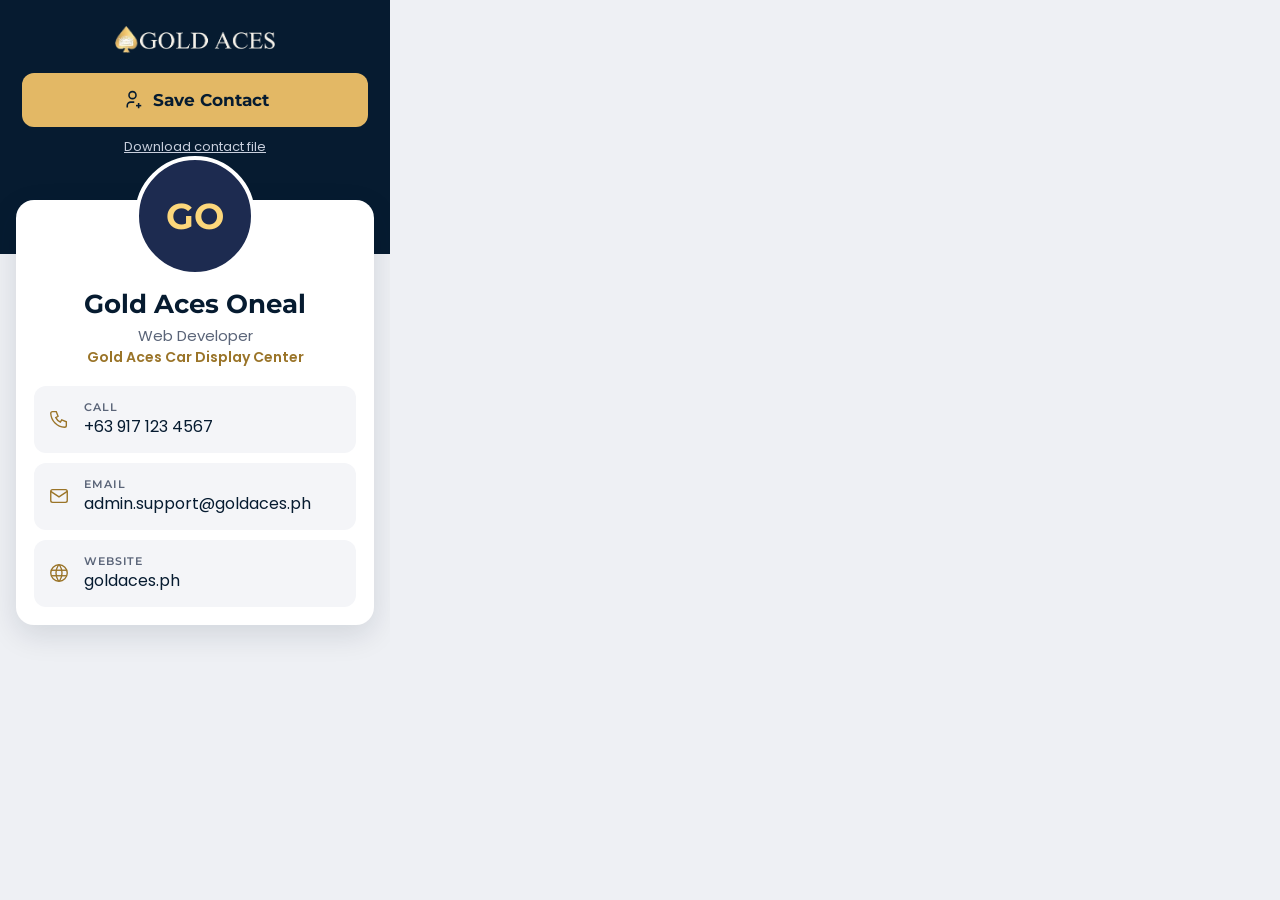
<file: .impeccable/mocks/decision/canon.html>
<!doctype html><html lang="en"><head><meta charset="utf-8"><meta name="viewport" content="width=390">
<link rel="preconnect" href="https://fonts.googleapis.com"><link rel="preconnect" href="https://fonts.gstatic.com" crossorigin>
<link href="https://fonts.googleapis.com/css2?family=Montserrat:wght@500;600;700;800&family=Poppins:wght@400;500;600&display=swap" rel="stylesheet">

<style>
*{box-sizing:border-box;margin:0}
html,body{width:390px;height:844px;overflow:hidden;background:#eef0f4;color:#061b30;font-family:Poppins,sans-serif}
.head{background:#061b30;padding:26px 22px 96px;text-align:center}
.logo{width:160px;display:block;margin:0 auto 20px}
.save{display:flex;align-items:center;justify-content:center;gap:10px;height:54px;border-radius:12px;background:#e3b865;color:#061b30;font:700 17px Montserrat}
.save svg{width:21px;height:21px;stroke:#061b30;fill:none;stroke-width:1.8}
.dl{display:inline-block;margin-top:10px;font-size:13px;color:#c8cfdd;text-decoration:underline}
.body{margin:-54px 16px 0;background:#fff;border-radius:18px;padding:0 18px 18px;text-align:center;box-shadow:0 10px 30px rgba(6,27,48,.12)}
.photo{width:120px;height:120px;border-radius:50%;margin:0 auto;transform:translateY(-44px);background:#1d2b50;display:grid;place-items:center;font:700 36px Montserrat;color:#fcd77b;border:4px solid #fff}
.txt{margin-top:-32px}
h1{font:700 26px Montserrat}
.role{margin-top:4px;color:#5a6478;font-size:15px}
.co{color:#9a7428;font-weight:600;font-size:14px}
.rows{list-style:none;padding:0;margin-top:18px;display:grid;gap:10px;text-align:left}
.rows li{display:flex;gap:14px;align-items:center;padding:14px;background:#f4f5f8;border-radius:12px}
.rows svg{width:22px;height:22px;stroke:#9a7428;fill:none;stroke-width:1.5}
.rows b{display:block;font:600 11px Montserrat;letter-spacing:.08em;text-transform:uppercase;color:#5a6478}
</style></head><body>
<div class="head"><img class="logo" src="[data-uri]" alt="Gold Aces">
<div class="save"><svg viewBox="0 0 24 24"><path d="M8 7a4 4 0 1 0 8 0a4 4 0 0 0 -8 0"/><path d="M16 19h6"/><path d="M19 16v6"/><path d="M6 21v-2a4 4 0 0 1 4 -4h4"/></svg>Save Contact</div><span class="dl">Download contact file</span></div>
<div class="body"><div class="photo">GO</div><div class="txt"><h1>Gold Aces Oneal</h1><p class="role">Web Developer</p><p class="co">Gold Aces Car Display Center</p></div>
<ul class="rows">
<li><svg viewBox="0 0 24 24"><path d="M5 4h4l2 5l-2.5 1.5a11 11 0 0 0 5 5l1.5 -2.5l5 2v4a2 2 0 0 1 -2 2a16 16 0 0 1 -15 -15a2 2 0 0 1 2 -2"/></svg><div><b>Call</b>+63 917 123 4567</div></li>
<li><svg viewBox="0 0 24 24"><path d="M3 7a2 2 0 0 1 2 -2h14a2 2 0 0 1 2 2v10a2 2 0 0 1 -2 2h-14a2 2 0 0 1 -2 -2v-10z"/><path d="M3 7l9 6l9 -6"/></svg><div><b>Email</b>admin.support@goldaces.ph</div></li>
<li><svg viewBox="0 0 24 24"><path d="M3 12a9 9 0 1 0 18 0a9 9 0 0 0 -18 0"/><path d="M3.6 9h16.8"/><path d="M3.6 15h16.8"/><path d="M11.5 3a17 17 0 0 0 0 18"/><path d="M12.5 3a17 17 0 0 1 0 18"/></svg><div><b>Website</b>goldaces.ph</div></li>
</ul></div></body></html>
</file>
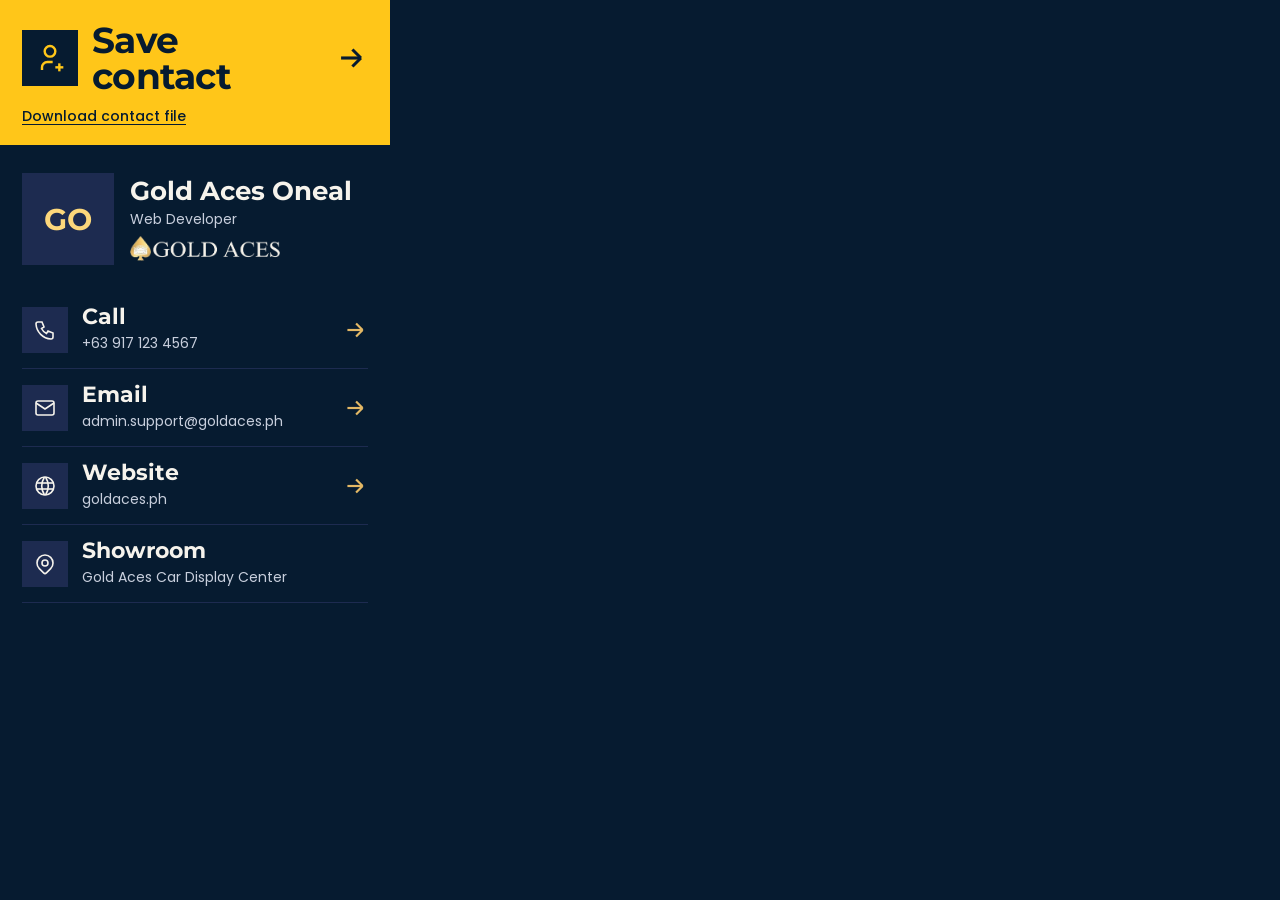
<file: .impeccable/mocks/decision/challenger-wayfinding.html>
<!doctype html><html lang="en"><head><meta charset="utf-8"><meta name="viewport" content="width=390">
<link rel="preconnect" href="https://fonts.googleapis.com"><link rel="preconnect" href="https://fonts.gstatic.com" crossorigin>
<link href="https://fonts.googleapis.com/css2?family=Montserrat:wght@500;600;700;800&family=Poppins:wght@400;500;600&display=swap" rel="stylesheet">

<style>
*{box-sizing:border-box;margin:0}
html,body{width:390px;height:844px;overflow:hidden;background:#061b30;color:#f6f3ec;font-family:Poppins,sans-serif}
.band{background:#ffc619;color:#061b30;padding:22px 22px 18px}
.band .row{display:flex;align-items:center;gap:14px}
.pict{width:56px;height:56px;background:#061b30;display:grid;place-items:center;flex:none}
.pict svg{width:32px;height:32px;stroke:#ffc619;fill:none;stroke-width:1.8}
.band h2{font:700 36px/1 Montserrat;letter-spacing:-.02em;flex:1}
.band .arr{width:34px;height:34px;stroke:#061b30;fill:none;stroke-width:2.2}
.band p{margin-top:12px;font:500 14px Poppins}
.band p u{text-underline-offset:3px}
.who{padding:28px 22px 8px;display:flex;gap:16px;align-items:center}
.photo{width:92px;height:92px;flex:none;background:#1d2b50;display:grid;place-items:center;font:700 30px Montserrat;color:#fcd77b}
h1{font:700 26px/1.1 Montserrat}
.role{margin-top:4px;font-size:14px;color:#c8cfdd}
.logo{width:150px;display:block;margin:6px 0 0}
.sign{list-style:none;padding:18px 22px 0}
.sign li{display:flex;align-items:center;gap:14px;height:78px;border-bottom:1px solid #1d2b50}
.sign .pict{width:46px;height:46px;background:#1d2b50}
.sign .pict svg{width:24px;height:24px;stroke:#f6f3ec;stroke-width:1.6}
.sign b{display:block;font:700 22px/1.1 Montserrat}
.sign span{display:block;font-size:14px;color:#c8cfdd;margin-top:3px}
.sign .t{flex:1}
.sign .arr{width:26px;height:26px;stroke:#e3b865;fill:none;stroke-width:2}
</style></head><body>
<div class="band">
  <div class="row"><div class="pict"><svg viewBox="0 0 24 24"><path d="M8 7a4 4 0 1 0 8 0a4 4 0 0 0 -8 0"/><path d="M16 19h6"/><path d="M19 16v6"/><path d="M6 21v-2a4 4 0 0 1 4 -4h4"/></svg></div><h2>Save contact</h2><svg class="arr" viewBox="0 0 24 24"><path d="M5 12l14 0"/><path d="M13 18l6 -6"/><path d="M13 6l6 6"/></svg></div>
  <p><u>Download contact file</u></p>
</div>
<div class="who"><div class="photo">GO</div><div><h1>Gold Aces Oneal</h1><p class="role">Web Developer</p><img class="logo" src="[data-uri]" alt="Gold Aces"></div></div>
<ul class="sign">
  <li><div class="pict"><svg viewBox="0 0 24 24"><path d="M5 4h4l2 5l-2.5 1.5a11 11 0 0 0 5 5l1.5 -2.5l5 2v4a2 2 0 0 1 -2 2a16 16 0 0 1 -15 -15a2 2 0 0 1 2 -2"/></svg></div><div class="t"><b>Call</b><span>+63 917 123 4567</span></div><svg class="arr" viewBox="0 0 24 24"><path d="M5 12l14 0"/><path d="M13 18l6 -6"/><path d="M13 6l6 6"/></svg></li>
  <li><div class="pict"><svg viewBox="0 0 24 24"><path d="M3 7a2 2 0 0 1 2 -2h14a2 2 0 0 1 2 2v10a2 2 0 0 1 -2 2h-14a2 2 0 0 1 -2 -2v-10z"/><path d="M3 7l9 6l9 -6"/></svg></div><div class="t"><b>Email</b><span>admin.support@goldaces.ph</span></div><svg class="arr" viewBox="0 0 24 24"><path d="M5 12l14 0"/><path d="M13 18l6 -6"/><path d="M13 6l6 6"/></svg></li>
  <li><div class="pict"><svg viewBox="0 0 24 24"><path d="M3 12a9 9 0 1 0 18 0a9 9 0 0 0 -18 0"/><path d="M3.6 9h16.8"/><path d="M3.6 15h16.8"/><path d="M11.5 3a17 17 0 0 0 0 18"/><path d="M12.5 3a17 17 0 0 1 0 18"/></svg></div><div class="t"><b>Website</b><span>goldaces.ph</span></div><svg class="arr" viewBox="0 0 24 24"><path d="M5 12l14 0"/><path d="M13 18l6 -6"/><path d="M13 6l6 6"/></svg></li>
  <li><div class="pict"><svg viewBox="0 0 24 24"><path d="M9 11a3 3 0 1 0 6 0a3 3 0 0 0 -6 0"/><path d="M17.657 16.657l-4.243 4.243a2 2 0 0 1 -2.827 0l-4.244 -4.243a8 8 0 1 1 11.314 0z"/></svg></div><div class="t"><b>Showroom</b><span>Gold Aces Car Display Center</span></div></li>
</ul></body></html>
</file>
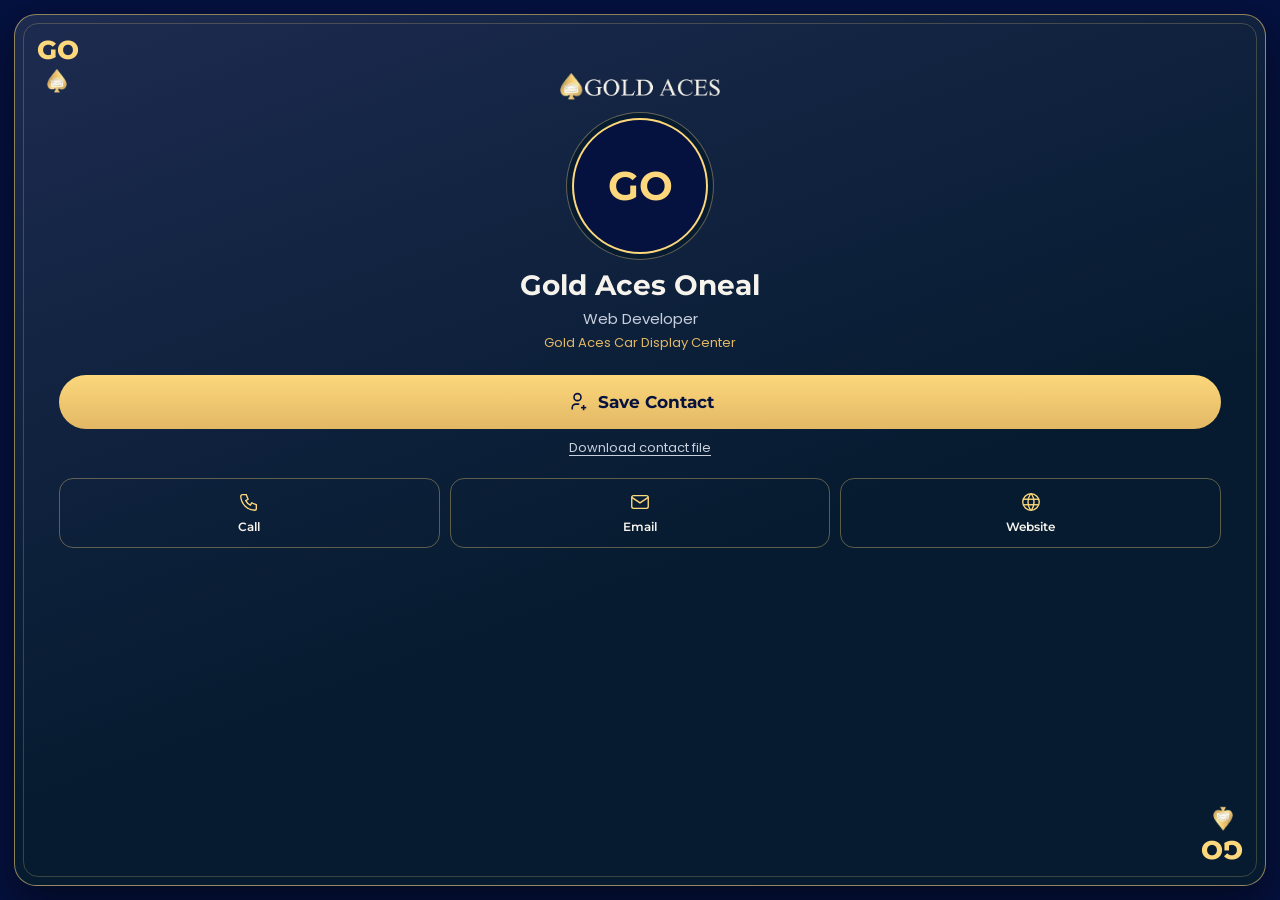
<file: .impeccable/mocks/decision/model-pick.html>
<!doctype html><html lang="en"><head><meta charset="utf-8"><meta name="viewport" content="width=390">
<link rel="preconnect" href="https://fonts.googleapis.com"><link rel="preconnect" href="https://fonts.gstatic.com" crossorigin>
<link href="https://fonts.googleapis.com/css2?family=Montserrat:wght@500;600;700;800&family=Poppins:wght@400;500;600&display=swap" rel="stylesheet">

<style>
*{box-sizing:border-box;margin:0}
html,body{width:390px;height:844px;overflow:hidden;background:#05113e;color:#f6f3ec;font-family:Poppins,sans-serif}
.card{position:absolute;inset:14px;border-radius:22px;background:linear-gradient(160deg,#1d2b50,#061b30 60%);box-shadow:0 18px 40px rgba(0,0,0,.45);border:1px solid rgba(252,215,123,.55)}
.card::after{content:"";position:absolute;inset:8px;border-radius:15px;border:1px solid rgba(252,215,123,.22)}
.idx{position:absolute;top:22px;left:22px;text-align:center;color:#fcd77b;font:800 26px/1 Montserrat}
.idx img{display:block;width:22px;margin:6px auto 0}
.idx.b{top:auto;left:auto;bottom:22px;right:22px;transform:rotate(180deg)}
.face{position:relative;padding:58px 44px 0;text-align:center}
.logo{width:160px;display:block;margin:0 auto 20px}
.photo{width:132px;height:132px;margin:0 auto 18px;border-radius:50%;background:#05113e;display:grid;place-items:center;font:700 40px Montserrat;color:#fcd77b;box-shadow:0 0 0 2px #fcd77b,0 0 0 7px #061b30,0 0 0 8px rgba(252,215,123,.35)}
h1{font:700 28px/1.1 Montserrat}
.role{margin-top:6px;font-size:15px;color:#c8cfdd}
.co{margin-top:3px;font-size:13px;color:#e3b865}
.save{display:flex;align-items:center;justify-content:center;gap:10px;height:54px;margin-top:22px;border-radius:27px;background:linear-gradient(180deg,#fcd77b,#e3b865);color:#05113e;font:700 17px Montserrat}
.save svg{width:21px;height:21px;stroke:#05113e;fill:none;stroke-width:1.8}
.dl{display:block;margin-top:9px;font-size:13px;color:#c8cfdd;text-decoration:underline;text-underline-offset:3px}
.acts{display:grid;grid-template-columns:repeat(3,1fr);gap:10px;margin-top:20px}
.acts div{height:70px;border-radius:14px;border:1px solid rgba(252,215,123,.35);display:flex;flex-direction:column;align-items:center;justify-content:center;gap:6px;font:600 12px Montserrat;color:#f6f3ec}
.acts svg{width:22px;height:22px;stroke:#fcd77b;fill:none;stroke-width:1.5}
</style></head><body>
<div class="card">
  <div class="idx">GO<img src="[data-uri]" alt=""></div>
  <div class="idx b">GO<img src="[data-uri]" alt=""></div>
  <div class="face">
    <img class="logo" src="[data-uri]" alt="Gold Aces">
    <div class="photo">GO</div>
    <h1>Gold Aces Oneal</h1>
    <p class="role">Web Developer</p>
    <p class="co">Gold Aces Car Display Center</p>
    <div class="save"><svg viewBox="0 0 24 24"><path d="M8 7a4 4 0 1 0 8 0a4 4 0 0 0 -8 0"/><path d="M16 19h6"/><path d="M19 16v6"/><path d="M6 21v-2a4 4 0 0 1 4 -4h4"/></svg>Save Contact</div>
    <span class="dl">Download contact file</span>
    <div class="acts">
      <div><svg viewBox="0 0 24 24"><path d="M5 4h4l2 5l-2.5 1.5a11 11 0 0 0 5 5l1.5 -2.5l5 2v4a2 2 0 0 1 -2 2a16 16 0 0 1 -15 -15a2 2 0 0 1 2 -2"/></svg>Call</div>
      <div><svg viewBox="0 0 24 24"><path d="M3 7a2 2 0 0 1 2 -2h14a2 2 0 0 1 2 2v10a2 2 0 0 1 -2 2h-14a2 2 0 0 1 -2 -2v-10z"/><path d="M3 7l9 6l9 -6"/></svg>Email</div>
      <div><svg viewBox="0 0 24 24"><path d="M3 12a9 9 0 1 0 18 0a9 9 0 0 0 -18 0"/><path d="M3.6 9h16.8"/><path d="M3.6 15h16.8"/><path d="M11.5 3a17 17 0 0 0 0 18"/><path d="M12.5 3a17 17 0 0 1 0 18"/></svg>Website</div>
    </div>
  </div>
</div></body></html>
</file>
